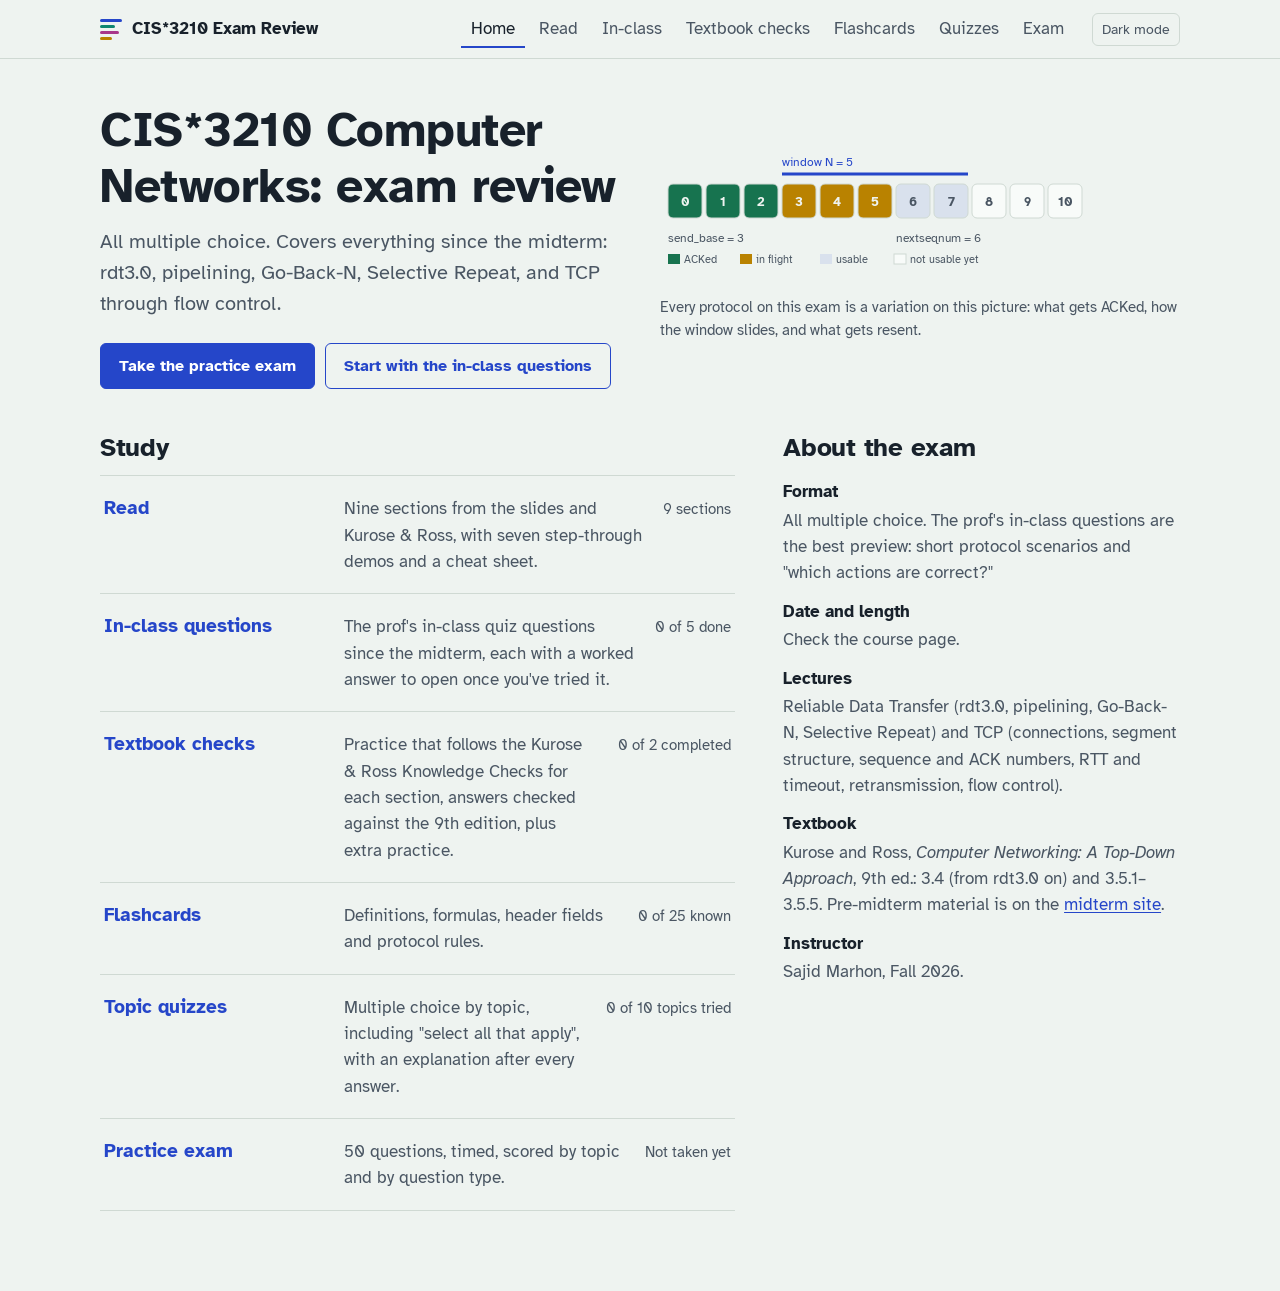
<file: index.html>
<!doctype html>
<html lang="en">
<head>
  <meta charset="utf-8">
  <meta name="viewport" content="width=device-width, initial-scale=1">
  <title>CIS*3210 Exam Review</title>
  <meta name="description" content="Reading notes, the prof's in-class questions, flashcards, topic quizzes and a timed practice exam for CIS*3210 Computer Networks.">
  <link rel="preconnect" href="https://fonts.googleapis.com">
  <link rel="preconnect" href="https://fonts.gstatic.com" crossorigin>
  <link href="https://fonts.googleapis.com/css2?family=Atkinson+Hyperlegible:wght@400;700&family=JetBrains+Mono:wght@400;600&display=swap" rel="stylesheet">
  <link rel="stylesheet" href="assets/style.css?v=20261027b">
  <link rel="icon" href="data:image/svg+xml,%3Csvg xmlns='http://www.w3.org/2000/svg' viewBox='0 0 16 16'%3E%3Crect x='0' y='1' width='16' height='3' rx='1' fill='%23a8378a'/%3E%3Crect x='2' y='5' width='14' height='3' rx='1' fill='%230e8570'/%3E%3Crect x='4' y='9' width='12' height='3' rx='1' fill='%232546c9'/%3E%3Crect x='7' y='13' width='9' height='3' rx='1' fill='%2318212b'/%3E%3C/svg%3E">
</head>
<body data-page="home">
  <header id="site-header"></header>
  <main>
    <section class="hero">
      <div>
        <h1>CIS*3210 Computer Networks: exam review</h1>
        <p class="when" id="when">All multiple choice. Covers everything since the midterm: rdt3.0, pipelining, Go-Back-N, Selective Repeat, and TCP through flow control.</p>
        <p class="countdown" id="countdown"></p>
        <div class="btn-row">
          <a class="btn" href="exam.html">Take the practice exam</a>
          <a class="btn secondary" href="review.html">Start with the in-class questions</a>
        </div>
      </div>
      <figure class="hero-fig" aria-label="A sliding window over sequence numbers: 0 to 2 acknowledged, 3 to 5 sent and not yet acknowledged, 6 and 7 usable, 8 onward not usable yet"><svg viewBox="0 0 430 130" role="img" aria-hidden="true" font-family="var(--font)"><path d="M122 24 h186" stroke="var(--accent)" stroke-width="3"/><text x="122" y="16" font-size="12" fill="var(--accent)">window N = 5</text><rect x="8" y="34" width="34" height="34" rx="5" fill="var(--ok)" stroke="var(--rule)"/><text x="25" y="56" text-anchor="middle" font-size="13" font-weight="700" fill="var(--paper)">0</text><rect x="46" y="34" width="34" height="34" rx="5" fill="var(--ok)" stroke="var(--rule)"/><text x="63" y="56" text-anchor="middle" font-size="13" font-weight="700" fill="var(--paper)">1</text><rect x="84" y="34" width="34" height="34" rx="5" fill="var(--ok)" stroke="var(--rule)"/><text x="101" y="56" text-anchor="middle" font-size="13" font-weight="700" fill="var(--paper)">2</text><rect x="122" y="34" width="34" height="34" rx="5" fill="var(--t3)" stroke="var(--rule)"/><text x="139" y="56" text-anchor="middle" font-size="13" font-weight="700" fill="var(--paper)">3</text><rect x="160" y="34" width="34" height="34" rx="5" fill="var(--t3)" stroke="var(--rule)"/><text x="177" y="56" text-anchor="middle" font-size="13" font-weight="700" fill="var(--paper)">4</text><rect x="198" y="34" width="34" height="34" rx="5" fill="var(--t3)" stroke="var(--rule)"/><text x="215" y="56" text-anchor="middle" font-size="13" font-weight="700" fill="var(--paper)">5</text><rect x="236" y="34" width="34" height="34" rx="5" fill="var(--accent-soft)" stroke="var(--rule)"/><text x="253" y="56" text-anchor="middle" font-size="13" font-weight="700" fill="var(--ink-2)">6</text><rect x="274" y="34" width="34" height="34" rx="5" fill="var(--accent-soft)" stroke="var(--rule)"/><text x="291" y="56" text-anchor="middle" font-size="13" font-weight="700" fill="var(--ink-2)">7</text><rect x="312" y="34" width="34" height="34" rx="5" fill="var(--paper-2)" stroke="var(--rule)"/><text x="329" y="56" text-anchor="middle" font-size="13" font-weight="700" fill="var(--ink-2)">8</text><rect x="350" y="34" width="34" height="34" rx="5" fill="var(--paper-2)" stroke="var(--rule)"/><text x="367" y="56" text-anchor="middle" font-size="13" font-weight="700" fill="var(--ink-2)">9</text><rect x="388" y="34" width="34" height="34" rx="5" fill="var(--paper-2)" stroke="var(--rule)"/><text x="405" y="56" text-anchor="middle" font-size="13" font-weight="700" fill="var(--ink-2)">10</text><text x="8" y="92" font-size="12" fill="var(--ink-2)">send_base = 3</text><text x="236" y="92" font-size="12" fill="var(--ink-2)">nextseqnum = 6</text><rect x="8" y="104" width="12" height="10" fill="var(--ok)"/><text x="24" y="113" font-size="11" fill="var(--ink-2)">ACKed</text><rect x="80" y="104" width="12" height="10" fill="var(--t3)"/><text x="96" y="113" font-size="11" fill="var(--ink-2)">in flight</text><rect x="160" y="104" width="12" height="10" fill="var(--accent-soft)"/><text x="176" y="113" font-size="11" fill="var(--ink-2)">usable</text><rect x="234" y="104" width="12" height="10" fill="var(--paper-2)" stroke="var(--rule)"/><text x="250" y="113" font-size="11" fill="var(--ink-2)">not usable yet</text></svg><figcaption class="lanes-caption">Every protocol on this exam is a variation on this picture: what gets ACKed, how the window slides, and what gets resent.</figcaption></figure>
    </section>

    <div class="home-grid">
      <section aria-labelledby="study-h">
        <h2 id="study-h" style="margin-top:0">Study</h2>
        <ul class="study-list">
          <li><a href="read.html"><span class="name">Read</span><span class="desc">Nine sections from the slides and Kurose &amp; Ross, with seven step-through demos and a cheat sheet.</span><span class="stat">9 sections</span></a></li>
          <li><a href="review.html"><span class="name">In-class questions</span><span class="desc">The prof's in-class quiz questions since the midterm, each with a worked answer to open once you've tried it.</span><span class="stat" id="stat-review"></span></a></li>
          <li><a href="knowledge.html"><span class="name">Textbook checks</span><span class="desc">Practice that follows the Kurose &amp; Ross Knowledge Checks for each section, answers checked against the 9th edition, plus extra practice.</span><span class="stat" id="stat-kc"></span></a></li>
          <li><a href="flashcards.html"><span class="name">Flashcards</span><span class="desc">Definitions, formulas, header fields and protocol rules.</span><span class="stat" id="stat-cards"></span></a></li>
          <li><a href="quiz.html"><span class="name">Topic quizzes</span><span class="desc">Multiple choice by topic, including "select all that apply", with an explanation after every answer.</span><span class="stat" id="stat-quiz"></span></a></li>
          <li><a href="exam.html"><span class="name">Practice exam</span><span class="desc">50 questions, timed, scored by topic and by question type.</span><span class="stat" id="stat-exam"></span></a></li>
        </ul>
      </section>

      <aside aria-labelledby="facts-h">
        <h2 id="facts-h" style="margin-top:0">About the exam</h2>
        <dl class="facts">
          <dt>Format</dt>
          <dd>All multiple choice. The prof's in-class questions are the best preview: short protocol scenarios and "which actions are correct?"</dd>
          <dt>Date and length</dt>
          <dd id="date-fact">Check the course page.</dd>
          <dt>Lectures</dt>
          <dd>Reliable Data Transfer (rdt3.0, pipelining, Go-Back-N, Selective Repeat) and TCP (connections, segment structure, sequence and ACK numbers, RTT and timeout, retransmission, flow control).</dd>
          <dt>Textbook</dt>
          <dd>Kurose and Ross, <em>Computer Networking: A Top-Down Approach</em>, 9th ed.: 3.4 (from rdt3.0 on) and 3.5.1–3.5.5. Pre-midterm material is on the <a href="https://akmcd.github.io/CIS3210/cis3210-study/">midterm site</a>.</dd>
          <dt>Instructor</dt>
          <dd>Sajid Marhon, Fall 2026.</dd>
        </dl>
      </aside>
    </div>
  </main>

  <script src="assets/common.js?v=20261027b"></script>
  <script src="data/flashcards.js?v=20261027b"></script>
  <script src="data/bank.js?v=20261027b"></script>
  <script src="data/review.js?v=20261027b"></script>
  <script src="data/kc-ref.js?v=20261027b"></script>
  <script>
    (function () {
      const S = window.Study;
      const d = S.daysUntilExam();
      const cd = document.getElementById('countdown');
      if (d === null) cd.textContent = '';
      else if (d > 1) cd.innerHTML = '<strong>' + d + '</strong> days to go.';
      else if (d === 1) cd.innerHTML = '<strong>Tomorrow.</strong> Skim the cheat sheet and sleep.';
      else if (d === 0) cd.innerHTML = '<strong>Today.</strong> Good luck.';
      else cd.textContent = 'The exam date has passed.';
      if (S.EXAM_DATE) {
        document.getElementById('date-fact').textContent = S.EXAM_DATE.toLocaleDateString(undefined, { weekday: 'long', month: 'long', day: 'numeric' }) + '.';
      }

      document.getElementById('stat-kc').textContent = Object.keys(S.store.get('kcRefProgress', {})).length + ' of ' + window.KC_REF.SECTIONS.length + ' completed';
      const known = S.store.get('cardsKnown', []);
      document.getElementById('stat-cards').textContent = known.length + ' of ' + window.FLASHCARDS.length + ' known';

      const rdone = S.store.get('reviewDone', []);
      document.getElementById('stat-review').textContent = rdone.length + ' of ' + window.REVIEW_BANK.length + ' done';

      const best = S.store.get('quizBest', {});
      const done = S.TOPIC_ORDER.filter(t => best[t]).length;
      document.getElementById('stat-quiz').textContent = done + ' of ' + S.TOPIC_ORDER.length + ' topics tried';

      const attempts = S.store.get('examAttempts', []);
      document.getElementById('stat-exam').textContent = attempts.length
        ? 'Best ' + Math.max.apply(null, attempts.map(a => Math.round(100 * a.score / a.total))) + '%'
        : 'Not taken yet';
    })();
  </script>
</body>
</html>
</file>
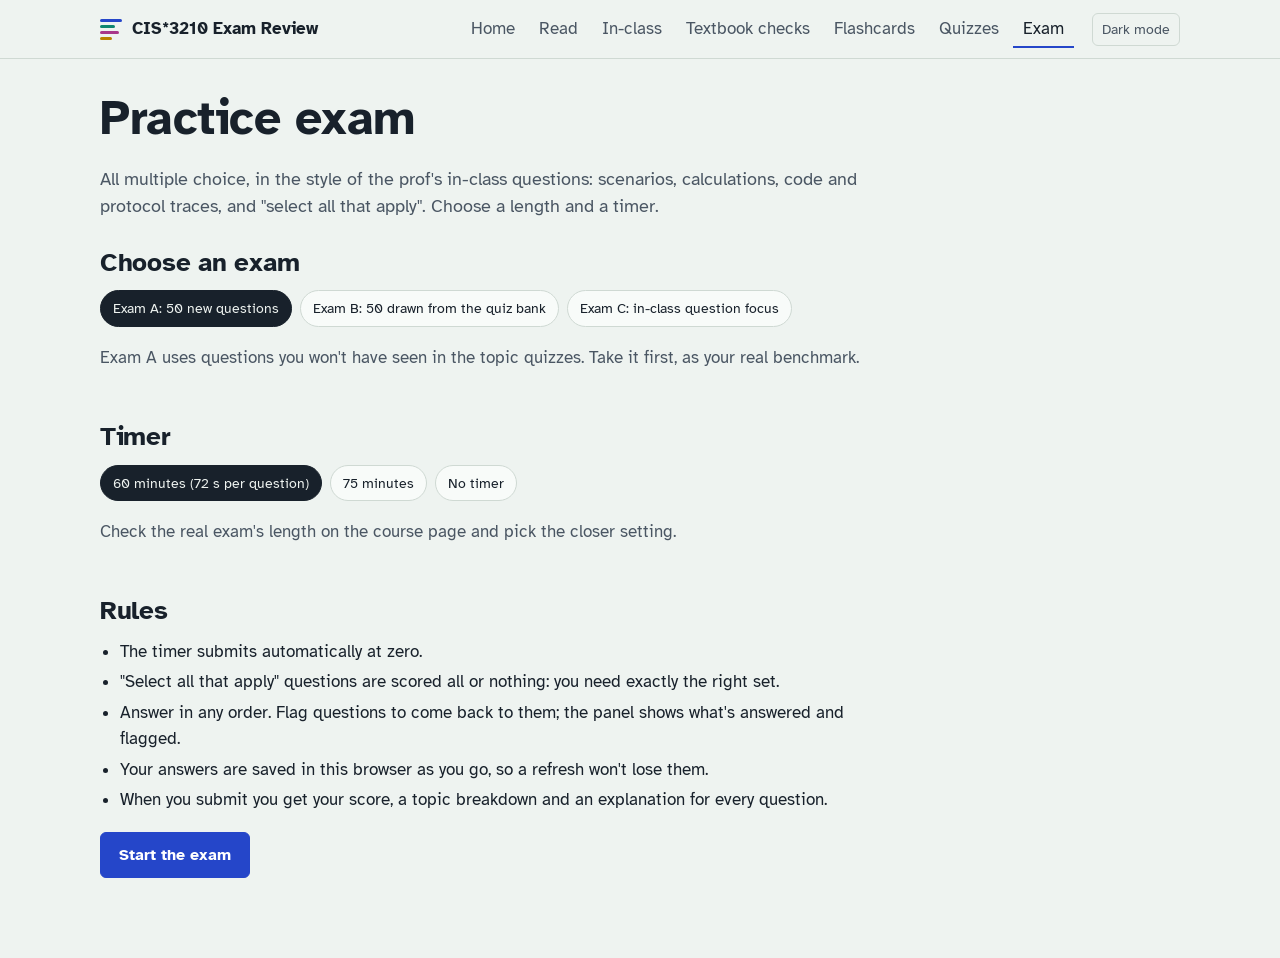
<file: exam.html>
<!doctype html>
<html lang="en">
<head>
  <meta charset="utf-8">
  <meta name="viewport" content="width=device-width, initial-scale=1">
  <title>Practice exam — CIS*3210 Exam Review</title>
  <link rel="preconnect" href="https://fonts.googleapis.com">
  <link rel="preconnect" href="https://fonts.gstatic.com" crossorigin>
  <link href="https://fonts.googleapis.com/css2?family=Atkinson+Hyperlegible:wght@400;700&family=JetBrains+Mono:wght@400;600&display=swap" rel="stylesheet">
  <link rel="stylesheet" href="assets/style.css?v=20261027b">
</head>
<body data-page="exam">
  <header id="site-header"></header>
  <main>
    <!-- Start -->
    <div id="start" class="start-panel">
      <div class="page-head">
        <h1>Practice exam</h1>
        <p>All multiple choice, in the style of the prof's in-class questions: scenarios, calculations, code and protocol traces, and "select all that apply". Choose a length and a timer.</p>
      </div>
      <h2 style="margin-top:0">Choose an exam</h2>
      <div class="chip-row" role="radiogroup" aria-label="Exam version" id="versions">
        <button class="chip" type="button" role="radio" data-v="A" aria-pressed="true" aria-checked="true">Exam A: 50 new questions</button>
        <button class="chip" type="button" role="radio" data-v="B" aria-pressed="false" aria-checked="false">Exam B: 50 drawn from the quiz bank</button>
        <button class="chip" type="button" role="radio" data-v="C" aria-pressed="false" aria-checked="false">Exam C: in-class question focus</button>
      </div>
      <p class="muted" id="version-note">Exam A uses questions you won't have seen in the topic quizzes. Take it first, as your real benchmark.</p>
      <h2>Timer</h2>
      <div class="chip-row" role="radiogroup" aria-label="Time limit" id="timers">
        <button class="chip" type="button" role="radio" data-m="60" aria-pressed="true" aria-checked="true">60 minutes (72 s per question)</button>
        <button class="chip" type="button" role="radio" data-m="75" aria-pressed="false" aria-checked="false">75 minutes</button>
        <button class="chip" type="button" role="radio" data-m="0" aria-pressed="false" aria-checked="false">No timer</button>
      </div>
      <p class="muted">Check the real exam's length on the course page and pick the closer setting.</p>
      <h2>Rules</h2>
      <ul class="rules">
        <li>The timer submits automatically at zero.</li>
        <li>"Select all that apply" questions are scored all or nothing: you need exactly the right set.</li>
        <li>Answer in any order. Flag questions to come back to them; the panel shows what's answered and flagged.</li>
        <li>Your answers are saved in this browser as you go, so a refresh won't lose them.</li>
        <li>When you submit you get your score, a topic breakdown and an explanation for every question.</li>
      </ul>
      <div class="btn-row" style="margin-top:18px">
        <button class="btn" type="button" id="begin">Start the exam</button>
        <button class="btn secondary" type="button" id="resume" hidden>Resume exam in progress</button>
      </div>
      <div id="history"></div>
    </div>

    <!-- In progress -->
    <div id="exam" hidden>
      <div class="exam-layout">
        <div id="questions"></div>
        <aside class="exam-side" id="side" aria-label="Exam progress">
          <div class="timer" id="timer" role="timer" aria-live="off">60:00</div>
          <div class="pace" id="pace"></div>
          <div class="btn-row" style="margin-bottom:8px">
            <button class="btn" type="button" id="submit">Submit exam</button>
            <button class="btn quiet grid-toggle" type="button" id="toggle-grid" aria-expanded="false">Questions</button>
          </div>
          <div class="qgrid" id="grid"></div>
          <div class="legend">
            <span><span class="kbd" style="background:var(--ink);color:var(--paper)">12</span> answered</span>
            <span><span class="kbd">12</span> not answered; a gold dot means flagged</span>
          </div>
        </aside>
      </div>
    </div>

    <!-- Results -->
    <div id="results" hidden>
      <div class="exam-layout">
        <div>
          <h1 id="res-title">Exam results</h1>
          <p class="score-big" id="res-score"></p>
          <p class="muted" id="res-sub"></p>
          <h2>By topic</h2>
          <div class="table-wrap"><table class="breakdown" id="by-topic"></table></div>
          <h2>By question type</h2>
          <div class="table-wrap"><table class="breakdown" id="by-kind"></table></div>
          <h2>Review</h2>
          <div class="chip-row" id="review-filter" role="group" aria-label="Show">
            <button class="chip" type="button" data-f="missed" aria-pressed="true">Missed</button>
            <button class="chip" type="button" data-f="flagged" aria-pressed="false">Flagged</button>
            <button class="chip" type="button" data-f="all" aria-pressed="false">All questions</button>
          </div>
          <div id="review"></div>
          <div class="btn-row" style="margin-top:20px">
            <button class="btn" type="button" id="new-exam">Take another exam</button>
            <a class="btn secondary" href="quiz.html">Practice weak topics</a>
          </div>
        </div>
        <aside class="exam-side">
          <div class="qgrid" id="res-grid" style="display:grid"></div>
          <div class="legend"><span>Green = correct, red = wrong or blank. Click a number to jump to it.</span></div>
        </aside>
      </div>
    </div>
  </main>

  <script src="assets/common.js?v=20261027b"></script>
  <script src="data/bank.js?v=20261027b"></script>
  <script src="data/review.js?v=20261027b"></script>
  <script src="data/exam.js?v=20261027b"></script>
  <script>
  (function () {
    const S = window.Study;
    const el = id => document.getElementById(id);
    const LETTERS = ['A', 'B', 'C', 'D', 'E', 'F', 'G', 'H', 'I'];
    const BY_ID = {};
    window.QUIZ_BANK.concat(window.EXAM_A).forEach(q => { BY_ID[q.id] = q; });

    let version = 'A', minutes = 60, st = null, tick = null;

    /* ---------- start screen ---------- */
    function radio(host, attr, onPick) {
      host.querySelectorAll('button').forEach(b => b.addEventListener('click', () => {
        host.querySelectorAll('button').forEach(x => { x.setAttribute('aria-pressed', String(x === b)); x.setAttribute('aria-checked', String(x === b)); });
        onPick(b.dataset[attr]);
      }));
    }
    radio(el('versions'), 'v', v => {
      version = v;
      el('version-note').textContent = v === 'A'
        ? 'Exam A uses questions you won\'t have seen in the topic quizzes. Take it first, as your real benchmark.'
        : v === 'C'
        ? 'Exam C has all ' + window.REVIEW_BANK.length + ' questions built from the prof\'s in-class questions, plus ' + (50 - window.REVIEW_BANK.length) + ' drawn from the other topics.'
        : 'Exam B draws a fresh random 50 from the quiz bank each time, spread across all topics.';
    });
    radio(el('timers'), 'm', m => { minutes = Number(m); });

    const byTopic = (a, b) => S.TOPIC_ORDER.indexOf(a.topic) - S.TOPIC_ORDER.indexOf(b.topic);

    function buildExamC() {
      const review = window.REVIEW_BANK.slice();
      const others = S.shuffle(window.QUIZ_BANK.filter(q => q.topic !== 'review')).slice(0, 50 - review.length);
      return others.concat(review).sort(byTopic);
    }

    function buildExamB() {
      const bank = window.QUIZ_BANK;
      const picked = [];
      S.TOPIC_ORDER.forEach(t => {
        const pool = S.shuffle(bank.filter(q => q.topic === t));
        picked.push.apply(picked, pool.slice(0, Math.round(50 * pool.length / bank.length)));
      });
      const rest = S.shuffle(bank.filter(q => picked.indexOf(q) < 0));
      while (picked.length < 50) picked.push(rest.shift());
      while (picked.length > 50) picked.pop();
      return picked.sort(byTopic);
    }

    function begin() {
      const qs = version === 'A' ? window.EXAM_A.slice() : version === 'C' ? buildExamC() : buildExamB();
      const orders = {};
      qs.forEach(q => { orders[q.id] = S.optionOrder(q); });
      st = { version: version, ids: qs.map(q => q.id), orders: orders, answers: {}, flags: {}, start: Date.now(), minutes: minutes };
      save();
      openExam();
    }

    function save() { S.store.set('examInProgress', st); }
    const duration = () => st.minutes * 60 * 1000;
    const isAnswered = id => S.answered(st.answers[id]);

    function showHistory() {
      const attempts = S.store.get('examAttempts', []);
      const inProgress = S.store.get('examInProgress', null);
      el('resume').hidden = !inProgress;
      if (!attempts.length) { el('history').innerHTML = ''; return; }
      el('history').innerHTML = '<h2>Past attempts</h2><div class="table-wrap"><table><thead><tr><th>Date</th><th>Exam</th><th>Score</th><th>Time used</th></tr></thead><tbody>' +
        attempts.slice().reverse().map(a => '<tr><td>' + new Date(a.when).toLocaleString() + '</td><td>' + a.version + '</td><td>' + a.score + ' / ' + a.total + ' (' + Math.round(100 * a.score / a.total) + '%)</td><td>' + (a.used === null ? 'Untimed' : fmtTime(a.used)) + '</td></tr>').join('') +
        '</tbody></table></div>';
    }

    /* ---------- exam ---------- */
    function optionButtons(q, i) {
      const ord = st.orders[q.id], multi = S.isMulti(q), mine = st.answers[q.id];
      const isOn = oi => multi ? Array.isArray(mine) && mine.indexOf(oi) >= 0 : mine === oi;
      return '<div class="options" role="' + (multi ? 'group' : 'radiogroup') + '" aria-label="Question ' + (i + 1) + ' choices">' +
        ord.map((oi, k) => '<button class="option' + (multi ? ' multi' : '') + '" type="button" role="' + (multi ? 'checkbox' : 'radio') + '" data-i="' + i + '" data-o="' + oi + '" aria-checked="' + isOn(oi) + '"><span class="letter">' + LETTERS[k] + '</span><span>' + S.md(q.options[oi]) + '</span></button>').join('') +
        '</div>';
    }

    function openExam() {
      el('start').hidden = true; el('results').hidden = true; el('exam').hidden = false;
      const qs = st.ids.map(id => BY_ID[id]);
      el('questions').innerHTML = qs.map((q, i) =>
        '<section class="exam-q" id="q-' + i + '">' +
        '<div class="q-meta"><span>Question ' + (i + 1) + ' of ' + qs.length + '</span><span>' + S.KIND_LABEL[q.kind] + '</span></div>' +
        S.stemHTML(q) + optionButtons(q, i) +
        '<div class="btn-row"><button class="btn quiet flag-btn" type="button" data-i="' + i + '" aria-pressed="' + Boolean(st.flags[q.id]) + '">' + (st.flags[q.id] ? 'Flagged' : 'Flag for review') + '</button>' +
        '<button class="btn quiet clear-btn" type="button" data-i="' + i + '">Clear answer</button></div></section>').join('');

      el('questions').querySelectorAll('.option').forEach(b => b.addEventListener('click', () => {
        const i = Number(b.dataset.i), q = BY_ID[st.ids[i]], oi = Number(b.dataset.o);
        if (S.isMulti(q)) {
          const cur = Array.isArray(st.answers[q.id]) ? st.answers[q.id].slice() : [];
          const at = cur.indexOf(oi);
          if (at >= 0) cur.splice(at, 1); else cur.push(oi);
          if (cur.length) st.answers[q.id] = cur.sort(); else delete st.answers[q.id];
          b.setAttribute('aria-checked', String(at < 0));
        } else {
          st.answers[q.id] = oi;
          b.parentElement.querySelectorAll('.option').forEach(x => x.setAttribute('aria-checked', String(x === b)));
        }
        save(); updateGrid();
      }));
      el('questions').querySelectorAll('.flag-btn').forEach(b => b.addEventListener('click', () => {
        const q = BY_ID[st.ids[Number(b.dataset.i)]];
        st.flags[q.id] = !st.flags[q.id];
        b.setAttribute('aria-pressed', String(st.flags[q.id]));
        b.textContent = st.flags[q.id] ? 'Flagged' : 'Flag for review';
        save(); updateGrid();
      }));
      el('questions').querySelectorAll('.clear-btn').forEach(b => b.addEventListener('click', () => {
        const i = Number(b.dataset.i), q = BY_ID[st.ids[i]];
        delete st.answers[q.id];
        el('q-' + i).querySelectorAll('.option').forEach(x => x.setAttribute('aria-checked', 'false'));
        save(); updateGrid();
      }));

      el('grid').innerHTML = st.ids.map((id, i) => '<button type="button" data-i="' + i + '">' + (i + 1) + '</button>').join('');
      el('grid').querySelectorAll('button').forEach(b => b.addEventListener('click', () => jump(Number(b.dataset.i))));
      updateGrid();

      clearInterval(tick);
      if (st.minutes) { tick = setInterval(updateTimer, 1000); updateTimer(); }
      else { el('timer').textContent = 'Untimed'; }
      window.scrollTo(0, 0);
    }

    function jump(i) {
      const target = el('q-' + i) || el('rq-' + i);
      if (target) target.scrollIntoView({ behavior: 'smooth', block: 'start' });
      el('side').classList.remove('open'); el('toggle-grid').setAttribute('aria-expanded', 'false');
    }

    function updateGrid() {
      const n = st.ids.filter(isAnswered).length;
      el('grid').querySelectorAll('button').forEach((b, i) => {
        const id = st.ids[i];
        b.classList.toggle('answered', isAnswered(id));
        b.classList.toggle('flagged', Boolean(st.flags[id]));
        b.setAttribute('aria-label', 'Question ' + (i + 1) + (isAnswered(id) ? ', answered' : ', not answered') + (st.flags[id] ? ', flagged' : ''));
      });
      el('submit').textContent = 'Submit exam (' + n + '/' + st.ids.length + ')';
      if (!st.minutes) el('pace').textContent = n + ' of ' + st.ids.length + ' answered';
    }

    function fmtTime(ms) {
      const s = Math.max(0, Math.round(ms / 1000));
      return Math.floor(s / 60) + ':' + String(s % 60).padStart(2, '0');
    }

    function updateTimer() {
      const elapsed = Date.now() - st.start;
      const left = duration() - elapsed;
      el('timer').textContent = fmtTime(left);
      el('timer').classList.toggle('low', left < 5 * 60 * 1000);
      const per = duration() / st.ids.length;
      const target = Math.min(st.ids.length, Math.floor(elapsed / per) + 1);
      const n = st.ids.filter(isAnswered).length;
      el('pace').textContent = n + ' of ' + st.ids.length + ' answered. On pace you\'d be at question ' + target + '.';
      if (left <= 0) { clearInterval(tick); submit(true); }
    }

    function submit(auto) {
      const blank = st.ids.filter(id => !isAnswered(id)).length;
      if (!auto && blank > 0 && !window.confirm(blank + ' question' + (blank === 1 ? ' is' : 's are') + ' unanswered. Submit anyway?')) return;
      clearInterval(tick);
      const qs = st.ids.map(id => BY_ID[id]);
      const score = qs.filter(q => S.isCorrect(q, st.answers[q.id])).length;
      const used = st.minutes ? Math.min(Date.now() - st.start, duration()) : null;
      const attempts = S.store.get('examAttempts', []);
      attempts.push({ when: Date.now(), version: st.version, score: score, total: qs.length, used: used });
      S.store.set('examAttempts', attempts);
      S.store.remove('examInProgress');
      showResults(qs, score, used, auto);
    }

    /* ---------- results ---------- */
    let reviewFilter = 'missed', lastQs = [];
    function showResults(qs, score, used, auto) {
      lastQs = qs;
      el('exam').hidden = true; el('results').hidden = false;
      const pct = Math.round(100 * score / qs.length);
      el('res-title').textContent = 'Exam ' + st.version + ' results';
      el('res-score').textContent = score + ' / ' + qs.length + ' (' + pct + '%)';
      el('res-sub').textContent = (auto ? 'Time ran out. ' : '') + (used === null ? 'Untimed attempt.' : 'Time used: ' + fmtTime(used) + ' of ' + st.minutes + ':00.');

      function table(keys, keyOf, label) {
        const rows = keys.map(k => {
          const sub = qs.filter(q => keyOf(q) === k);
          if (!sub.length) return '';
          const right = sub.filter(q => S.isCorrect(q, st.answers[q.id])).length;
          const p = Math.round(100 * right / sub.length);
          return '<tr><td>' + S.esc(label(k)) + '</td><td class="bar-cell"><div class="mini-bar"><span style="width:' + p + '%"></span></div></td><td>' + right + ' / ' + sub.length + '</td></tr>';
        }).join('');
        return '<thead><tr><th>Area</th><th class="bar-cell">Score</th><th>Correct</th></tr></thead><tbody>' + rows + '</tbody>';
      }
      el('by-topic').innerHTML = table(S.TOPIC_ORDER, q => q.topic, k => S.TOPICS[k]);
      el('by-kind').innerHTML = table(['concept', 'scenario', 'calc', 'code', 'multi'], q => S.isMulti(q) ? 'multi' : q.kind,
        k => k === 'multi' ? 'Select all that apply (any type)' : S.KIND_LABEL[k]);

      el('res-grid').innerHTML = qs.map((q, i) => '<button type="button" data-i="' + i + '" class="' + (S.isCorrect(q, st.answers[q.id]) ? 'right' : 'miss') + '">' + (i + 1) + '</button>').join('');
      el('res-grid').querySelectorAll('button').forEach(b => b.addEventListener('click', () => {
        if (reviewFilter !== 'all') setFilter('all');
        jump(Number(b.dataset.i));
      }));
      renderReview();
      window.scrollTo(0, 0);
    }

    function setFilter(f) {
      reviewFilter = f;
      el('review-filter').querySelectorAll('button').forEach(x => x.setAttribute('aria-pressed', String(x.dataset.f === f)));
      renderReview();
    }
    el('review-filter').querySelectorAll('button').forEach(b => b.addEventListener('click', () => setFilter(b.dataset.f)));

    function renderReview() {
      const items = lastQs.map((q, i) => ({ q: q, i: i })).filter(o => {
        const ok = S.isCorrect(o.q, st.answers[o.q.id]);
        return reviewFilter === 'all' || (reviewFilter === 'missed' && !ok) || (reviewFilter === 'flagged' && st.flags[o.q.id]);
      });
      if (!items.length) {
        el('review').innerHTML = '<p>' + (reviewFilter === 'missed' ? 'You missed nothing.' : 'You didn\'t flag any questions.') + '</p>';
        return;
      }
      el('review').innerHTML = items.map(o => {
        const q = o.q, ord = st.orders[q.id], mine = st.answers[q.id], ok = S.isCorrect(q, mine);
        const chose = oi => Array.isArray(mine) ? mine.indexOf(oi) >= 0 : mine === oi;
        return '<section class="exam-q" id="rq-' + o.i + '"><div class="q-meta"><span>Question ' + (o.i + 1) + '</span><span>' + S.TOPICS[q.topic] + '</span><span>' + S.KIND_LABEL[q.kind] + '</span></div>' +
          S.stemHTML(q) + '<div class="options">' +
          ord.map((oi, k) => {
            const right = S.isRightOption(q, oi), c = chose(oi);
            const cls = right && c ? ' correct' : right ? (S.isMulti(q) ? ' missed' : ' correct') : c ? ' wrong' : '';
            return '<div class="option' + (S.isMulti(q) ? ' multi' : '') + cls + '"><span class="letter">' + LETTERS[k] + '</span><span>' + S.md(q.options[oi]) +
              (q.explain ? '<span class="opt-why">' + S.md(q.explain[oi]) + '</span>' : '') + '</span></div>';
          }).join('') +
          '</div><div class="feedback ' + (ok ? 'ok' : 'no') + '"><strong>' + (ok ? 'Correct.' : (!S.answered(mine) ? 'Not answered.' : 'Incorrect.')) + '</strong>' + S.md(q.why) + '</div>' + S.extrasHTML(q) + '</section>';
      }).join('');
    }

    /* ---------- wiring ---------- */
    el('begin').addEventListener('click', () => {
      if (S.store.get('examInProgress', null) && !window.confirm('Start a new exam? Your exam in progress will be discarded.')) return;
      begin();
    });
    el('resume').addEventListener('click', () => {
      st = S.store.get('examInProgress', null);
      if (!st || !st.ids.every(id => BY_ID[id])) { S.store.remove('examInProgress'); showHistory(); return; }
      if (st.minutes === undefined) st.minutes = 60;
      if (st.minutes && Date.now() - st.start >= duration()) { openExam(); submit(true); return; }
      openExam();
    });
    el('submit').addEventListener('click', () => submit(false));
    el('toggle-grid').addEventListener('click', () => {
      const open = el('side').classList.toggle('open');
      el('toggle-grid').setAttribute('aria-expanded', String(open));
    });
    el('new-exam').addEventListener('click', () => {
      el('results').hidden = true; el('start').hidden = false; showHistory(); window.scrollTo(0, 0);
    });

    showHistory();
  })();
  </script>
</body>
</html>
</file>
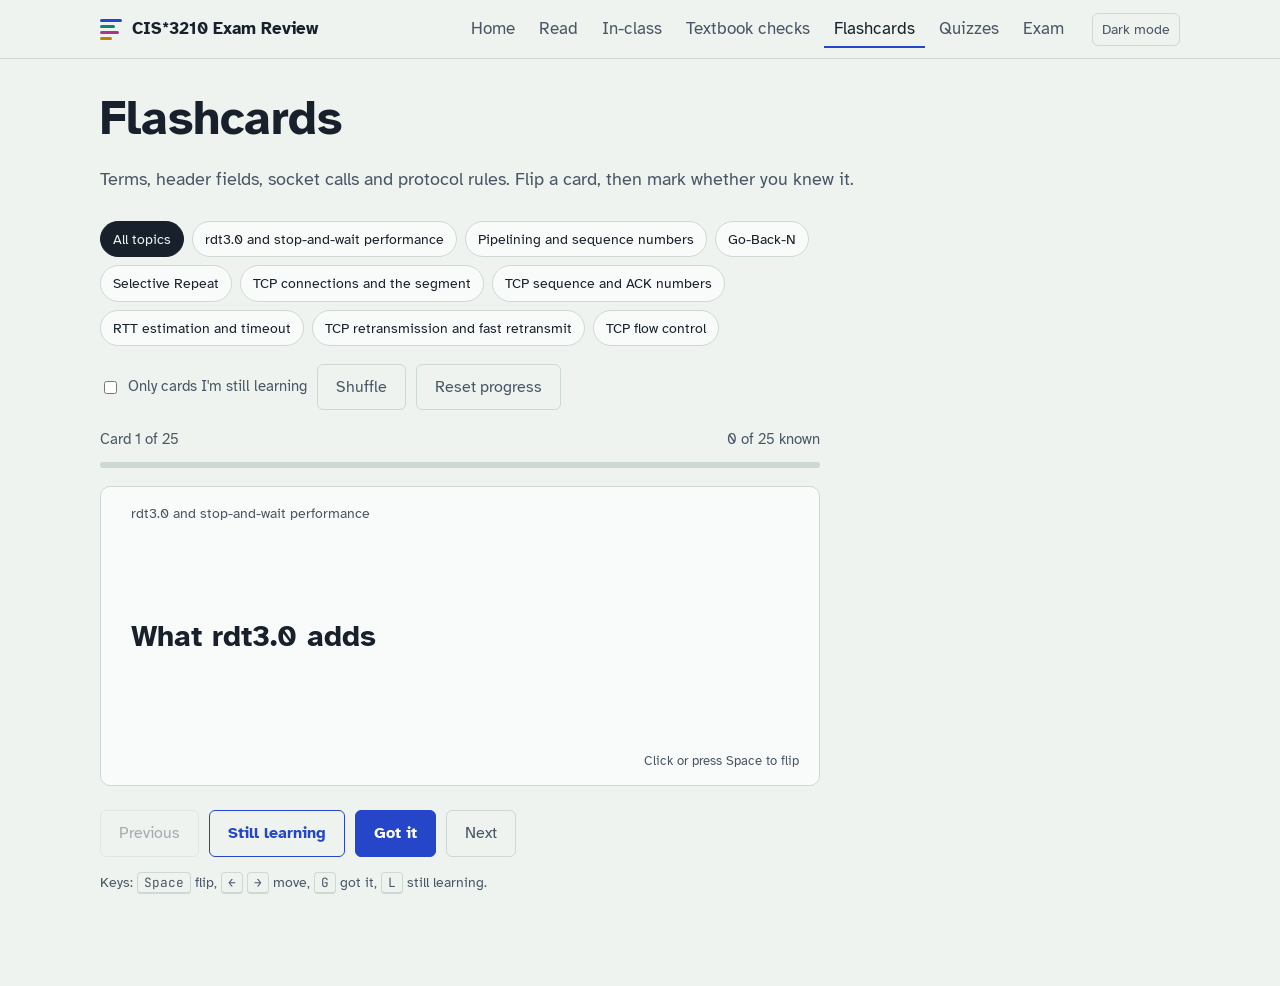
<file: flashcards.html>
<!doctype html>
<html lang="en">
<head>
  <meta charset="utf-8">
  <meta name="viewport" content="width=device-width, initial-scale=1">
  <title>Flashcards — CIS*3210 Exam Review</title>
  <link rel="preconnect" href="https://fonts.googleapis.com">
  <link rel="preconnect" href="https://fonts.gstatic.com" crossorigin>
  <link href="https://fonts.googleapis.com/css2?family=Atkinson+Hyperlegible:wght@400;700&family=JetBrains+Mono:wght@400;600&display=swap" rel="stylesheet">
  <link rel="stylesheet" href="assets/style.css?v=20261027b">
</head>
<body data-page="flashcards">
  <header id="site-header"></header>
  <main>
    <div class="page-head">
      <h1>Flashcards</h1>
      <p>Terms, header fields, socket calls and protocol rules. Flip a card, then mark whether you knew it.</p>
    </div>

    <div class="fc-wrap">
      <div class="chip-row" id="topics" role="group" aria-label="Topic"></div>
      <div class="btn-row" style="margin-bottom:18px">
        <label class="inline"><input type="checkbox" id="learning-only"> Only cards I'm still learning</label>
        <button class="btn quiet" type="button" id="shuffle">Shuffle</button>
        <button class="btn quiet" type="button" id="reset">Reset progress</button>
      </div>

      <div class="fc-meta"><span id="position"></span><span id="known-count"></span></div>
      <div class="fc-progress" aria-hidden="true"><span id="known-bar"></span></div>

      <div id="stage">
        <div class="card-stage">
          <button class="flashcard" id="card" type="button" aria-live="polite">
            <div class="face front"><span class="topic-tag" id="front-topic"></span><div class="text" id="front-text"></div><span class="hint">Click or press Space to flip</span></div>
            <div class="face back"><span class="topic-tag" id="back-topic"></span><div class="text" id="back-text"></div></div>
          </button>
        </div>
        <div class="btn-row">
          <button class="btn quiet" type="button" id="prev">Previous</button>
          <button class="btn secondary" type="button" id="again">Still learning</button>
          <button class="btn" type="button" id="got">Got it</button>
          <button class="btn quiet" type="button" id="next">Next</button>
        </div>
        <p class="muted" style="margin-top:14px;font-size:0.9rem">Keys: <span class="kbd">Space</span> flip, <span class="kbd">←</span> <span class="kbd">→</span> move, <span class="kbd">G</span> got it, <span class="kbd">L</span> still learning.</p>
      </div>
      <div id="empty" hidden>
        <p class="lead"><strong>You know every card in this set.</strong></p>
        <p>Turn off "Only cards I'm still learning" to review them all, or pick another topic.</p>
      </div>
    </div>
  </main>

  <script src="assets/common.js?v=20261027b"></script>
  <script src="data/flashcards.js?v=20261027b"></script>
  <script>
  (function () {
    const S = window.Study;
    const ALL = window.FLASHCARDS.map((c, i) => Object.assign({ key: c.topic + ':' + c.front }, c));
    let known = new Set(S.store.get('cardsKnown', []));
    let topic = 'all', learningOnly = false, deck = [], pos = 0;

    const el = id => document.getElementById(id);
    const card = el('card');

    function saveKnown() { S.store.set('cardsKnown', Array.from(known)); }

    function buildTopics() {
      const host = el('topics');
      const opts = [['all', 'All topics']].concat(S.TOPIC_ORDER.filter(t => ALL.some(c => c.topic === t)).map(t => [t, S.TOPICS[t]]));
      host.innerHTML = opts.map(o => '<button class="chip" type="button" data-topic="' + o[0] + '" aria-pressed="' + (o[0] === topic) + '">' + S.esc(o[1]) + '</button>').join('');
      host.querySelectorAll('button').forEach(b => b.addEventListener('click', () => {
        topic = b.dataset.topic;
        host.querySelectorAll('button').forEach(x => x.setAttribute('aria-pressed', String(x === b)));
        buildDeck(false);
      }));
    }

    function buildDeck(shuffled) {
      let cards = ALL.filter(c => topic === 'all' || c.topic === topic);
      if (learningOnly) cards = cards.filter(c => !known.has(c.key));
      deck = shuffled ? S.shuffle(cards) : cards;
      pos = 0;
      render();
    }

    function render() {
      const inTopic = ALL.filter(c => topic === 'all' || c.topic === topic);
      const k = inTopic.filter(c => known.has(c.key)).length;
      el('known-count').textContent = k + ' of ' + inTopic.length + ' known';
      el('known-bar').style.width = (inTopic.length ? (100 * k / inTopic.length) : 0) + '%';
      if (!deck.length) {
        el('stage').hidden = true; el('empty').hidden = false; el('position').textContent = '';
        return;
      }
      el('stage').hidden = false; el('empty').hidden = true;
      const c = deck[pos];
      card.classList.remove('flipped');
      el('front-text').innerHTML = S.md(c.front);
      el('back-text').innerHTML = S.md(c.back);
      const t = S.TOPICS[c.topic] + (known.has(c.key) ? ', marked known' : '');
      el('front-topic').textContent = t; el('back-topic').textContent = t;
      el('position').textContent = 'Card ' + (pos + 1) + ' of ' + deck.length;
      el('prev').disabled = pos === 0;
    }

    function flip() { card.classList.toggle('flipped'); }
    function move(d) {
      if (!deck.length) return;
      pos = Math.min(Math.max(pos + d, 0), deck.length - 1);
      render();
    }
    function mark(isKnown) {
      if (!deck.length) return;
      const c = deck[pos];
      if (isKnown) known.add(c.key); else known.delete(c.key);
      saveKnown();
      if (learningOnly && isKnown) {
        deck.splice(pos, 1);
        if (pos >= deck.length) pos = Math.max(0, deck.length - 1);
        render();
      } else if (pos < deck.length - 1) { move(1); } else { render(); }
    }

    card.addEventListener('click', flip);
    el('prev').addEventListener('click', () => move(-1));
    el('next').addEventListener('click', () => move(1));
    el('got').addEventListener('click', () => mark(true));
    el('again').addEventListener('click', () => mark(false));
    el('shuffle').addEventListener('click', () => buildDeck(true));
    el('learning-only').addEventListener('change', e => { learningOnly = e.target.checked; buildDeck(false); });
    el('reset').addEventListener('click', () => {
      if (!window.confirm('Mark every card as still learning?')) return;
      known = new Set(); saveKnown(); buildDeck(false);
    });
    document.addEventListener('keydown', e => {
      if (e.target.closest && e.target.closest('input, select, textarea')) return;
      if (e.key === ' ' || e.key === 'Enter') { if (e.target === card || e.target === document.body) { e.preventDefault(); flip(); } }
      else if (e.key === 'ArrowRight') move(1);
      else if (e.key === 'ArrowLeft') move(-1);
      else if (e.key === 'g' || e.key === 'G') mark(true);
      else if (e.key === 'l' || e.key === 'L') mark(false);
    });

    buildTopics();
    buildDeck(false);
  })();
  </script>
</body>
</html>
</file>
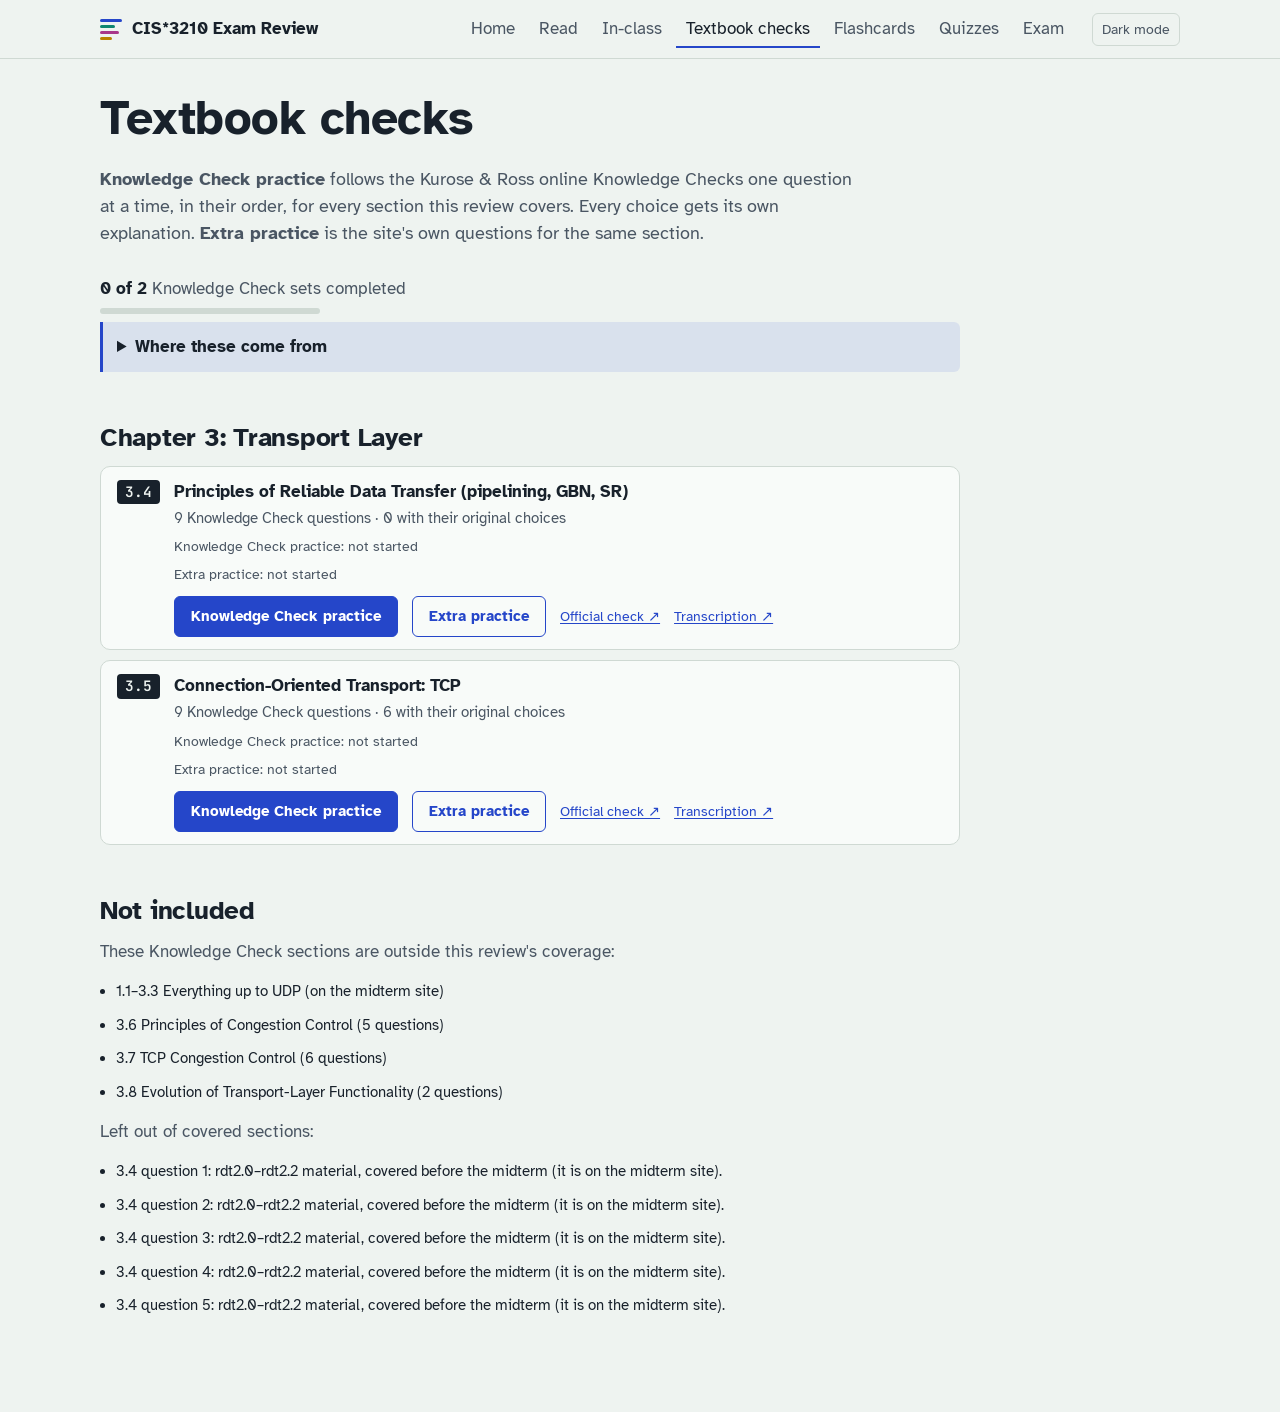
<file: knowledge.html>
<!doctype html>
<html lang="en">
<head>
  <meta charset="utf-8">
  <meta name="viewport" content="width=device-width, initial-scale=1">
  <title>Textbook checks — CIS*3210 Exam Review</title>
  <link rel="preconnect" href="https://fonts.googleapis.com">
  <link rel="preconnect" href="https://fonts.gstatic.com" crossorigin>
  <link href="https://fonts.googleapis.com/css2?family=Atkinson+Hyperlegible:wght@400;700&family=JetBrains+Mono:wght@400;600&display=swap" rel="stylesheet">
  <link rel="stylesheet" href="assets/style.css?v=20261027b">
</head>
<body data-page="knowledge">
  <header id="site-header"></header>
  <main>
    <!-- Section list -->
    <div id="list">
      <div class="page-head">
        <h1>Textbook checks</h1>
        <p><strong>Knowledge Check practice</strong> follows the Kurose &amp; Ross online Knowledge Checks one question at a time, in their order, for every section this review covers. Every choice gets its own explanation. <strong>Extra practice</strong> is the site's own questions for the same section.</p>
      </div>

      <div class="review-bar">
        <div><strong id="done-count">0</strong> <span class="muted">Knowledge Check sets completed</span>
          <div class="fc-progress" aria-hidden="true"><span id="done-bar"></span></div></div>
      </div>

      <details class="callout kc-note" id="about">
        <summary><strong>Where these come from</strong></summary>
        <p><strong>Source.</strong> Each item matches one question from the Kurose &amp; Ross online Knowledge Checks, as transcribed in <a href="https://github.com/daf2a/Computer_Networking_Problemset" target="_blank" rel="noopener">daf2a/Computer_Networking_Problemset</a> (December 2023). That repo's README says 7th edition, but the question set follows the online site's 8th-edition layout (for example, Socket Programming is 2.7 there). Section numbers on this page follow your 9th edition.</p>
        <p><strong>Wording.</strong> The setups, numbers and correct answers follow the originals; the question text is reworded, because the original wording belongs to the authors. Every answer was checked against the 9th edition, and an <em>answer-key note</em> appears wherever the transcription's key disagrees with it.</p>
        <p><strong>What each tag means.</strong></p>
        <ul class="fid-key">
          <li><span class="fid-tag full">Original choices</span> The original's choices (true/false, matching pairs, or a list in the question) and its answer are both available.</li>
          <li><span class="fid-tag pool">Shared choice list</span> Sibling questions in the original shared one list; the choices here are their combined answers.</li>
          <li><span class="fid-tag setup">Choices added</span> The original was a calculation or fill-in; its setup and answer are kept, and the choices were written for this site.</li>
          <li><span class="fid-tag answer">Choices added</span> Only the original's correct answer is known; the other choices were written for this site.</li>
        </ul>
        <p><strong>Your instructor's questions</strong> stay on the <a href="review.html">In-class</a> page and are never mixed in here.</p>
      </details>

      <div id="sections"></div>
      <div id="not-included"></div>
    </div>

    <!-- Practice runner -->
    <div id="runner" hidden>
      <div class="qcard">
        <div class="progress-line" aria-hidden="true"><span id="bar"></span></div>
        <div class="q-meta"><span id="q-pos"></span><span id="q-sec"></span><span id="q-origin"></span></div>
        <p class="q-concept" id="q-concept"></p>
        <div id="stem"></div>
        <div id="answer-area"></div>
        <div id="feedback"></div>
        <div class="btn-row">
          <button class="btn" type="button" id="check" hidden>Check answer</button>
          <button class="btn" type="button" id="next" hidden>Next question</button>
          <button class="btn quiet" type="button" id="quit">Back to sections</button>
        </div>
      </div>
    </div>

    <!-- Results -->
    <div id="results" hidden>
      <div class="qcard">
        <h1 id="r-title">Section complete</h1>
        <p class="score-big" id="r-score"></p>
        <p class="muted" id="r-sub"></p>
        <div class="btn-row" style="margin:18px 0 30px">
          <button class="btn" type="button" id="retry-missed">Retry the ones I missed</button>
          <button class="btn secondary" type="button" id="again">Practice this set again</button>
          <button class="btn quiet" type="button" id="back">All sections</button>
        </div>
        <div id="review"></div>
      </div>
    </div>
  </main>

  <script src="assets/common.js?v=20261027b"></script>
  <script src="data/bank.js?v=20261027b"></script>
  <script src="data/kc.js?v=20261027b"></script>
  <script src="data/kc-ref.js?v=20261027b"></script>
  <script>
  (function () {
    const S = window.Study;
    const KC = window.KC;            /* the site's own extra-practice questions */
    const REF = window.KC_REF;       /* Knowledge Check practice */
    const el = id => document.getElementById(id);
    const LETTERS = ['A', 'B', 'C', 'D', 'E', 'F', 'G', 'H', 'I'];
    const OFFICIAL = (c, s) => 'https://www-net.cs.umass.edu/kurose_ross/knowledgechecks/problem.php?c=' + c + '&s=' + s;
    const CHAPTERS = { 1: 'Chapter 1: Introduction', 2: 'Chapter 2: Application Layer', 3: 'Chapter 3: Transport Layer' };
    const FID = {
      full: ['full', 'Original choices'],
      pool: ['pool', 'Shared choice list'],
      setup: ['setup', 'Choices added'],
      answer: ['answer', 'Choices added']
    };
    const FID_TITLE = {
      full: 'The original choices and answer are available; the wording is adapted.',
      pool: 'Choices combined from the answers of sibling original questions that shared one list.',
      setup: 'Original setup and answer; the original was a calculation or fill-in, so the choices were written for this site.',
      answer: 'Only the original correct answer is available; the other choices were written for this site.'
    };

    /* ---------- progress ---------- */
    const refProg = () => S.store.get('kcRefProgress', {});
    const ownProg = () => S.store.get('kcProgress', {});
    function statusText(p, label) {
      if (!p) return '<span class="kc-status">' + label + ': not started</span>';
      return '<span class="kc-status done">' + label + ': best ' + p.best + '/' + p.total + ' · last ' + p.last + '/' + p.total + '</span>';
    }
    const refItems = key => REF.QUESTIONS.filter(q => q.sec === key).sort((a, b) => a.num - b.num);

    /* ---------- section list ---------- */
    function renderList() {
      let h = '';
      [3].forEach(ch => {
        h += '<h2>' + CHAPTERS[ch] + '</h2><ul class="kc-list">';
        REF.SECTIONS.filter(s => s.chapter === ch).forEach(s => {
          const items = refItems(s.key);
          const nFull = items.filter(q => q.fid === 'full' || q.fid === 'pool').length;
          const own = KC.SECTIONS.find(x => x.key === s.key);
          const done = Boolean(refProg()[s.key]);
          h += '<li class="kc-row' + (done ? ' is-done' : '') + '">' +
            '<span class="ex-num">' + S.esc(s.key) + '</span>' +
            '<div class="kc-main"><div class="kc-title">' + S.esc(s.title) +
              (s.online !== s.key ? ' <span class="kc-online">(' + S.esc(s.online) + ' online)</span>' : '') +
              (s.reading ? '' : ' <span class="kc-outside">Outside your listed reading</span>') + '</div>' +
            '<div class="kc-what">' + items.length + ' Knowledge Check questions · ' + nFull + ' with their original choices</div>' +
            statusText(refProg()[s.key], 'Knowledge Check practice') +
            (own ? statusText(ownProg()[s.key], 'Extra practice') : '') +
            '<div class="kc-actions"><button class="btn" type="button" data-ref="' + s.key + '">Knowledge Check practice</button>' +
              (own ? '<button class="btn secondary" type="button" data-sec="' + s.key + '">Extra practice</button>'
                   : '<a class="btn secondary" href="quiz.html?topic=internet">Extra practice</a>') +
              '<a class="kc-official" href="' + OFFICIAL(s.official[0], s.official[1]) + '" target="_blank" rel="noopener">Official check ↗<span class="visually-hidden"> (UMass site, new tab, often unavailable)</span></a>' +
              '<a class="kc-official" href="' + REF.REPO + '#' + s.anchor + '" target="_blank" rel="noopener">Transcription ↗<span class="visually-hidden"> (GitHub, new tab)</span></a>' +
            '</div></div></li>';
        });
        h += '</ul>';
      });
      el('sections').innerHTML = h;
      el('sections').querySelectorAll('button[data-ref]').forEach(b => b.addEventListener('click', () => start('ref', b.dataset.ref)));
      el('sections').querySelectorAll('button[data-sec]').forEach(b => b.addEventListener('click', () => start('own', b.dataset.sec)));
      const n = REF.SECTIONS.filter(s => refProg()[s.key]).length;
      el('done-count').textContent = n + ' of ' + REF.SECTIONS.length;
      el('done-bar').style.width = (100 * n / REF.SECTIONS.length) + '%';

      el('not-included').innerHTML = '<h2>Not included</h2>' +
        '<p class="muted">These Knowledge Check sections are outside this review\'s coverage:</p><ul class="notes">' +
        REF.EXCLUDED.map(x => '<li>' + S.esc(x[0]) + ' ' + S.esc(x[1]) + (x[2] ? ' (' + x[2] + ' questions)' : '') + '</li>').join('') + '</ul>' +
        '<p class="muted">Left out of covered sections:</p><ul class="notes">' +
        REF.SKIPPED.map(x => '<li>' + S.esc(x.sec) + ' question ' + x.num + ': ' + S.esc(x.why) + '</li>').join('') + '</ul>';
    }

    /* ---------- runner ---------- */
    let mode = 'ref', sec = null, full = false, list = [], idx = 0, answered = false, order = [], picked = new Set(), results = [];

    function buildOwn(key) {
      const s = KC.SECTIONS.find(x => x.key === key);
      const own = KC.QUESTIONS.filter(q => q.sec === key).map(q => Object.assign({ origin: 'own' }, q));
      const extra = S.shuffle(window.QUIZ_BANK.filter(q => q.topic === s.topic)).slice(0, 4)
        .map(q => Object.assign({ origin: 'bank', type: Array.isArray(q.answer) ? 'multi' : 'single' }, q));
      return S.shuffle(own.concat(extra));
    }

    function start(m, key, questions) {
      mode = m;
      sec = (m === 'ref' ? REF.SECTIONS : KC.SECTIONS).find(x => x.key === key);
      full = !questions;
      list = questions || (m === 'ref' ? refItems(key).map(q => Object.assign({ origin: 'ref' }, q)) : buildOwn(key));
      idx = 0; results = [];
      el('list').hidden = true; el('results').hidden = true; el('runner').hidden = false;
      show(); window.scrollTo(0, 0);
    }

    function originTag(q) {
      if (q.origin === 'ref') {
        const s = REF.SECTIONS.find(x => x.key === q.sec);
        return '<span class="origin-tag">Knowledge Check ' + S.esc(s.online) + ' · Q' + q.num + '</span> ' +
          '<span class="fid-tag ' + FID[q.fid][0] + '" title="' + S.esc(FID_TITLE[q.fid]) + '">' + FID[q.fid][1] + '</span>';
      }
      return q.origin === 'own' ? '<span class="origin-tag bank">Extra practice: written for this site</span>' : '<span class="origin-tag bank">From your topic quiz</span>';
    }

    function show() {
      const q = list[idx];
      answered = false; picked = new Set();
      el('bar').style.width = (100 * idx / list.length) + '%';
      el('q-pos').textContent = 'Question ' + (idx + 1) + ' of ' + list.length;
      el('q-sec').textContent = sec.key + ' ' + sec.title;
      el('q-origin').innerHTML = originTag(q);
      el('q-concept').innerHTML = q.concept ? '<span class="muted">Concept:</span> ' + S.esc(q.concept) : '';
      el('q-concept').hidden = !q.concept;
      el('stem').innerHTML = S.stemHTML(q) + (q.type === 'match' ? '<p class="multi-note">Choose a match for each item.</p>' : '');
      el('feedback').innerHTML = '';
      el('next').hidden = true;
      if (q.type === 'match') {
        const rights = S.shuffle(q.pairs.map(p => p[1]).concat(q.extra || []));
        el('answer-area').innerHTML = '<div class="match">' + q.pairs.map((p, i) =>
          '<div class="match-row" data-i="' + i + '"><label class="match-left" for="m' + i + '">' + S.md(p[0]) + '</label>' +
          '<select id="m' + i + '"><option value="">Choose…</option>' + rights.map(r => '<option>' + S.esc(r) + '</option>').join('') + '</select>' +
          '<div class="match-why"></div></div>').join('') + '</div>';
        el('answer-area').querySelectorAll('select').forEach(s => s.addEventListener('change', () => {
          el('check').disabled = Array.from(el('answer-area').querySelectorAll('select')).some(x => !x.value);
        }));
        el('check').hidden = false; el('check').disabled = true;
      } else {
        order = S.optionOrder(q);
        const multi = q.type === 'multi';
        el('answer-area').innerHTML = '<div class="options" role="' + (multi ? 'group' : 'radiogroup') + '" aria-label="Answer choices">' +
          order.map((oi, k) => '<button class="option' + (multi ? ' multi' : '') + '" type="button" role="' + (multi ? 'checkbox' : 'radio') + '" aria-checked="false" data-k="' + k + '"><span class="letter">' + LETTERS[k] + '</span><span>' + S.md(q.options[oi]) + '</span></button>').join('') + '</div>';
        el('answer-area').querySelectorAll('.option').forEach(b => b.addEventListener('click', () => choose(Number(b.dataset.k))));
        el('check').hidden = !multi; el('check').disabled = true;
      }
    }

    function choose(k) {
      const q = list[idx];
      if (answered || q.type === 'match' || k >= order.length) return;
      if (q.type === 'single') { picked = new Set([k]); check(); return; }
      if (picked.has(k)) picked.delete(k); else picked.add(k);
      el('answer-area').querySelectorAll('.option').forEach((b, j) => b.setAttribute('aria-checked', String(picked.has(j))));
      el('check').disabled = picked.size === 0;
    }

    const noteHTML = q => q.note ? '<div class="key-note"><strong>Answer-key note.</strong> ' + S.md(q.note) + '</div>' : '';

    function check() {
      if (answered) return;
      const q = list[idx];
      let ok, chosen;
      if (q.type === 'match') {
        const sels = Array.from(el('answer-area').querySelectorAll('select'));
        if (sels.some(s => !s.value)) return;
        chosen = sels.map(s => s.value);
        ok = chosen.every((v, i) => v === q.pairs[i][1]);
        el('answer-area').querySelectorAll('.match-row').forEach((row, i) => {
          const right = chosen[i] === q.pairs[i][1];
          row.classList.add(right ? 'ok' : 'no');
          row.querySelector('select').disabled = true;
          row.querySelector('.match-why').innerHTML = (right ? '<strong>Correct.</strong> ' : '<strong>Not quite:</strong> it matches "' + S.esc(q.pairs[i][1]) + '". ') + S.md(q.explain[i]);
        });
      } else {
        if (!picked.size) return;
        chosen = q.type === 'multi' ? Array.from(picked).map(k => order[k]) : order[Array.from(picked)[0]];
        ok = S.isCorrect(q, chosen);
        el('answer-area').querySelectorAll('.option').forEach((b, j) => {
          b.disabled = true;
          const right = S.isRightOption(q, order[j]);
          if (right && picked.has(j)) b.classList.add('correct');
          else if (right) b.classList.add(q.type === 'multi' ? 'missed' : 'correct');
          else if (picked.has(j)) b.classList.add('wrong');
          if (q.explain) b.lastElementChild.insertAdjacentHTML('beforeend', '<span class="opt-why">' + S.md(q.explain[order[j]]) + '</span>');
        });
      }
      answered = true;
      results.push({ q: q, chosen: chosen, ok: ok });
      const head = ok ? 'Correct.' : (q.type === 'match' ? 'Not quite. Check the rows marked in red.' : 'Not quite.');
      const body = q.why ? S.md(q.why) : (q.type === 'match' ? 'Each row above explains its match.' : 'Each choice above explains why it is right or wrong.');
      el('feedback').innerHTML = '<div class="feedback ' + (ok ? 'ok' : 'no') + '" role="status"><strong>' + head + '</strong>' + body + '</div>' + noteHTML(q);
      el('check').hidden = true;
      el('next').hidden = false;
      el('next').textContent = idx === list.length - 1 ? 'See results' : 'Next question';
      el('next').focus();
    }

    function next() {
      if (!answered) return;
      if (idx < list.length - 1) { idx++; show(); window.scrollTo(0, 0); }
      else finish();
    }

    function finish() {
      el('runner').hidden = true; el('results').hidden = false;
      const score = results.filter(r => r.ok).length, total = results.length;
      el('r-title').textContent = sec.key + ' ' + sec.title + (mode === 'ref' ? ': Knowledge Check practice' : ': extra practice');
      el('r-score').textContent = score + ' / ' + total;
      el('r-sub').textContent = Math.round(100 * score / total) + '%. ' + (score === total ? 'Perfect.' : 'Review the misses below, then retry them.');
      /* Completion means finishing the full set, not a retry of missed questions. */
      if (full) {
        const keyName = mode === 'ref' ? 'kcRefProgress' : 'kcProgress';
        const all = S.store.get(keyName, {}), p = all[sec.key] || { best: 0 };
        all[sec.key] = { best: Math.max(p.best || 0, score), last: score, total: total, when: Date.now() };
        S.store.set(keyName, all);
      }
      const missed = results.filter(r => !r.ok);
      el('retry-missed').hidden = missed.length === 0;
      el('review').innerHTML = missed.length ? '<h2>Review what you missed</h2>' + missed.map(r => {
        const q = r.q;
        let detail;
        if (q.type === 'match') detail = '<ul class="why-list">' + q.pairs.map((p, i) => '<li>' + S.md(p[0]) + ' → ' + S.esc(p[1]) + (r.chosen[i] !== p[1] ? ' <span class="miss-note">(you chose "' + S.esc(r.chosen[i]) + '")</span>' : '') + '. ' + S.md(q.explain[i]) + '</li>').join('') + '</ul>';
        else detail = '<p><strong>Your answer:</strong><br>' + S.answerText(q, r.chosen) + '</p><p><strong>Correct:</strong><br>' + S.answerText(q, q.answer) + '</p>' +
          (q.explain ? '<ul class="why-list">' + q.options.map((o, i) => '<li>' + S.md(o) + ': ' + S.md(q.explain[i]) + '</li>').join('') + '</ul>' : '<div class="feedback ok">' + S.md(q.why) + '</div>');
        return '<div class="exam-q">' + (q.origin === 'ref' ? '<p class="q-src">Knowledge Check ' + S.esc(REF.SECTIONS.find(x => x.key === q.sec).online) + ' · Q' + q.num + '</p>' : '') +
          S.stemHTML(q) + detail + noteHTML(q) + '</div>';
      }).join('') : '<p>No misses. Nice work.</p>';
      window.scrollTo(0, 0);
    }

    function back() { el('runner').hidden = true; el('results').hidden = true; el('list').hidden = false; renderList(); window.scrollTo(0, 0); }
    el('check').addEventListener('click', check);
    el('next').addEventListener('click', next);
    el('quit').addEventListener('click', back);
    el('back').addEventListener('click', back);
    el('again').addEventListener('click', () => start(mode, sec.key));
    el('retry-missed').addEventListener('click', () => start(mode, sec.key, S.shuffle(results.filter(r => !r.ok).map(r => r.q))));
    document.addEventListener('keydown', e => {
      if (el('runner').hidden) return;
      if (e.target.closest && e.target.closest('select')) return;
      const up = e.key.toUpperCase();
      const k = LETTERS.indexOf(up) >= 0 ? LETTERS.indexOf(up) : ['1', '2', '3', '4', '5', '6', '7', '8', '9'].indexOf(e.key);
      if (k >= 0 && !answered && e.key.length === 1) { e.preventDefault(); choose(k); }
      else if (e.key === 'Enter') {
        if (!answered && !el('check').hidden && !el('check').disabled) { e.preventDefault(); check(); }
        else if (answered && document.activeElement !== el('next')) { e.preventDefault(); next(); }
      }
    });

    renderList();
    const params = new URLSearchParams(window.location.search);
    const want = params.get('section');
    if (want && REF.SECTIONS.some(s => s.key === want)) start(params.get('mode') === 'extra' && KC.SECTIONS.some(s => s.key === want) ? 'own' : 'ref', want);
  })();
  </script>
</body>
</html>
</file>
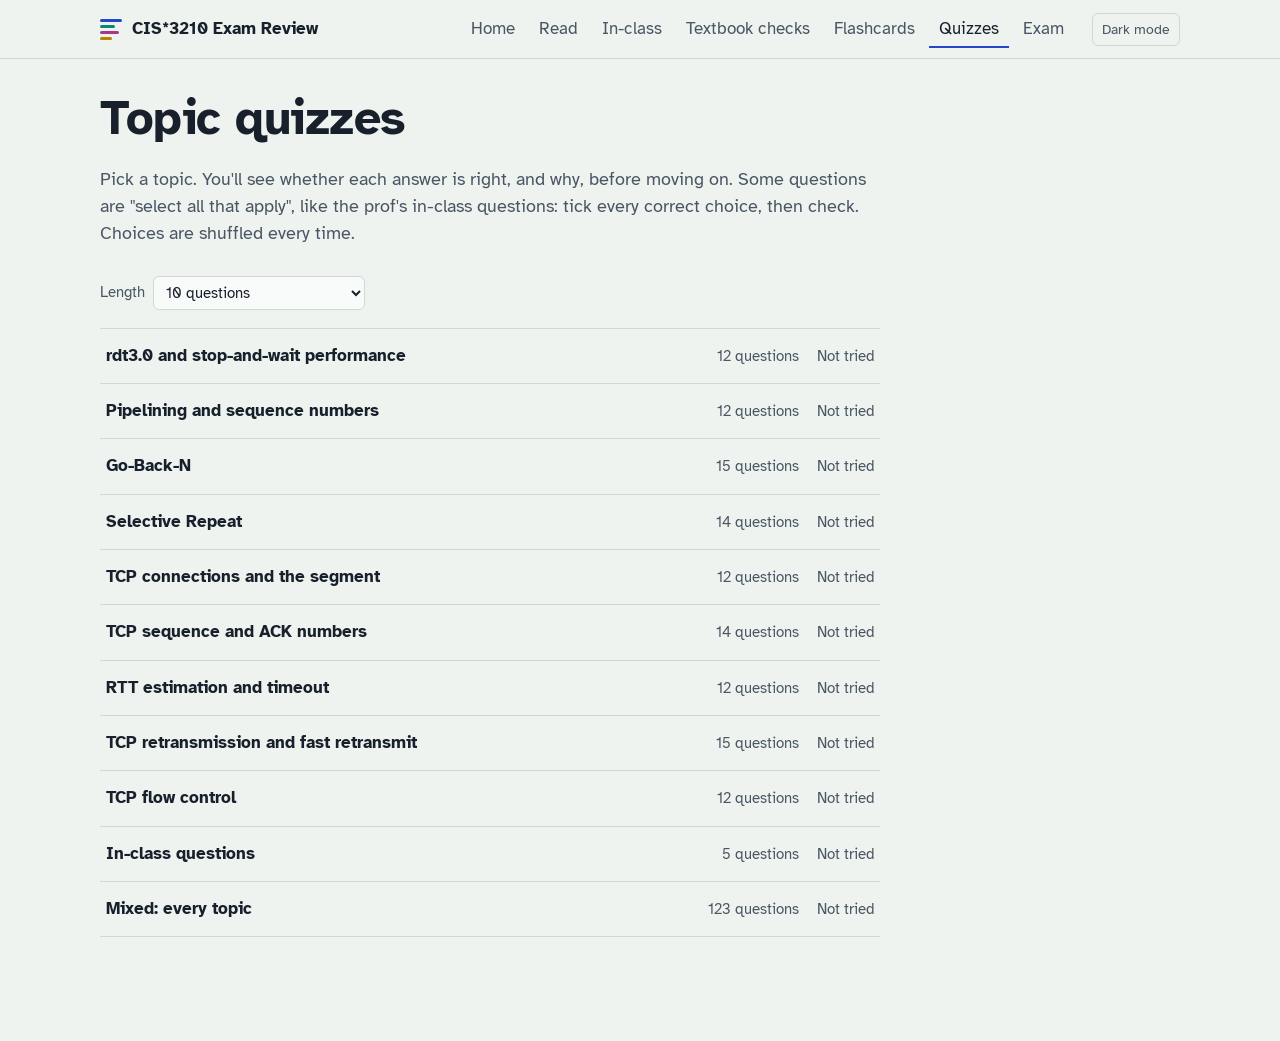
<file: quiz.html>
<!doctype html>
<html lang="en">
<head>
  <meta charset="utf-8">
  <meta name="viewport" content="width=device-width, initial-scale=1">
  <title>Quizzes — CIS*3210 Exam Review</title>
  <link rel="preconnect" href="https://fonts.googleapis.com">
  <link rel="preconnect" href="https://fonts.gstatic.com" crossorigin>
  <link href="https://fonts.googleapis.com/css2?family=Atkinson+Hyperlegible:wght@400;700&family=JetBrains+Mono:wght@400;600&display=swap" rel="stylesheet">
  <link rel="stylesheet" href="assets/style.css?v=20261027b">
</head>
<body data-page="quiz">
  <header id="site-header"></header>
  <main>
    <div id="picker">
      <div class="page-head">
        <h1>Topic quizzes</h1>
        <p>Pick a topic. You'll see whether each answer is right, and why, before moving on. Some questions are "select all that apply", like the prof's in-class questions: tick every correct choice, then check. Choices are shuffled every time.</p>
      </div>
      <div class="btn-row" style="margin-bottom:18px">
        <label class="inline">Length
          <select id="length">
            <option value="10">10 questions</option>
            <option value="all">Every question in the topic</option>
          </select>
        </label>
      </div>
      <ul class="topic-picker" id="topic-list"></ul>
    </div>

    <div id="runner" hidden>
      <div class="qcard">
        <div class="progress-line" aria-hidden="true"><span id="bar"></span></div>
        <div class="q-meta"><span id="q-pos"></span><span id="q-topic"></span><span id="q-kind"></span></div>
        <div id="stem"></div>
        <div class="options" id="options" role="group" aria-label="Answer choices"></div>
        <div id="feedback"></div>
        <div class="btn-row">
          <button class="btn" type="button" id="check" hidden>Check answer</button>
          <button class="btn" type="button" id="next" hidden>Next question</button>
          <button class="btn quiet" type="button" id="quit">End quiz</button>
        </div>
        <p class="muted" style="margin-top:14px;font-size:0.9rem">Keys: a choice's letter or number to choose, <span class="kbd">Enter</span> to check or go on.</p>
      </div>
    </div>

    <div id="results" hidden>
      <div class="qcard">
        <h1 id="r-title">Quiz complete</h1>
        <p class="score-big" id="r-score"></p>
        <p class="muted" id="r-sub"></p>
        <div class="btn-row" style="margin:18px 0 30px">
          <button class="btn" type="button" id="retry-missed">Retry the ones I missed</button>
          <button class="btn secondary" type="button" id="again">New quiz on this topic</button>
          <button class="btn quiet" type="button" id="back">All topics</button>
        </div>
        <div id="review"></div>
      </div>
    </div>
  </main>

  <script src="assets/common.js?v=20261027b"></script>
  <script src="data/bank.js?v=20261027b"></script>
  <script src="data/review.js?v=20261027b"></script>
  <script>
  (function () {
    const S = window.Study;
    const BANK = window.QUIZ_BANK;
    const el = id => document.getElementById(id);
    const LETTERS = ['A', 'B', 'C', 'D', 'E', 'F', 'G', 'H', 'I'];

    let topic = null, list = [], idx = 0, order = [], answered = false, picked = new Set(), results = [];

    function bestMap() { return S.store.get('quizBest', {}); }

    function buildPicker() {
      const best = bestMap();
      const rows = S.TOPIC_ORDER.map(t => {
        const n = BANK.filter(q => q.topic === t).length;
        const b = best[t];
        return '<li><button type="button" data-topic="' + t + '"><span class="t-name">' + S.esc(S.TOPICS[t]) + '</span>' +
          '<span class="t-count">' + n + ' questions</span>' +
          '<span class="t-best">' + (b ? 'Best ' + b.pct + '%' : 'Not tried') + '</span></button></li>';
      });
      const bm = best.mixed;
      rows.push('<li><button type="button" data-topic="mixed"><span class="t-name">Mixed: every topic</span>' +
        '<span class="t-count">' + BANK.length + ' questions</span>' +
        '<span class="t-best">' + (bm ? 'Best ' + bm.pct + '%' : 'Not tried') + '</span></button></li>');
      el('topic-list').innerHTML = rows.join('');
      el('topic-list').querySelectorAll('button').forEach(b => b.addEventListener('click', () => start(b.dataset.topic)));
    }

    function start(t, questions) {
      topic = t;
      if (questions) list = questions;
      else {
        const pool = t === 'mixed' ? BANK : BANK.filter(q => q.topic === t);
        const len = el('length').value === 'all' ? pool.length : Math.min(t === 'mixed' ? 20 : 10, pool.length);
        list = S.shuffle(pool).slice(0, len);
      }
      idx = 0; results = [];
      el('picker').hidden = true; el('results').hidden = true; el('runner').hidden = false;
      show();
      window.scrollTo(0, 0);
    }

    function show() {
      const q = list[idx];
      order = S.optionOrder(q);
      answered = false; picked = new Set();
      el('bar').style.width = (100 * idx / list.length) + '%';
      el('q-pos').textContent = 'Question ' + (idx + 1) + ' of ' + list.length;
      el('q-topic').textContent = S.TOPICS[q.topic];
      el('q-kind').textContent = S.KIND_LABEL[q.kind];
      el('stem').innerHTML = S.stemHTML(q);
      const multi = S.isMulti(q);
      el('options').setAttribute('role', multi ? 'group' : 'radiogroup');
      el('options').innerHTML = order.map((oi, k) =>
        '<button class="option' + (multi ? ' multi' : '') + '" type="button" role="' + (multi ? 'checkbox' : 'radio') + '" aria-checked="false" data-k="' + k + '"><span class="letter">' + LETTERS[k] + '</span><span>' + S.md(q.options[oi]) + '</span></button>').join('');
      el('options').querySelectorAll('.option').forEach(b => b.addEventListener('click', () => choose(Number(b.dataset.k))));
      el('feedback').innerHTML = '';
      el('next').hidden = true;
      el('check').hidden = !multi;
      el('check').disabled = true;
    }

    function choose(k) {
      if (answered || k >= order.length) return;
      const q = list[idx];
      if (!S.isMulti(q)) { picked = new Set([k]); answer(); return; }
      if (picked.has(k)) picked.delete(k); else picked.add(k);
      el('options').querySelectorAll('.option').forEach((b, j) => b.setAttribute('aria-checked', String(picked.has(j))));
      el('check').disabled = picked.size === 0;
    }

    function answer() {
      if (answered || !picked.size) return;
      answered = true;
      const q = list[idx], multi = S.isMulti(q);
      const chosen = multi ? Array.from(picked).map(k => order[k]) : order[Array.from(picked)[0]];
      const ok = S.isCorrect(q, chosen);
      results.push({ q: q, chosen: chosen, ok: ok });
      const btns = el('options').querySelectorAll('.option');
      btns.forEach((b, j) => {
        b.disabled = true;
        const right = S.isRightOption(q, order[j]);
        if (right && picked.has(j)) b.classList.add('correct');
        else if (right) b.classList.add(multi ? 'missed' : 'correct');
        else if (picked.has(j)) b.classList.add('wrong');
        if (q.explain) b.lastElementChild.insertAdjacentHTML('beforeend', '<span class="opt-why">' + S.md(q.explain[order[j]]) + '</span>');
      });
      const letters = order.map((oi, j) => S.isRightOption(q, oi) ? LETTERS[j] : null).filter(Boolean);
      const head = ok ? 'Correct.' : multi
        ? 'Not quite. The correct set is ' + letters.join(', ') + '.'
        : 'Not quite. The answer is ' + letters[0] + '.';
      el('feedback').innerHTML = '<div class="feedback ' + (ok ? 'ok' : 'no') + '" role="status"><strong>' + head + '</strong>' + S.md(q.why) + '</div>' + S.extrasHTML(q);
      el('check').hidden = true;
      el('next').hidden = false;
      el('next').textContent = idx === list.length - 1 ? 'See results' : 'Next question';
      el('next').focus();
    }

    function next() {
      if (!answered) return;
      if (idx < list.length - 1) { idx++; show(); window.scrollTo(0, 0); }
      else finish();
    }

    function finish() {
      el('runner').hidden = true; el('results').hidden = false;
      const score = results.filter(r => r.ok).length;
      const pct = Math.round(100 * score / results.length);
      el('r-score').textContent = score + ' / ' + results.length;
      el('r-title').textContent = (topic === 'mixed' ? 'Mixed quiz' : S.TOPICS[topic]) + ' complete';
      el('r-sub').textContent = pct + '%' + (pct >= 80 ? '. Solid. Try the practice exam next.' : '. Reread this topic, then retry the ones you missed.');
      const best = bestMap();
      if (!best[topic] || pct > best[topic].pct) { best[topic] = { score: score, total: results.length, pct: pct }; S.store.set('quizBest', best); }
      const missed = results.filter(r => !r.ok);
      el('retry-missed').hidden = missed.length === 0;
      el('review').innerHTML = missed.length
        ? '<h2>Review what you missed</h2>' + missed.map(r =>
            '<div class="exam-q">' + S.stemHTML(r.q) +
            '<p><strong>Your answer:</strong><br>' + S.answerText(r.q, r.chosen) + '</p><p><strong>Correct:</strong><br>' + S.answerText(r.q, r.q.answer) + '</p>' +
            (r.q.explain ? '<ul class="why-list">' + r.q.options.map((o, i) => '<li>' + S.md(o) + ': ' + S.md(r.q.explain[i]) + '</li>').join('') + '</ul>' : '') +
            '<div class="feedback ok">' + S.md(r.q.why) + '</div>' + S.extrasHTML(r.q) + '</div>').join('')
        : '<p>No misses. Nice work.</p>';
      window.scrollTo(0, 0);
    }

    el('check').addEventListener('click', answer);
    el('next').addEventListener('click', next);
    el('quit').addEventListener('click', () => { if (results.length) finish(); else back(); });
    function back() { el('runner').hidden = true; el('results').hidden = true; el('picker').hidden = false; buildPicker(); window.scrollTo(0, 0); }
    el('back').addEventListener('click', back);
    el('again').addEventListener('click', () => start(topic));
    el('retry-missed').addEventListener('click', () => start(topic, S.shuffle(results.filter(r => !r.ok).map(r => r.q))));

    document.addEventListener('keydown', e => {
      if (el('runner').hidden) return;
      if (e.target.closest && e.target.closest('select, input')) return;
      const key = e.key.toUpperCase();
      const k = LETTERS.indexOf(key) >= 0 ? LETTERS.indexOf(key) : ['1', '2', '3', '4', '5', '6', '7', '8', '9'].indexOf(e.key);
      if (k >= 0 && !answered) { e.preventDefault(); choose(k); }
      else if (e.key === 'Enter') {
        if (!answered && picked.size) { e.preventDefault(); answer(); }
        else if (answered && document.activeElement !== el('next')) { e.preventDefault(); next(); }
      }
    });

    buildPicker();
    const params = new URLSearchParams(window.location.search);
    const want = params.get('topic');
    if (want && (want === 'mixed' || S.TOPICS[want])) {
      if (params.get('all')) el('length').value = 'all';
      start(want);
    }
  })();
  </script>
</body>
</html>
</file>
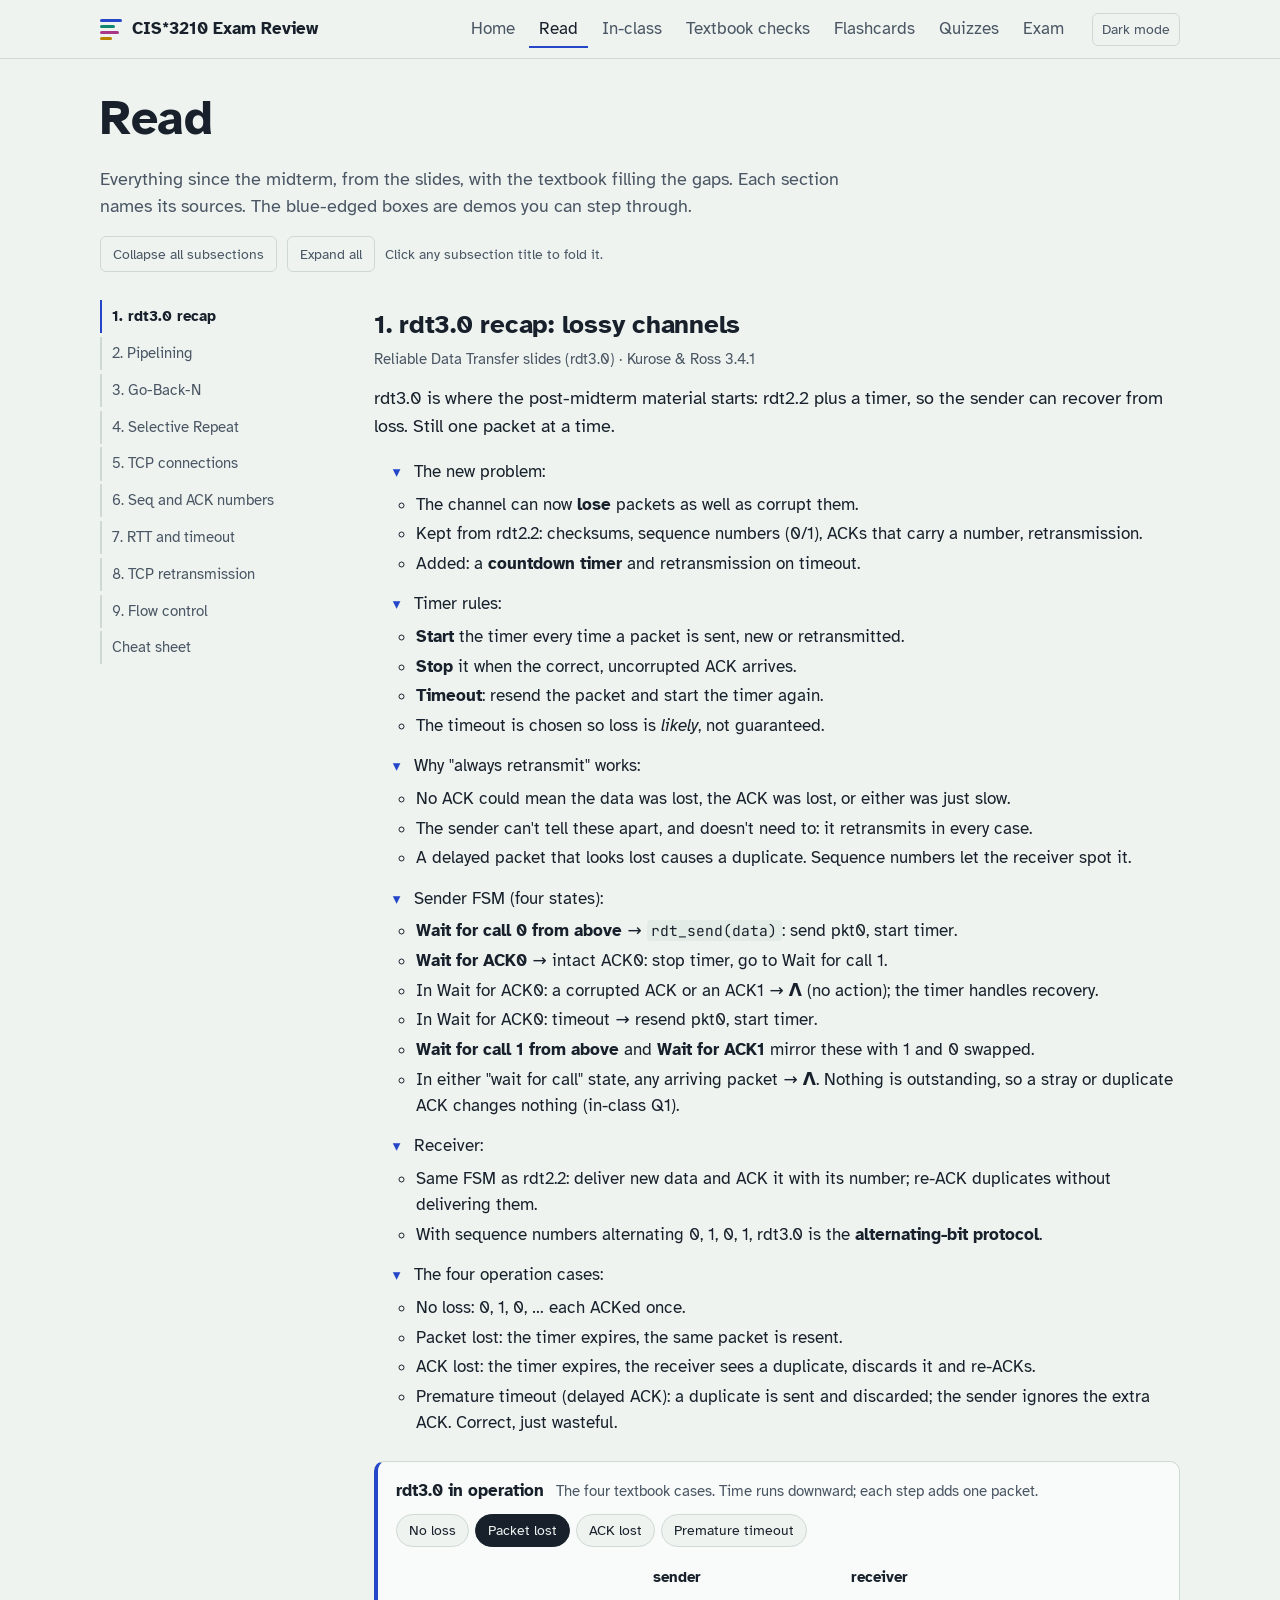
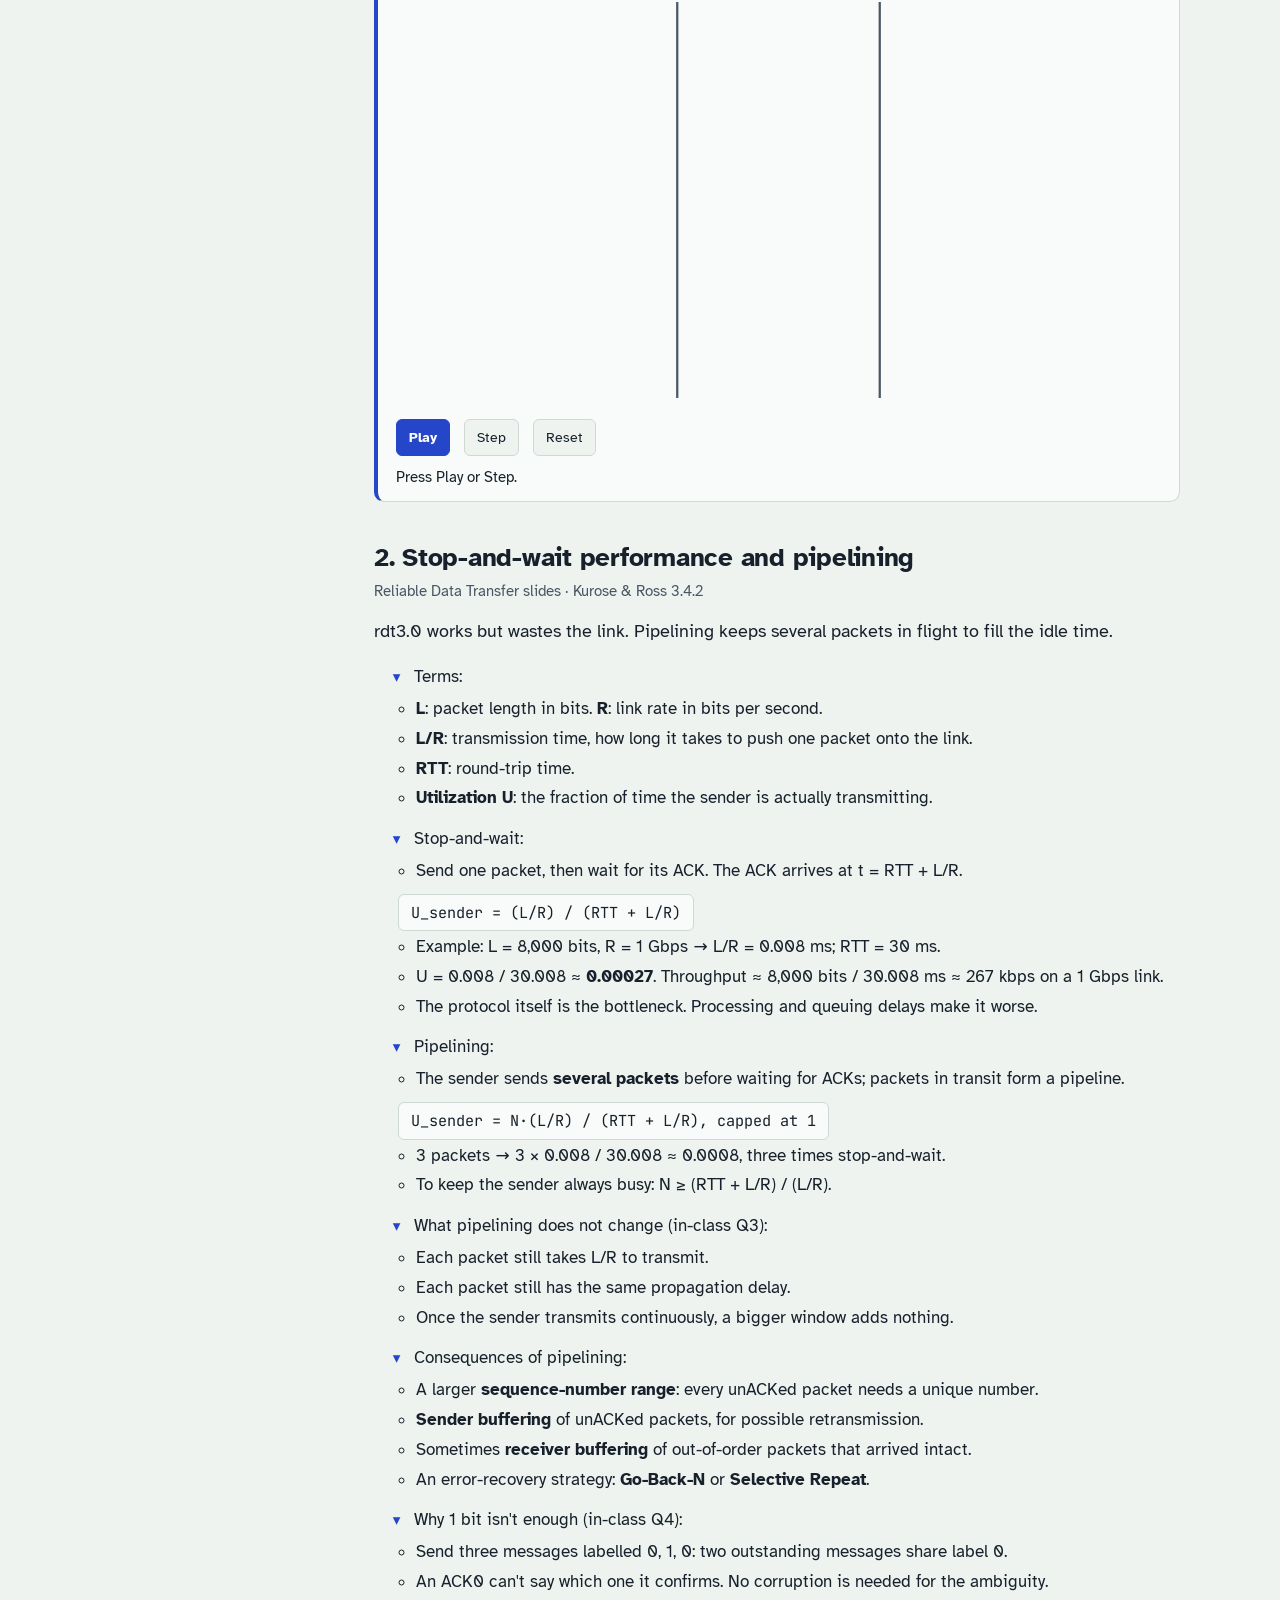
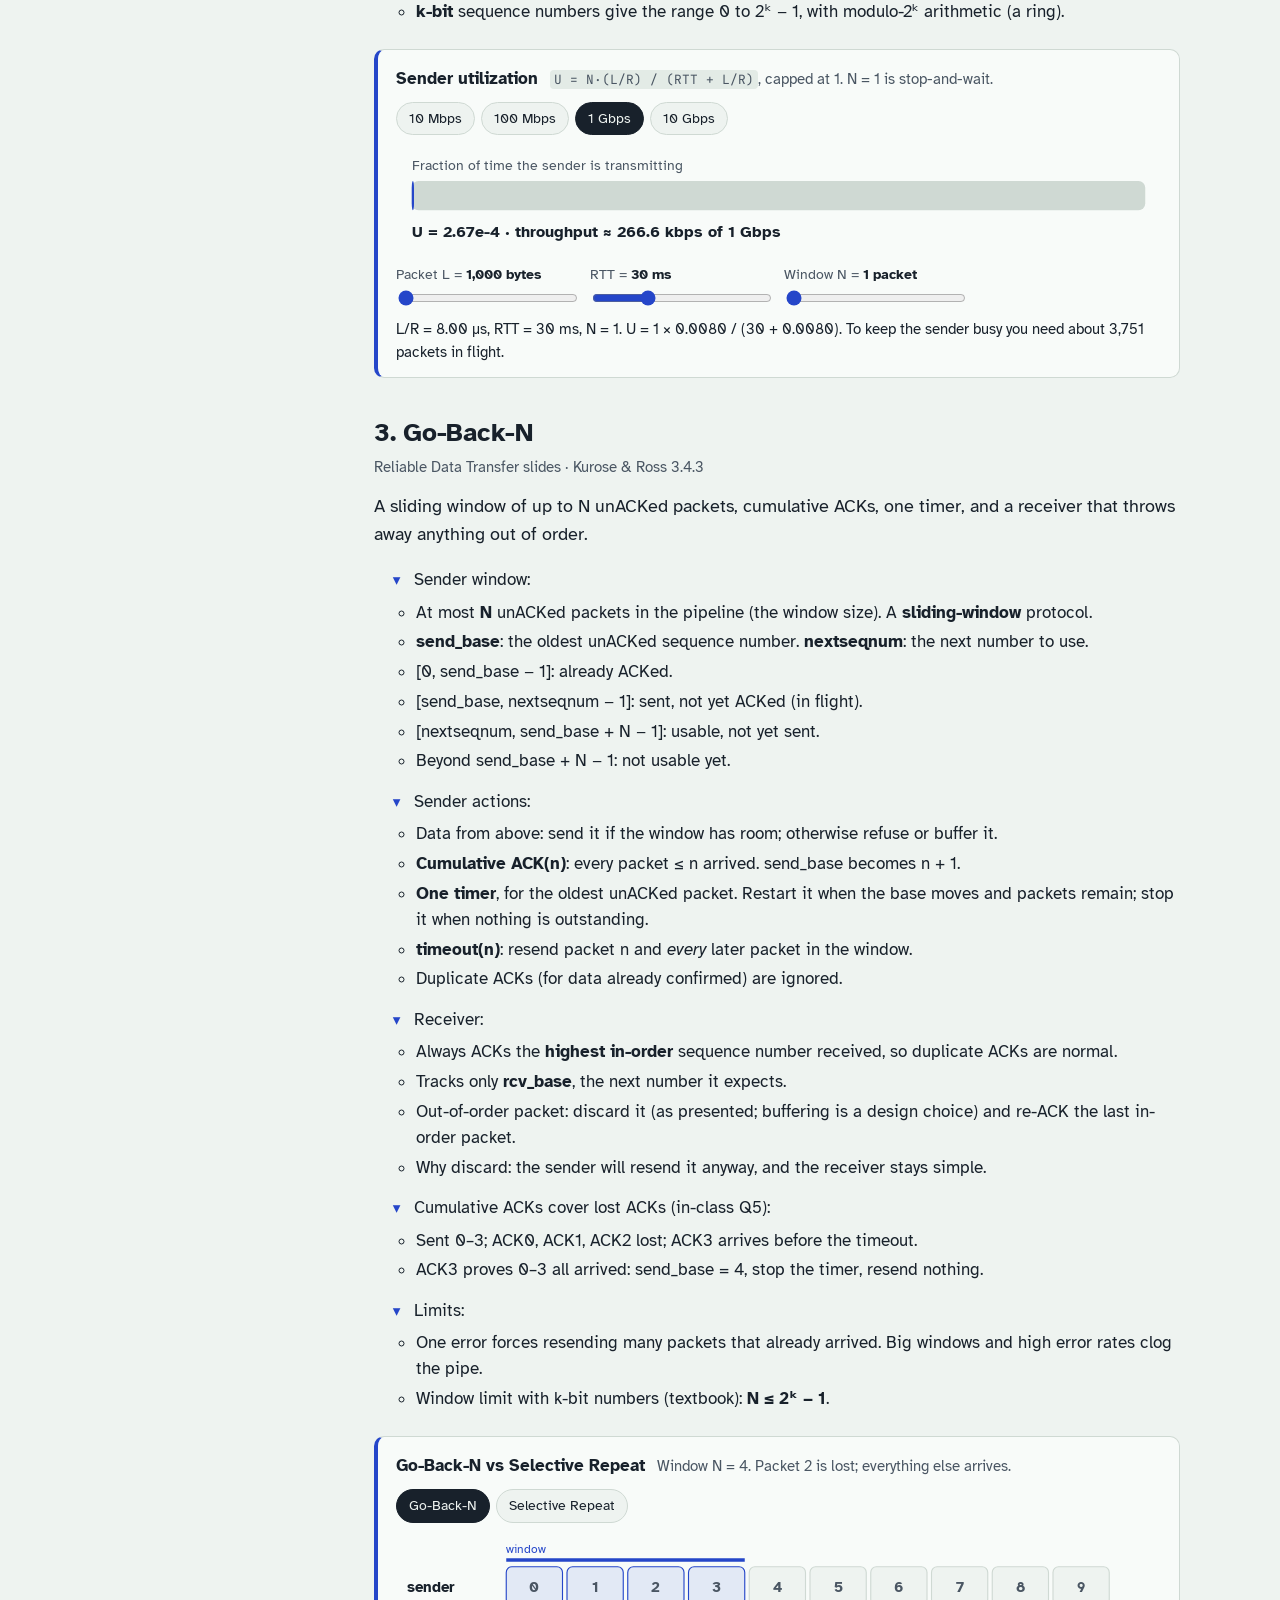
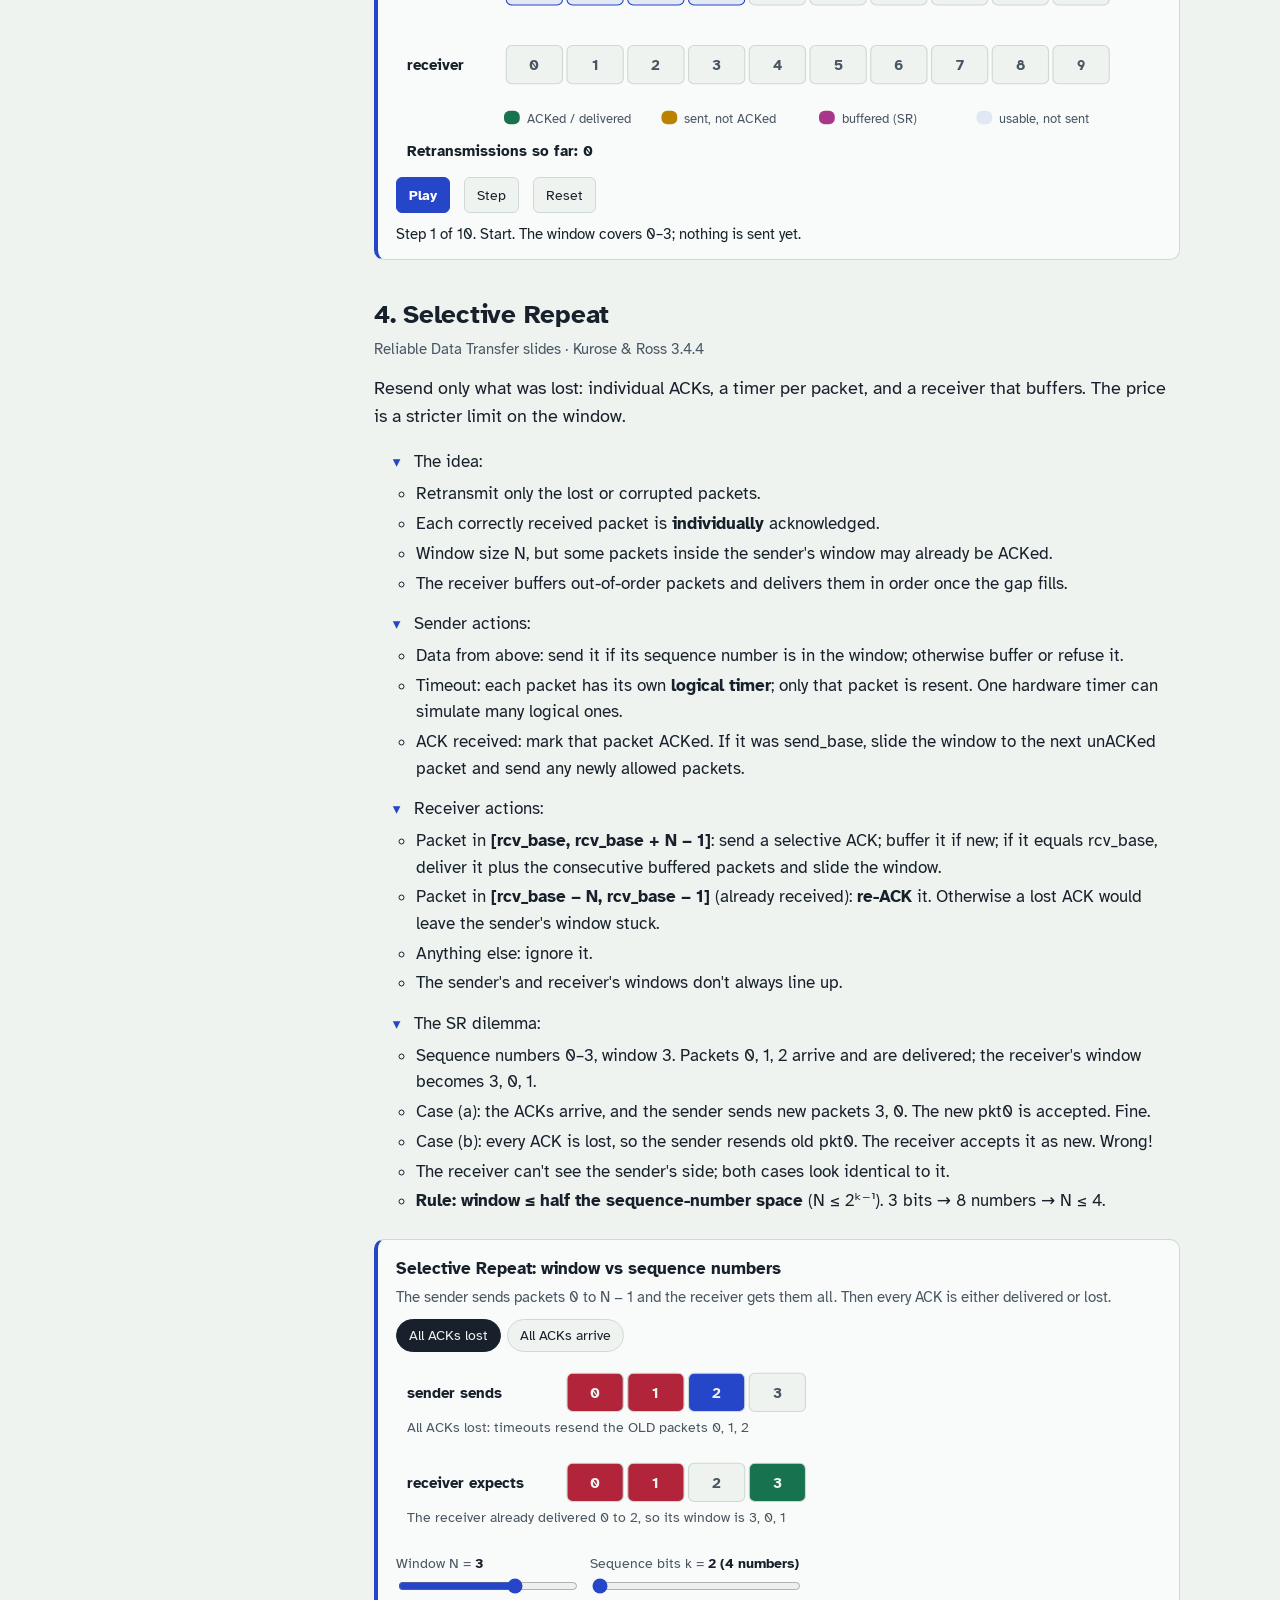
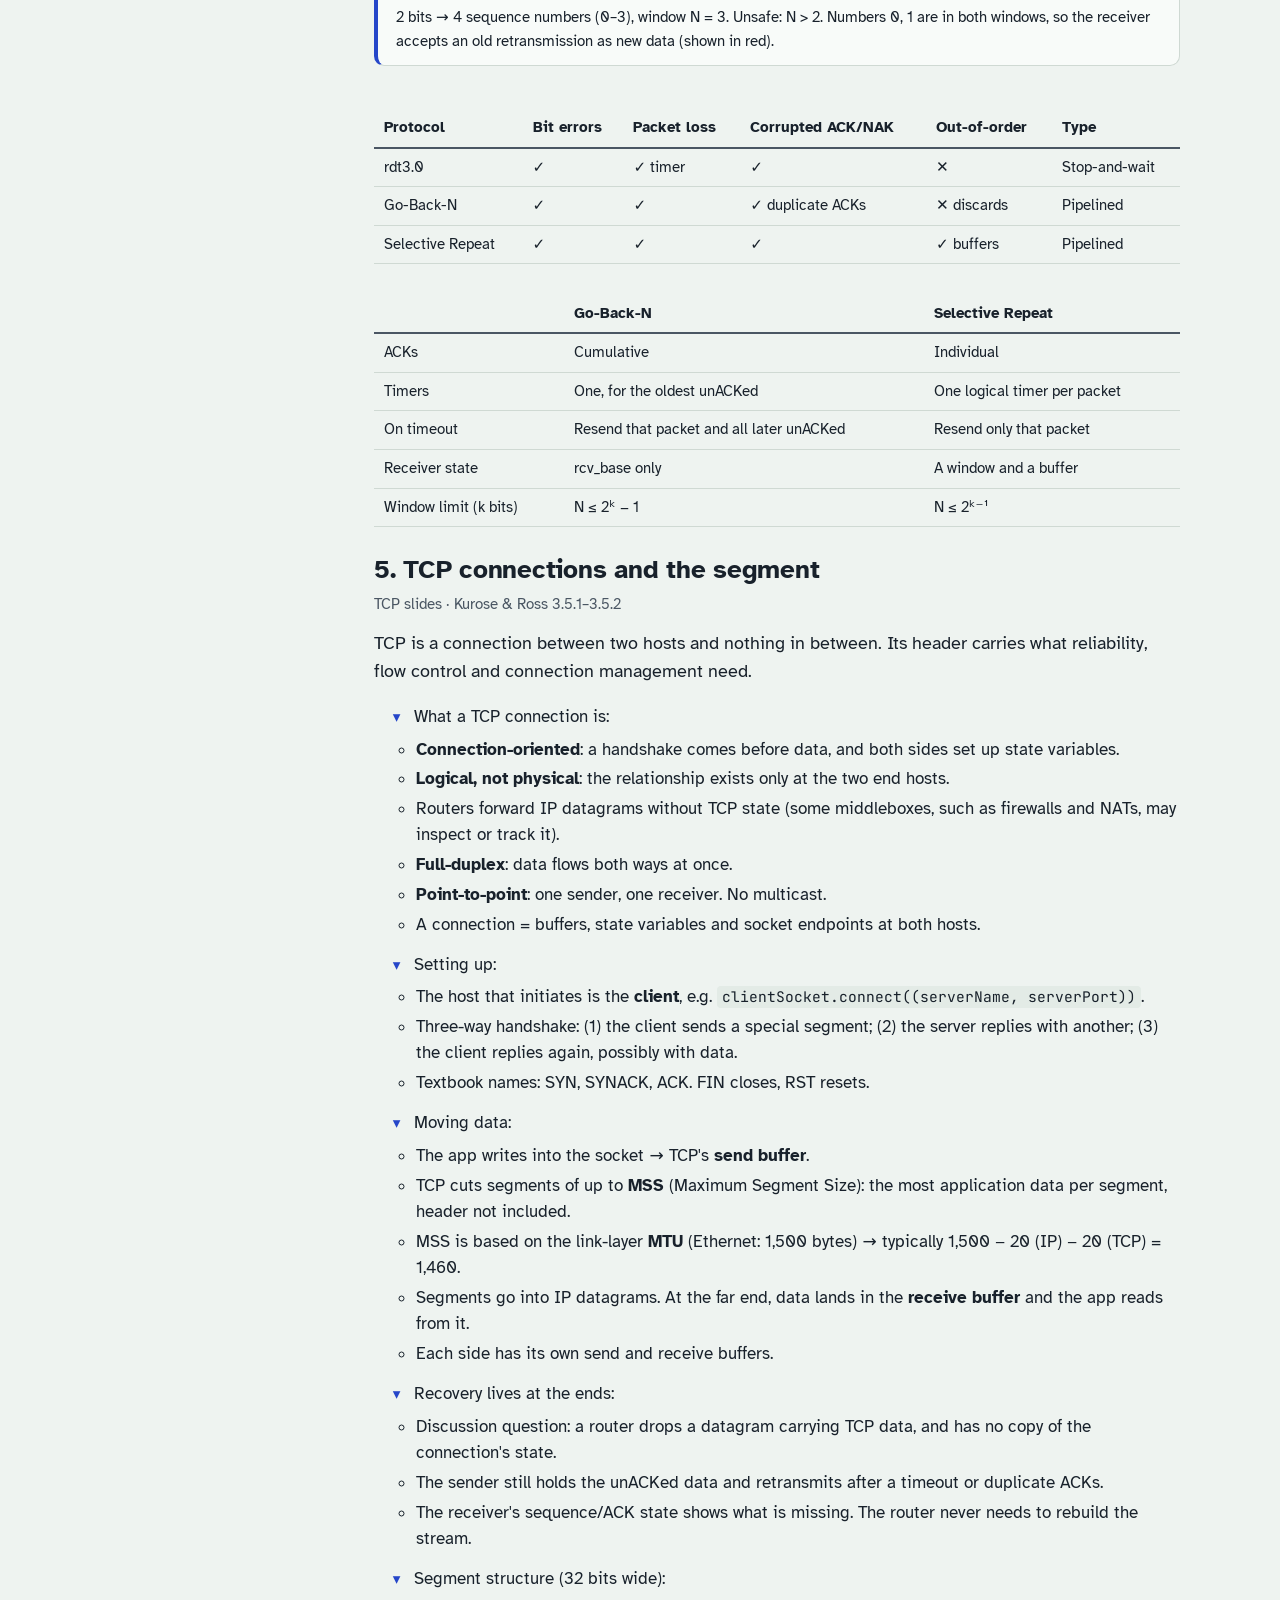
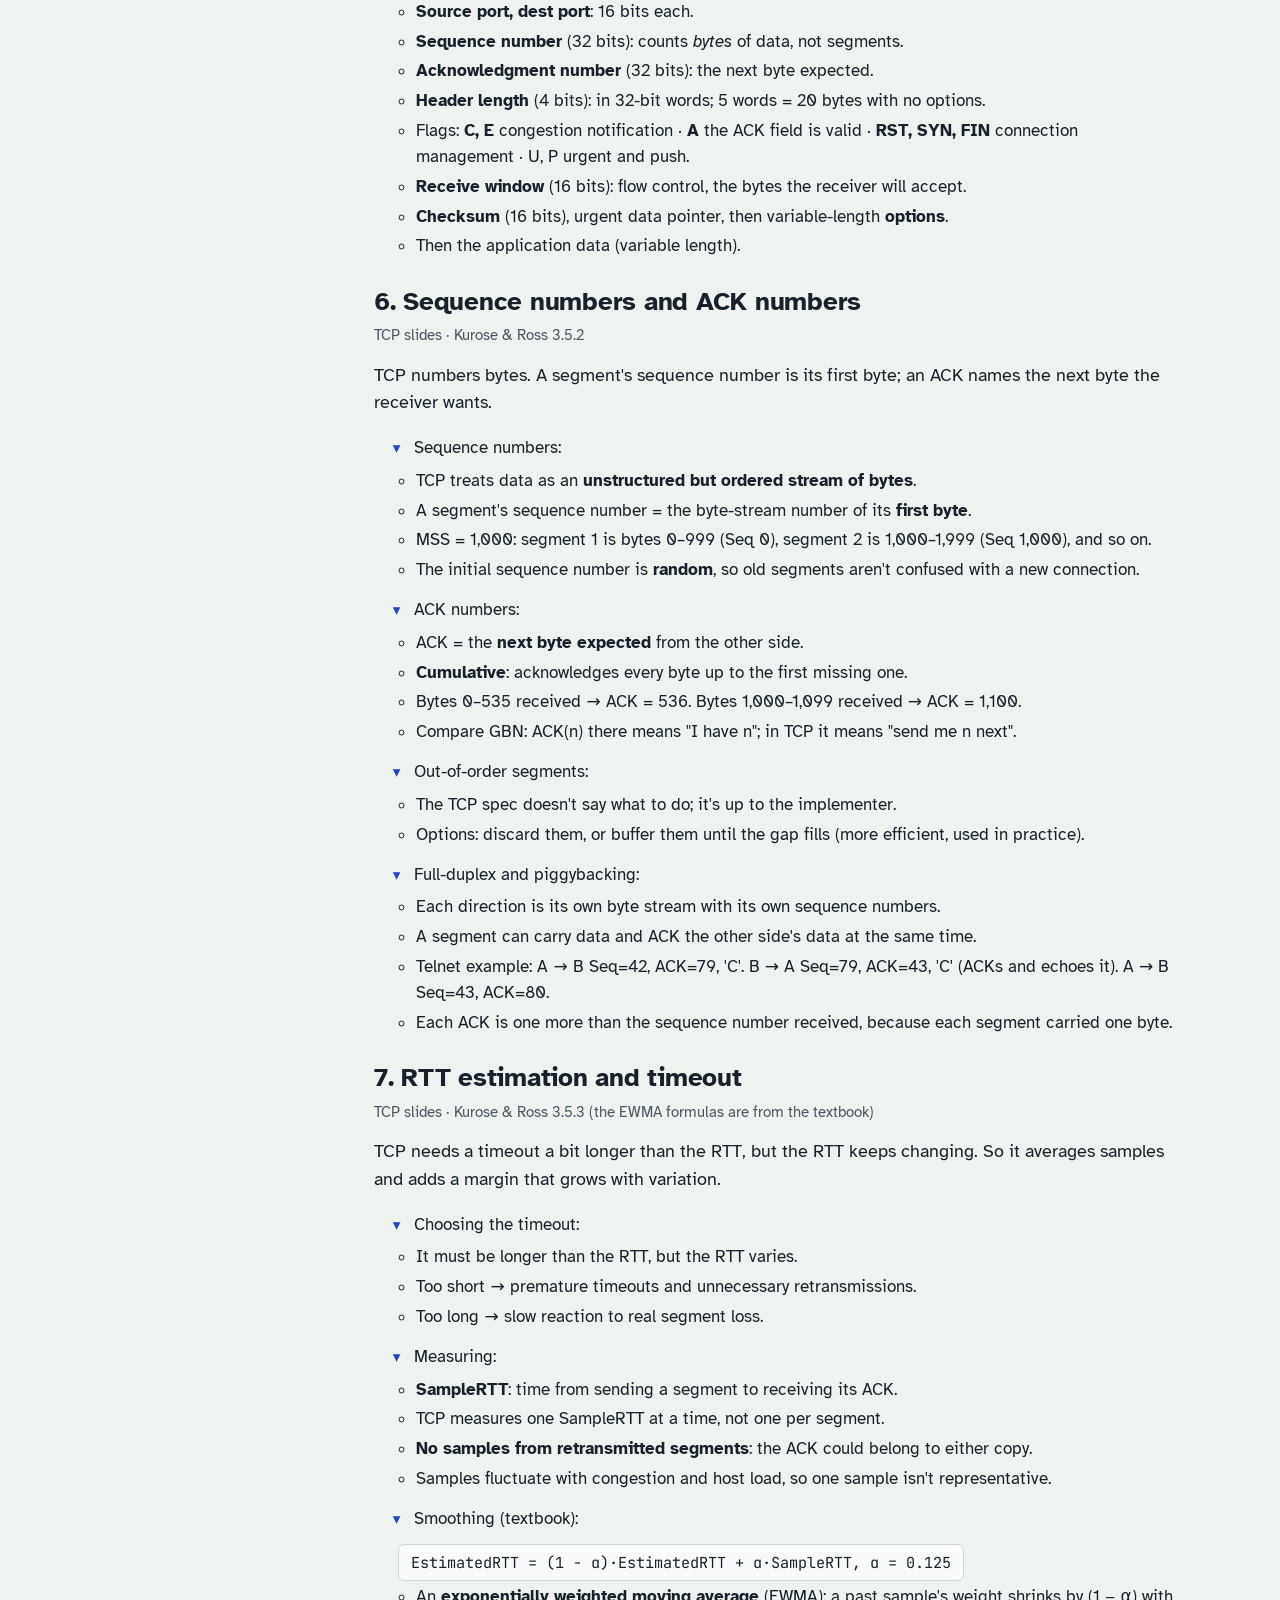
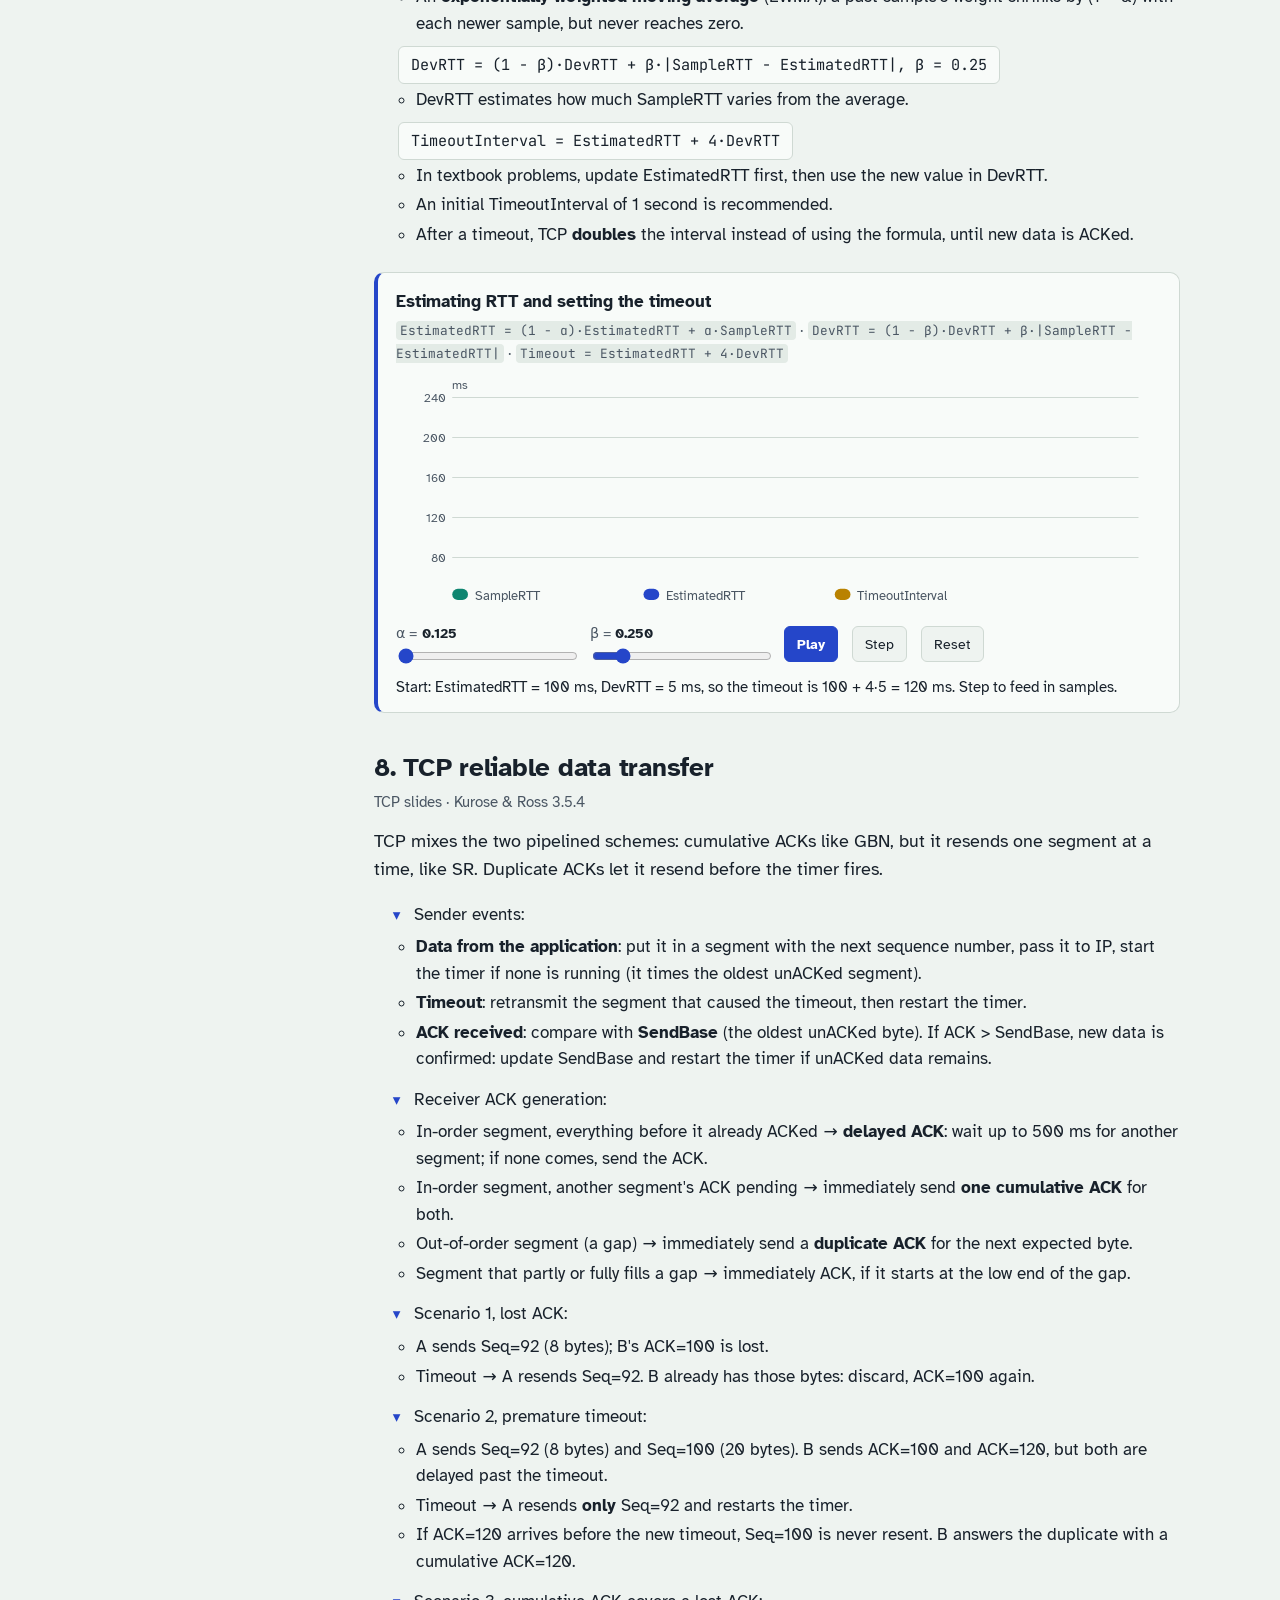
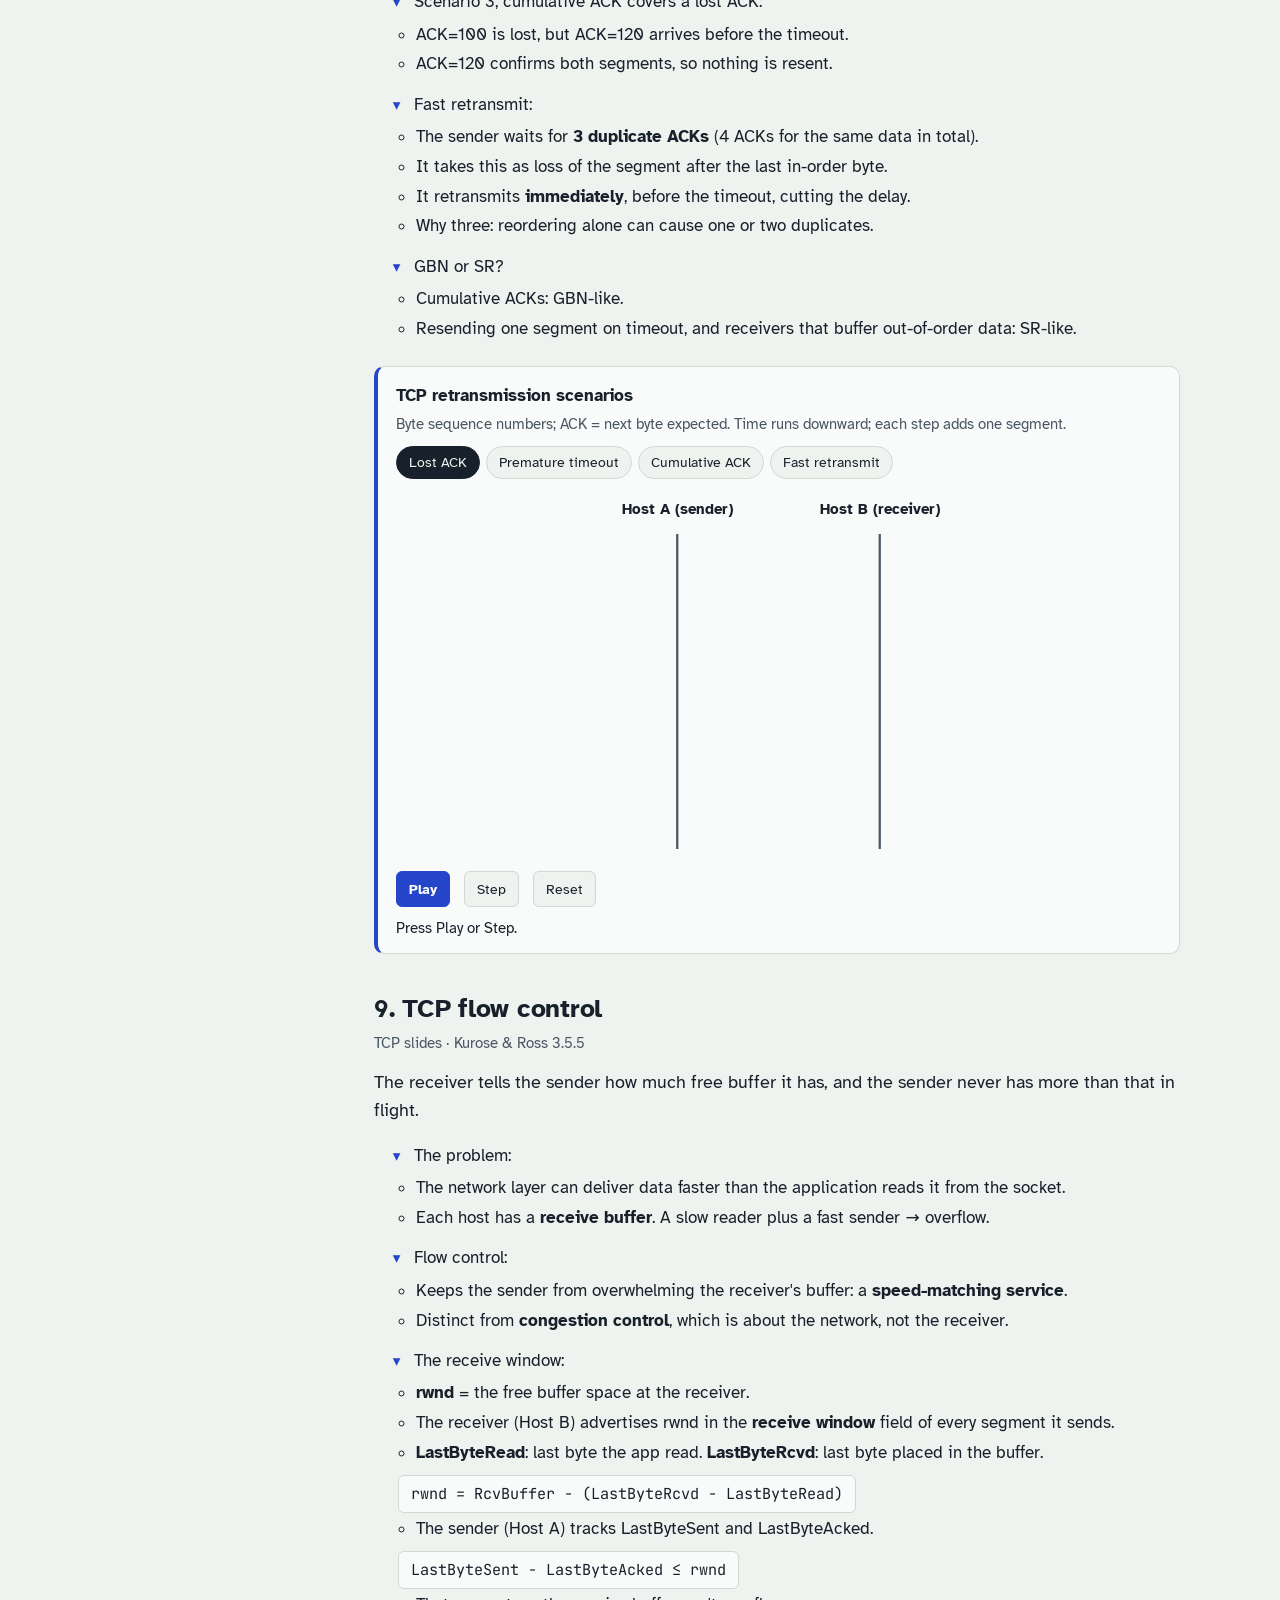
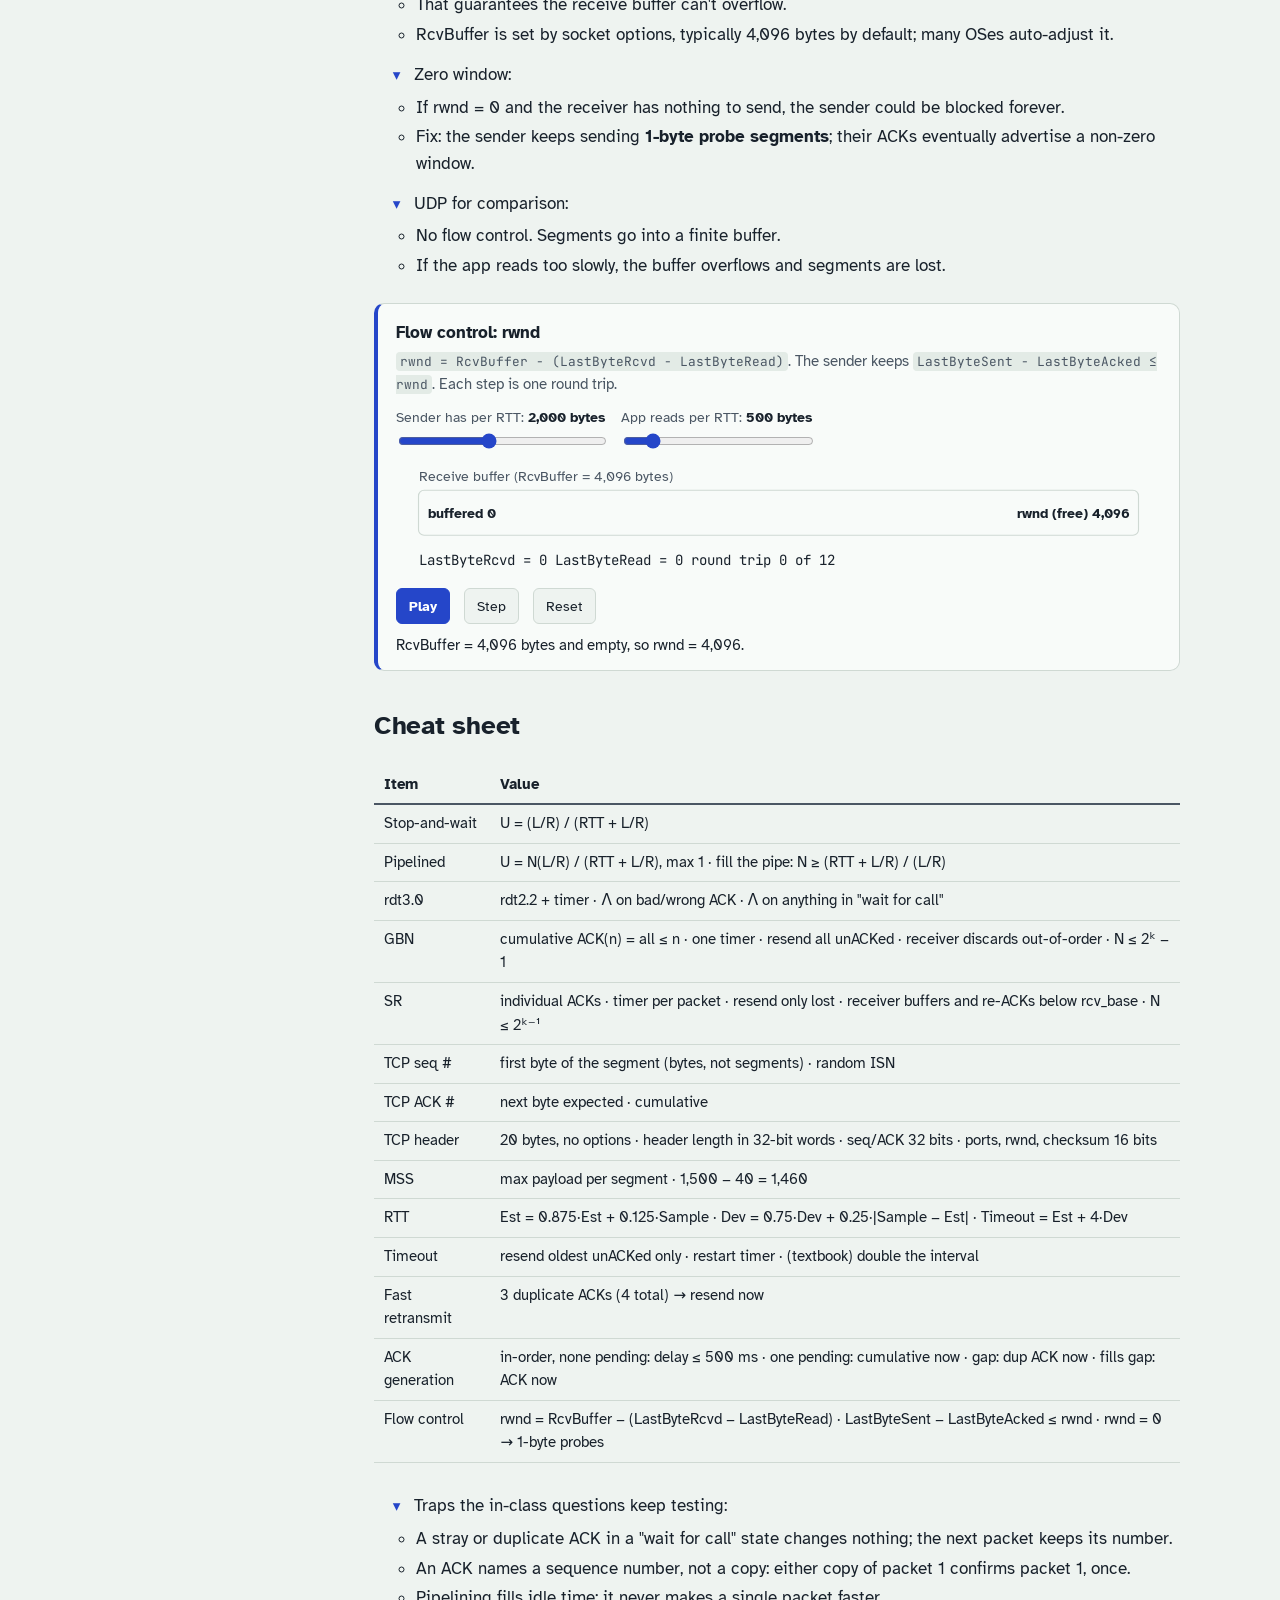
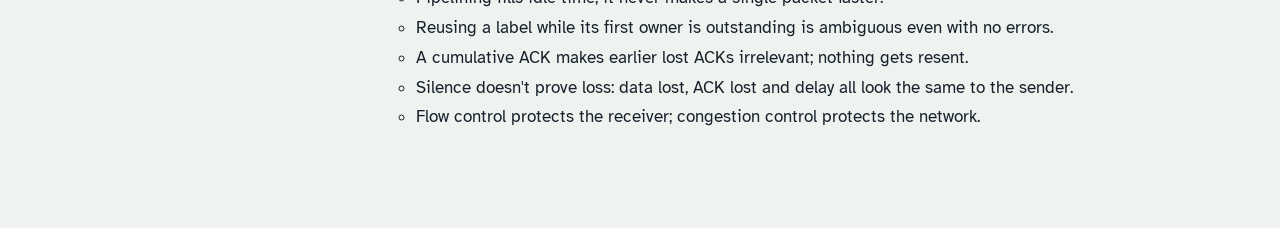
<file: read.html>
<!doctype html>
<html lang="en">
<head>
  <meta charset="utf-8">
  <meta name="viewport" content="width=device-width, initial-scale=1">
  <title>Read — CIS*3210 Exam Review</title>
  <link rel="preconnect" href="https://fonts.googleapis.com">
  <link rel="preconnect" href="https://fonts.gstatic.com" crossorigin>
  <link href="https://fonts.googleapis.com/css2?family=Atkinson+Hyperlegible:wght@400;700&family=JetBrains+Mono:wght@400;600&display=swap" rel="stylesheet">
  <link rel="stylesheet" href="assets/style.css?v=20261027b">
</head>
<body data-page="read">
  <header id="site-header"></header>
  <main>
    <div class="page-head">
      <h1>Read</h1>
      <p>Everything since the midterm, from the slides, with the textbook filling the gaps. Each section names its sources. The blue-edged boxes are demos you can step through.</p>
      <div class="btn-row notes-bar">
        <button class="btn quiet" type="button" id="collapse-all">Collapse all subsections</button>
        <button class="btn quiet" type="button" id="expand-all">Expand all</button>
        <span class="muted">Click any subsection title to fold it.</span>
      </div>
    </div>

    <div class="reading">
      <nav class="toc" aria-label="Sections">
        <ol>
          <li><a href="#rdt3">1. rdt3.0 recap</a></li>
          <li><a href="#pipeline">2. Pipelining</a></li>
          <li><a href="#gbn">3. Go-Back-N</a></li>
          <li><a href="#sr">4. Selective Repeat</a></li>
          <li><a href="#tcpconn">5. TCP connections</a></li>
          <li><a href="#tcpseq">6. Seq and ACK numbers</a></li>
          <li><a href="#tcprtt">7. RTT and timeout</a></li>
          <li><a href="#tcprdt">8. TCP retransmission</a></li>
          <li><a href="#flow">9. Flow control</a></li>
          <li><a href="#cheat">Cheat sheet</a></li>
        </ol>
      </nav>

      <article class="article">

<!-- ================= 1 ================= -->
<section id="rdt3">
<h2>1. rdt3.0 recap: lossy channels</h2>
<p class="source">Reliable Data Transfer slides (rdt3.0) · Kurose &amp; Ross 3.4.1</p>
<p class="lead">rdt3.0 is where the post-midterm material starts: rdt2.2 plus a timer, so the sender can recover from loss. Still one packet at a time.</p>
<ul class="notes">
<li>The new problem:
  <ul>
  <li>The channel can now <strong>lose</strong> packets as well as corrupt them.</li>
  <li>Kept from rdt2.2: checksums, sequence numbers (0/1), ACKs that carry a number, retransmission.</li>
  <li>Added: a <strong>countdown timer</strong> and retransmission on timeout.</li>
  </ul></li>
<li>Timer rules:
  <ul>
  <li><strong>Start</strong> the timer every time a packet is sent, new or retransmitted.</li>
  <li><strong>Stop</strong> it when the correct, uncorrupted ACK arrives.</li>
  <li><strong>Timeout</strong>: resend the packet and start the timer again.</li>
  <li>The timeout is chosen so loss is <em>likely</em>, not guaranteed.</li>
  </ul></li>
<li>Why "always retransmit" works:
  <ul>
  <li>No ACK could mean the data was lost, the ACK was lost, or either was just slow.</li>
  <li>The sender can't tell these apart, and doesn't need to: it retransmits in every case.</li>
  <li>A delayed packet that looks lost causes a duplicate. Sequence numbers let the receiver spot it.</li>
  </ul></li>
<li>Sender FSM (four states):
  <ul>
  <li><strong>Wait for call 0 from above</strong> → <code>rdt_send(data)</code>: send pkt0, start timer.</li>
  <li><strong>Wait for ACK0</strong> → intact ACK0: stop timer, go to Wait for call 1.</li>
  <li>In Wait for ACK0: a corrupted ACK or an ACK1 → <strong>Λ</strong> (no action); the timer handles recovery.</li>
  <li>In Wait for ACK0: timeout → resend pkt0, start timer.</li>
  <li><strong>Wait for call 1 from above</strong> and <strong>Wait for ACK1</strong> mirror these with 1 and 0 swapped.</li>
  <li>In either "wait for call" state, any arriving packet → <strong>Λ</strong>. Nothing is outstanding, so a stray or duplicate ACK changes nothing (in-class Q1).</li>
  </ul></li>
<li>Receiver:
  <ul>
  <li>Same FSM as rdt2.2: deliver new data and ACK it with its number; re-ACK duplicates without delivering them.</li>
  <li>With sequence numbers alternating 0, 1, 0, 1, rdt3.0 is the <strong>alternating-bit protocol</strong>.</li>
  </ul></li>
<li>The four operation cases:
  <ul>
  <li>No loss: 0, 1, 0, … each ACKed once.</li>
  <li>Packet lost: the timer expires, the same packet is resent.</li>
  <li>ACK lost: the timer expires, the receiver sees a duplicate, discards it and re-ACKs.</li>
  <li>Premature timeout (delayed ACK): a duplicate is sent and discarded; the sender ignores the extra ACK. Correct, just wasteful.</li>
  </ul></li>
</ul>
<div class="demo" data-demo="rdt3"></div>
</section>

<!-- ================= 2 ================= -->
<section id="pipeline">
<h2>2. Stop-and-wait performance and pipelining</h2>
<p class="source">Reliable Data Transfer slides · Kurose &amp; Ross 3.4.2</p>
<p class="lead">rdt3.0 works but wastes the link. Pipelining keeps several packets in flight to fill the idle time.</p>
<ul class="notes">
<li>Terms:
  <ul>
  <li><strong>L</strong>: packet length in bits. <strong>R</strong>: link rate in bits per second.</li>
  <li><strong>L/R</strong>: transmission time, how long it takes to push one packet onto the link.</li>
  <li><strong>RTT</strong>: round-trip time.</li>
  <li><strong>Utilization U</strong>: the fraction of time the sender is actually transmitting.</li>
  </ul></li>
<li>Stop-and-wait:
  <ul>
  <li>Send one packet, then wait for its ACK. The ACK arrives at t = RTT + L/R.</li>
  <li class="formula">U_sender = (L/R) / (RTT + L/R)</li>
  <li>Example: L = 8,000 bits, R = 1 Gbps → L/R = 0.008 ms; RTT = 30 ms.</li>
  <li>U = 0.008 / 30.008 ≈ <strong>0.00027</strong>. Throughput ≈ 8,000 bits / 30.008 ms ≈ 267 kbps on a 1 Gbps link.</li>
  <li>The protocol itself is the bottleneck. Processing and queuing delays make it worse.</li>
  </ul></li>
<li>Pipelining:
  <ul>
  <li>The sender sends <strong>several packets</strong> before waiting for ACKs; packets in transit form a pipeline.</li>
  <li class="formula">U_sender = N·(L/R) / (RTT + L/R), capped at 1</li>
  <li>3 packets → 3 × 0.008 / 30.008 ≈ 0.0008, three times stop-and-wait.</li>
  <li>To keep the sender always busy: N ≥ (RTT + L/R) / (L/R).</li>
  </ul></li>
<li>What pipelining does not change (in-class Q3):
  <ul>
  <li>Each packet still takes L/R to transmit.</li>
  <li>Each packet still has the same propagation delay.</li>
  <li>Once the sender transmits continuously, a bigger window adds nothing.</li>
  </ul></li>
<li>Consequences of pipelining:
  <ul>
  <li>A larger <strong>sequence-number range</strong>: every unACKed packet needs a unique number.</li>
  <li><strong>Sender buffering</strong> of unACKed packets, for possible retransmission.</li>
  <li>Sometimes <strong>receiver buffering</strong> of out-of-order packets that arrived intact.</li>
  <li>An error-recovery strategy: <strong>Go-Back-N</strong> or <strong>Selective Repeat</strong>.</li>
  </ul></li>
<li>Why 1 bit isn't enough (in-class Q4):
  <ul>
  <li>Send three messages labelled 0, 1, 0: two outstanding messages share label 0.</li>
  <li>An ACK0 can't say which one it confirms. No corruption is needed for the ambiguity.</li>
  <li><strong>k-bit</strong> sequence numbers give the range 0 to 2ᵏ − 1, with modulo-2ᵏ arithmetic (a ring).</li>
  </ul></li>
</ul>
<div class="demo" data-demo="util"></div>
</section>

<!-- ================= 3 ================= -->
<section id="gbn">
<h2>3. Go-Back-N</h2>
<p class="source">Reliable Data Transfer slides · Kurose &amp; Ross 3.4.3</p>
<p class="lead">A sliding window of up to N unACKed packets, cumulative ACKs, one timer, and a receiver that throws away anything out of order.</p>
<ul class="notes">
<li>Sender window:
  <ul>
  <li>At most <strong>N</strong> unACKed packets in the pipeline (the window size). A <strong>sliding-window</strong> protocol.</li>
  <li><strong>send_base</strong>: the oldest unACKed sequence number. <strong>nextseqnum</strong>: the next number to use.</li>
  <li>[0, send_base − 1]: already ACKed.</li>
  <li>[send_base, nextseqnum − 1]: sent, not yet ACKed (in flight).</li>
  <li>[nextseqnum, send_base + N − 1]: usable, not yet sent.</li>
  <li>Beyond send_base + N − 1: not usable yet.</li>
  </ul></li>
<li>Sender actions:
  <ul>
  <li>Data from above: send it if the window has room; otherwise refuse or buffer it.</li>
  <li><strong>Cumulative ACK(n)</strong>: every packet ≤ n arrived. send_base becomes n + 1.</li>
  <li><strong>One timer</strong>, for the oldest unACKed packet. Restart it when the base moves and packets remain; stop it when nothing is outstanding.</li>
  <li><strong>timeout(n)</strong>: resend packet n and <em>every</em> later packet in the window.</li>
  <li>Duplicate ACKs (for data already confirmed) are ignored.</li>
  </ul></li>
<li>Receiver:
  <ul>
  <li>Always ACKs the <strong>highest in-order</strong> sequence number received, so duplicate ACKs are normal.</li>
  <li>Tracks only <strong>rcv_base</strong>, the next number it expects.</li>
  <li>Out-of-order packet: discard it (as presented; buffering is a design choice) and re-ACK the last in-order packet.</li>
  <li>Why discard: the sender will resend it anyway, and the receiver stays simple.</li>
  </ul></li>
<li>Cumulative ACKs cover lost ACKs (in-class Q5):
  <ul>
  <li>Sent 0–3; ACK0, ACK1, ACK2 lost; ACK3 arrives before the timeout.</li>
  <li>ACK3 proves 0–3 all arrived: send_base = 4, stop the timer, resend nothing.</li>
  </ul></li>
<li>Limits:
  <ul>
  <li>One error forces resending many packets that already arrived. Big windows and high error rates clog the pipe.</li>
  <li>Window limit with k-bit numbers (textbook): <strong>N ≤ 2ᵏ − 1</strong>.</li>
  </ul></li>
</ul>
<div class="demo" data-demo="gbnsr"></div>
</section>

<!-- ================= 4 ================= -->
<section id="sr">
<h2>4. Selective Repeat</h2>
<p class="source">Reliable Data Transfer slides · Kurose &amp; Ross 3.4.4</p>
<p class="lead">Resend only what was lost: individual ACKs, a timer per packet, and a receiver that buffers. The price is a stricter limit on the window.</p>
<ul class="notes">
<li>The idea:
  <ul>
  <li>Retransmit only the lost or corrupted packets.</li>
  <li>Each correctly received packet is <strong>individually</strong> acknowledged.</li>
  <li>Window size N, but some packets inside the sender's window may already be ACKed.</li>
  <li>The receiver buffers out-of-order packets and delivers them in order once the gap fills.</li>
  </ul></li>
<li>Sender actions:
  <ul>
  <li>Data from above: send it if its sequence number is in the window; otherwise buffer or refuse it.</li>
  <li>Timeout: each packet has its own <strong>logical timer</strong>; only that packet is resent. One hardware timer can simulate many logical ones.</li>
  <li>ACK received: mark that packet ACKed. If it was send_base, slide the window to the next unACKed packet and send any newly allowed packets.</li>
  </ul></li>
<li>Receiver actions:
  <ul>
  <li>Packet in <strong>[rcv_base, rcv_base + N − 1]</strong>: send a selective ACK; buffer it if new; if it equals rcv_base, deliver it plus the consecutive buffered packets and slide the window.</li>
  <li>Packet in <strong>[rcv_base − N, rcv_base − 1]</strong> (already received): <strong>re-ACK</strong> it. Otherwise a lost ACK would leave the sender's window stuck.</li>
  <li>Anything else: ignore it.</li>
  <li>The sender's and receiver's windows don't always line up.</li>
  </ul></li>
<li>The SR dilemma:
  <ul>
  <li>Sequence numbers 0–3, window 3. Packets 0, 1, 2 arrive and are delivered; the receiver's window becomes 3, 0, 1.</li>
  <li>Case (a): the ACKs arrive, and the sender sends new packets 3, 0. The new pkt0 is accepted. Fine.</li>
  <li>Case (b): every ACK is lost, so the sender resends old pkt0. The receiver accepts it as new. Wrong!</li>
  <li>The receiver can't see the sender's side; both cases look identical to it.</li>
  <li><strong>Rule: window ≤ half the sequence-number space</strong> (N ≤ 2ᵏ⁻¹). 3 bits → 8 numbers → N ≤ 4.</li>
  </ul></li>
</ul>
<div class="demo" data-demo="srwin"></div>
<div class="table-wrap"><table>
<thead><tr><th>Protocol</th><th>Bit errors</th><th>Packet loss</th><th>Corrupted ACK/NAK</th><th>Out-of-order</th><th>Type</th></tr></thead>
<tbody>
<tr><td>rdt3.0</td><td>✓</td><td>✓ timer</td><td>✓</td><td>✕</td><td>Stop-and-wait</td></tr>
<tr><td>Go-Back-N</td><td>✓</td><td>✓</td><td>✓ duplicate ACKs</td><td>✕ discards</td><td>Pipelined</td></tr>
<tr><td>Selective Repeat</td><td>✓</td><td>✓</td><td>✓</td><td>✓ buffers</td><td>Pipelined</td></tr>
</tbody></table></div>
<div class="table-wrap"><table>
<thead><tr><th></th><th>Go-Back-N</th><th>Selective Repeat</th></tr></thead>
<tbody>
<tr><td>ACKs</td><td>Cumulative</td><td>Individual</td></tr>
<tr><td>Timers</td><td>One, for the oldest unACKed</td><td>One logical timer per packet</td></tr>
<tr><td>On timeout</td><td>Resend that packet and all later unACKed</td><td>Resend only that packet</td></tr>
<tr><td>Receiver state</td><td>rcv_base only</td><td>A window and a buffer</td></tr>
<tr><td>Window limit (k bits)</td><td>N ≤ 2ᵏ − 1</td><td>N ≤ 2ᵏ⁻¹</td></tr>
</tbody></table></div>
</section>

<!-- ================= 5 ================= -->
<section id="tcpconn">
<h2>5. TCP connections and the segment</h2>
<p class="source">TCP slides · Kurose &amp; Ross 3.5.1–3.5.2</p>
<p class="lead">TCP is a connection between two hosts and nothing in between. Its header carries what reliability, flow control and connection management need.</p>
<ul class="notes">
<li>What a TCP connection is:
  <ul>
  <li><strong>Connection-oriented</strong>: a handshake comes before data, and both sides set up state variables.</li>
  <li><strong>Logical, not physical</strong>: the relationship exists only at the two end hosts.</li>
  <li>Routers forward IP datagrams without TCP state (some middleboxes, such as firewalls and NATs, may inspect or track it).</li>
  <li><strong>Full-duplex</strong>: data flows both ways at once.</li>
  <li><strong>Point-to-point</strong>: one sender, one receiver. No multicast.</li>
  <li>A connection = buffers, state variables and socket endpoints at both hosts.</li>
  </ul></li>
<li>Setting up:
  <ul>
  <li>The host that initiates is the <strong>client</strong>, e.g. <code>clientSocket.connect((serverName, serverPort))</code>.</li>
  <li>Three-way handshake: (1) the client sends a special segment; (2) the server replies with another; (3) the client replies again, possibly with data.</li>
  <li>Textbook names: SYN, SYNACK, ACK. FIN closes, RST resets.</li>
  </ul></li>
<li>Moving data:
  <ul>
  <li>The app writes into the socket → TCP's <strong>send buffer</strong>.</li>
  <li>TCP cuts segments of up to <strong>MSS</strong> (Maximum Segment Size): the most application data per segment, header not included.</li>
  <li>MSS is based on the link-layer <strong>MTU</strong> (Ethernet: 1,500 bytes) → typically 1,500 − 20 (IP) − 20 (TCP) = 1,460.</li>
  <li>Segments go into IP datagrams. At the far end, data lands in the <strong>receive buffer</strong> and the app reads from it.</li>
  <li>Each side has its own send and receive buffers.</li>
  </ul></li>
<li>Recovery lives at the ends:
  <ul>
  <li>Discussion question: a router drops a datagram carrying TCP data, and has no copy of the connection's state.</li>
  <li>The sender still holds the unACKed data and retransmits after a timeout or duplicate ACKs.</li>
  <li>The receiver's sequence/ACK state shows what is missing. The router never needs to rebuild the stream.</li>
  </ul></li>
<li>Segment structure (32 bits wide):
  <ul>
  <li><strong>Source port, dest port</strong>: 16 bits each.</li>
  <li><strong>Sequence number</strong> (32 bits): counts <em>bytes</em> of data, not segments.</li>
  <li><strong>Acknowledgment number</strong> (32 bits): the next byte expected.</li>
  <li><strong>Header length</strong> (4 bits): in 32-bit words; 5 words = 20 bytes with no options.</li>
  <li>Flags: <strong>C, E</strong> congestion notification · <strong>A</strong> the ACK field is valid · <strong>RST, SYN, FIN</strong> connection management · U, P urgent and push.</li>
  <li><strong>Receive window</strong> (16 bits): flow control, the bytes the receiver will accept.</li>
  <li><strong>Checksum</strong> (16 bits), urgent data pointer, then variable-length <strong>options</strong>.</li>
  <li>Then the application data (variable length).</li>
  </ul></li>
</ul>
</section>

<!-- ================= 6 ================= -->
<section id="tcpseq">
<h2>6. Sequence numbers and ACK numbers</h2>
<p class="source">TCP slides · Kurose &amp; Ross 3.5.2</p>
<p class="lead">TCP numbers bytes. A segment's sequence number is its first byte; an ACK names the next byte the receiver wants.</p>
<ul class="notes">
<li>Sequence numbers:
  <ul>
  <li>TCP treats data as an <strong>unstructured but ordered stream of bytes</strong>.</li>
  <li>A segment's sequence number = the byte-stream number of its <strong>first byte</strong>.</li>
  <li>MSS = 1,000: segment 1 is bytes 0–999 (Seq 0), segment 2 is 1,000–1,999 (Seq 1,000), and so on.</li>
  <li>The initial sequence number is <strong>random</strong>, so old segments aren't confused with a new connection.</li>
  </ul></li>
<li>ACK numbers:
  <ul>
  <li>ACK = the <strong>next byte expected</strong> from the other side.</li>
  <li><strong>Cumulative</strong>: acknowledges every byte up to the first missing one.</li>
  <li>Bytes 0–535 received → ACK = 536. Bytes 1,000–1,099 received → ACK = 1,100.</li>
  <li>Compare GBN: ACK(n) there means "I have n"; in TCP it means "send me n next".</li>
  </ul></li>
<li>Out-of-order segments:
  <ul>
  <li>The TCP spec doesn't say what to do; it's up to the implementer.</li>
  <li>Options: discard them, or buffer them until the gap fills (more efficient, used in practice).</li>
  </ul></li>
<li>Full-duplex and piggybacking:
  <ul>
  <li>Each direction is its own byte stream with its own sequence numbers.</li>
  <li>A segment can carry data and ACK the other side's data at the same time.</li>
  <li>Telnet example: A → B Seq=42, ACK=79, 'C'. B → A Seq=79, ACK=43, 'C' (ACKs and echoes it). A → B Seq=43, ACK=80.</li>
  <li>Each ACK is one more than the sequence number received, because each segment carried one byte.</li>
  </ul></li>
</ul>
</section>

<!-- ================= 7 ================= -->
<section id="tcprtt">
<h2>7. RTT estimation and timeout</h2>
<p class="source">TCP slides · Kurose &amp; Ross 3.5.3 (the EWMA formulas are from the textbook)</p>
<p class="lead">TCP needs a timeout a bit longer than the RTT, but the RTT keeps changing. So it averages samples and adds a margin that grows with variation.</p>
<ul class="notes">
<li>Choosing the timeout:
  <ul>
  <li>It must be longer than the RTT, but the RTT varies.</li>
  <li>Too short → premature timeouts and unnecessary retransmissions.</li>
  <li>Too long → slow reaction to real segment loss.</li>
  </ul></li>
<li>Measuring:
  <ul>
  <li><strong>SampleRTT</strong>: time from sending a segment to receiving its ACK.</li>
  <li>TCP measures one SampleRTT at a time, not one per segment.</li>
  <li><strong>No samples from retransmitted segments</strong>: the ACK could belong to either copy.</li>
  <li>Samples fluctuate with congestion and host load, so one sample isn't representative.</li>
  </ul></li>
<li>Smoothing (textbook):
  <ul>
  <li class="formula">EstimatedRTT = (1 − α)·EstimatedRTT + α·SampleRTT, α = 0.125</li>
  <li>An <strong>exponentially weighted moving average</strong> (EWMA): a past sample's weight shrinks by (1 − α) with each newer sample, but never reaches zero.</li>
  <li class="formula">DevRTT = (1 − β)·DevRTT + β·|SampleRTT − EstimatedRTT|, β = 0.25</li>
  <li>DevRTT estimates how much SampleRTT varies from the average.</li>
  <li class="formula">TimeoutInterval = EstimatedRTT + 4·DevRTT</li>
  <li>In textbook problems, update EstimatedRTT first, then use the new value in DevRTT.</li>
  <li>An initial TimeoutInterval of 1 second is recommended.</li>
  <li>After a timeout, TCP <strong>doubles</strong> the interval instead of using the formula, until new data is ACKed.</li>
  </ul></li>
</ul>
<div class="demo" data-demo="ewma"></div>
</section>

<!-- ================= 8 ================= -->
<section id="tcprdt">
<h2>8. TCP reliable data transfer</h2>
<p class="source">TCP slides · Kurose &amp; Ross 3.5.4</p>
<p class="lead">TCP mixes the two pipelined schemes: cumulative ACKs like GBN, but it resends one segment at a time, like SR. Duplicate ACKs let it resend before the timer fires.</p>
<ul class="notes">
<li>Sender events:
  <ul>
  <li><strong>Data from the application</strong>: put it in a segment with the next sequence number, pass it to IP, start the timer if none is running (it times the oldest unACKed segment).</li>
  <li><strong>Timeout</strong>: retransmit the segment that caused the timeout, then restart the timer.</li>
  <li><strong>ACK received</strong>: compare with <strong>SendBase</strong> (the oldest unACKed byte). If ACK &gt; SendBase, new data is confirmed: update SendBase and restart the timer if unACKed data remains.</li>
  </ul></li>
<li>Receiver ACK generation:
  <ul>
  <li>In-order segment, everything before it already ACKed → <strong>delayed ACK</strong>: wait up to 500 ms for another segment; if none comes, send the ACK.</li>
  <li>In-order segment, another segment's ACK pending → immediately send <strong>one cumulative ACK</strong> for both.</li>
  <li>Out-of-order segment (a gap) → immediately send a <strong>duplicate ACK</strong> for the next expected byte.</li>
  <li>Segment that partly or fully fills a gap → immediately ACK, if it starts at the low end of the gap.</li>
  </ul></li>
<li>Scenario 1, lost ACK:
  <ul>
  <li>A sends Seq=92 (8 bytes); B's ACK=100 is lost.</li>
  <li>Timeout → A resends Seq=92. B already has those bytes: discard, ACK=100 again.</li>
  </ul></li>
<li>Scenario 2, premature timeout:
  <ul>
  <li>A sends Seq=92 (8 bytes) and Seq=100 (20 bytes). B sends ACK=100 and ACK=120, but both are delayed past the timeout.</li>
  <li>Timeout → A resends <strong>only</strong> Seq=92 and restarts the timer.</li>
  <li>If ACK=120 arrives before the new timeout, Seq=100 is never resent. B answers the duplicate with a cumulative ACK=120.</li>
  </ul></li>
<li>Scenario 3, cumulative ACK covers a lost ACK:
  <ul>
  <li>ACK=100 is lost, but ACK=120 arrives before the timeout.</li>
  <li>ACK=120 confirms both segments, so nothing is resent.</li>
  </ul></li>
<li>Fast retransmit:
  <ul>
  <li>The sender waits for <strong>3 duplicate ACKs</strong> (4 ACKs for the same data in total).</li>
  <li>It takes this as loss of the segment after the last in-order byte.</li>
  <li>It retransmits <strong>immediately</strong>, before the timeout, cutting the delay.</li>
  <li>Why three: reordering alone can cause one or two duplicates.</li>
  </ul></li>
<li>GBN or SR?
  <ul>
  <li>Cumulative ACKs: GBN-like.</li>
  <li>Resending one segment on timeout, and receivers that buffer out-of-order data: SR-like.</li>
  </ul></li>
</ul>
<div class="demo" data-demo="tcpRetx"></div>
</section>

<!-- ================= 9 ================= -->
<section id="flow">
<h2>9. TCP flow control</h2>
<p class="source">TCP slides · Kurose &amp; Ross 3.5.5</p>
<p class="lead">The receiver tells the sender how much free buffer it has, and the sender never has more than that in flight.</p>
<ul class="notes">
<li>The problem:
  <ul>
  <li>The network layer can deliver data faster than the application reads it from the socket.</li>
  <li>Each host has a <strong>receive buffer</strong>. A slow reader plus a fast sender → overflow.</li>
  </ul></li>
<li>Flow control:
  <ul>
  <li>Keeps the sender from overwhelming the receiver's buffer: a <strong>speed-matching service</strong>.</li>
  <li>Distinct from <strong>congestion control</strong>, which is about the network, not the receiver.</li>
  </ul></li>
<li>The receive window:
  <ul>
  <li><strong>rwnd</strong> = the free buffer space at the receiver.</li>
  <li>The receiver (Host B) advertises rwnd in the <strong>receive window</strong> field of every segment it sends.</li>
  <li><strong>LastByteRead</strong>: last byte the app read. <strong>LastByteRcvd</strong>: last byte placed in the buffer.</li>
  <li class="formula">rwnd = RcvBuffer − (LastByteRcvd − LastByteRead)</li>
  <li>The sender (Host A) tracks LastByteSent and LastByteAcked.</li>
  <li class="formula">LastByteSent − LastByteAcked ≤ rwnd</li>
  <li>That guarantees the receive buffer can't overflow.</li>
  <li>RcvBuffer is set by socket options, typically 4,096 bytes by default; many OSes auto-adjust it.</li>
  </ul></li>
<li>Zero window:
  <ul>
  <li>If rwnd = 0 and the receiver has nothing to send, the sender could be blocked forever.</li>
  <li>Fix: the sender keeps sending <strong>1-byte probe segments</strong>; their ACKs eventually advertise a non-zero window.</li>
  </ul></li>
<li>UDP for comparison:
  <ul>
  <li>No flow control. Segments go into a finite buffer.</li>
  <li>If the app reads too slowly, the buffer overflows and segments are lost.</li>
  </ul></li>
</ul>
<div class="demo" data-demo="rwnd"></div>
</section>

<!-- ================= Cheat sheet ================= -->
<section id="cheat">
<h2>Cheat sheet</h2>
<div class="table-wrap"><table>
<thead><tr><th>Item</th><th>Value</th></tr></thead>
<tbody>
<tr><td>Stop-and-wait</td><td>U = (L/R) / (RTT + L/R)</td></tr>
<tr><td>Pipelined</td><td>U = N(L/R) / (RTT + L/R), max 1 · fill the pipe: N ≥ (RTT + L/R) / (L/R)</td></tr>
<tr><td>rdt3.0</td><td>rdt2.2 + timer · Λ on bad/wrong ACK · Λ on anything in "wait for call"</td></tr>
<tr><td>GBN</td><td>cumulative ACK(n) = all ≤ n · one timer · resend all unACKed · receiver discards out-of-order · N ≤ 2ᵏ − 1</td></tr>
<tr><td>SR</td><td>individual ACKs · timer per packet · resend only lost · receiver buffers and re-ACKs below rcv_base · N ≤ 2ᵏ⁻¹</td></tr>
<tr><td>TCP seq #</td><td>first byte of the segment (bytes, not segments) · random ISN</td></tr>
<tr><td>TCP ACK #</td><td>next byte expected · cumulative</td></tr>
<tr><td>TCP header</td><td>20 bytes, no options · header length in 32-bit words · seq/ACK 32 bits · ports, rwnd, checksum 16 bits</td></tr>
<tr><td>MSS</td><td>max payload per segment · 1,500 − 40 = 1,460</td></tr>
<tr><td>RTT</td><td>Est = 0.875·Est + 0.125·Sample · Dev = 0.75·Dev + 0.25·|Sample − Est| · Timeout = Est + 4·Dev</td></tr>
<tr><td>Timeout</td><td>resend oldest unACKed only · restart timer · (textbook) double the interval</td></tr>
<tr><td>Fast retransmit</td><td>3 duplicate ACKs (4 total) → resend now</td></tr>
<tr><td>ACK generation</td><td>in-order, none pending: delay ≤ 500 ms · one pending: cumulative now · gap: dup ACK now · fills gap: ACK now</td></tr>
<tr><td>Flow control</td><td>rwnd = RcvBuffer − (LastByteRcvd − LastByteRead) · LastByteSent − LastByteAcked ≤ rwnd · rwnd = 0 → 1-byte probes</td></tr>
</tbody></table></div>
<ul class="notes">
<li>Traps the in-class questions keep testing:
  <ul>
  <li>A stray or duplicate ACK in a "wait for call" state changes nothing; the next packet keeps its number.</li>
  <li>An ACK names a sequence number, not a copy: either copy of packet 1 confirms packet 1, once.</li>
  <li>Pipelining fills idle time; it never makes a single packet faster.</li>
  <li>Reusing a label while its first owner is outstanding is ambiguous even with no errors.</li>
  <li>A cumulative ACK makes earlier lost ACKs irrelevant; nothing gets resent.</li>
  <li>Silence doesn't prove loss: data lost, ACK lost and delay all look the same to the sender.</li>
  <li>Flow control protects the receiver; congestion control protects the network.</li>
  </ul></li>
</ul>
</section>

      </article>
    </div>
  </main>

  <script src="assets/common.js?v=20261027b"></script>
  <script src="assets/demos.js?v=20261027b"></script>
  <script>
  (function () {
    const links = Array.from(document.querySelectorAll('.toc a'));
    const secs = links.map(a => document.querySelector(a.getAttribute('href')));
    function mark() {
      let cur = 0;
      secs.forEach((s, i) => { if (s && s.getBoundingClientRect().top < 120) cur = i; });
      links.forEach((a, i) => a.classList.toggle('active', i === cur));
    }
    document.addEventListener('scroll', mark, { passive: true });
    mark();

    /* Collapsible subsections: each top-level bullet with a nested list becomes a toggle. */
    const toggles = [];
    document.querySelectorAll('ul.notes > li').forEach((li, n) => {
      const sub = li.querySelector(':scope > ul');
      if (!sub) return;
      const btn = document.createElement('button');
      btn.type = 'button'; btn.className = 'notes-toggle';
      btn.setAttribute('aria-expanded', 'true');
      sub.id = sub.id || 'sub-' + n;
      btn.setAttribute('aria-controls', sub.id);
      while (li.firstChild && li.firstChild !== sub) btn.appendChild(li.firstChild);
      li.insertBefore(btn, sub);
      li.classList.add('collapsible');
      const set = open => { btn.setAttribute('aria-expanded', String(open)); sub.hidden = !open; };
      btn.addEventListener('click', () => set(btn.getAttribute('aria-expanded') !== 'true'));
      toggles.push(set);
    });
    document.getElementById('collapse-all').addEventListener('click', () => toggles.forEach(f => f(false)));
    document.getElementById('expand-all').addEventListener('click', () => toggles.forEach(f => f(true)));
  })();
  </script>
</body>
</html>
</file>
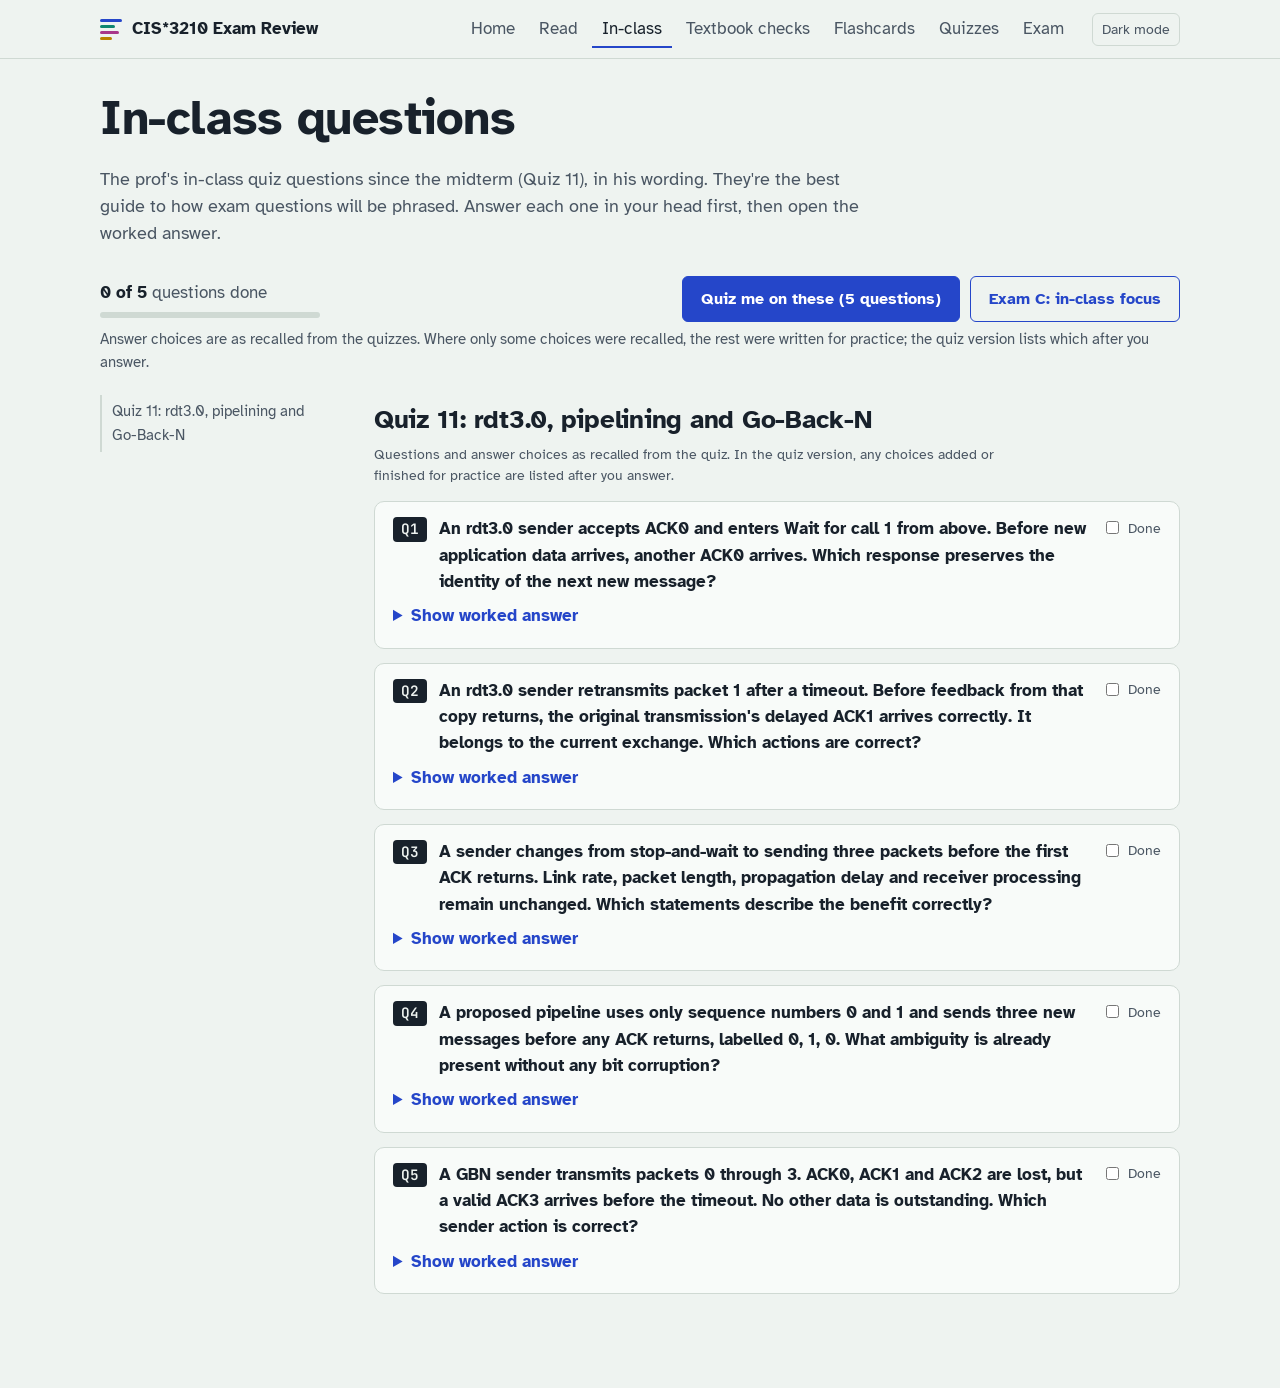
<file: review.html>
<!doctype html>
<html lang="en">
<head>
  <meta charset="utf-8">
  <meta name="viewport" content="width=device-width, initial-scale=1">
  <title>In-class questions — CIS*3210 Exam Review</title>
  <link rel="preconnect" href="https://fonts.googleapis.com">
  <link rel="preconnect" href="https://fonts.gstatic.com" crossorigin>
  <link href="https://fonts.googleapis.com/css2?family=Atkinson+Hyperlegible:wght@400;700&family=JetBrains+Mono:wght@400;600&display=swap" rel="stylesheet">
  <link rel="stylesheet" href="assets/style.css?v=20261027b">
</head>
<body data-page="review">
  <header id="site-header"></header>
  <main>
    <div class="page-head">
      <h1>In-class questions</h1>
      <p>The prof's in-class quiz questions since the midterm (Quiz 11), in his wording. They're the best guide to how exam questions will be phrased. Answer each one in your head first, then open the worked answer.</p>
    </div>

    <div class="review-bar">
      <div><strong id="done-count">0</strong> <span class="muted">questions done</span>
        <div class="fc-progress" aria-hidden="true"><span id="done-bar"></span></div></div>
      <div class="btn-row">
        <a class="btn" href="quiz.html?topic=review&amp;all=1" id="quiz-link">Quiz me on these</a>
        <a class="btn secondary" href="exam.html">Exam C: in-class focus</a>
      </div>
    </div>
    <p class="muted review-note">Answer choices are as recalled from the quizzes. Where only some choices were recalled, the rest were written for practice; the quiz version lists which after you answer.</p>

    <div class="reading">
      <nav class="toc" aria-label="Lectures"><ol id="toc"></ol></nav>
      <article class="article" id="list"></article>
    </div>
  </main>
  <script src="assets/common.js?v=20261027b"></script>
  <script src="data/review.js?v=20261027b"></script>
  <script>
  (function () {
    const S = window.Study;
    const R = window.REVIEW_BANK;

    /* Group by date, keeping the file's order (Oct 1 first). */
    const groups = [];
    R.forEach(r => {
      let g = groups.find(x => x.date === r.date);
      if (!g) { g = { date: r.date, lecture: r.lecture, items: [], note: false }; groups.push(g); }
      if (r.choiceSource) g.note = true;
      g.items.push(r);
    });
    const slug = d => d.toLowerCase().replace(/\s+/g, '-');

    document.getElementById('toc').innerHTML = groups.map(g =>
      '<li><a href="#' + slug(g.date) + '">' + S.esc(g.date) + ': ' + S.esc(g.lecture) + '</a></li>').join('');

    document.getElementById('list').innerHTML = groups.map(g =>
      '<section id="' + slug(g.date) + '"><h2>' + S.esc(g.date) + ': ' + S.esc(g.lecture) + '</h2>' +
      (g.note ? '<p class="choices-note">Questions and answer choices as recalled from the quiz. In the quiz version, any choices added or finished for practice are listed after you answer.</p>' : '') +
      g.items.map(r => {
        const right = S.correctSet(r).map(i => S.md(r.options[i]));
        return '<div class="ex" data-ex="' + r.id + '">' +
          '<div class="ex-head"><span class="ex-num">' + S.esc(r.num) + '</span><span class="ex-topic">' + S.md((r.ctx ? r.ctx + ' ' : '') + r.q) + '</span>' +
          '<label class="ex-done"><input type="checkbox"> Done</label></div>' +
          '<details><summary>Show worked answer</summary>' +
          r.worked.map(p => '<p>' + S.md(p) + '</p>').join('') +
          S.extrasHTML(Object.assign({}, r, { choicesNote: false, choiceSource: null })) +
          '<div class="ex-key"><strong>' + (S.isMulti(r) ? 'Correct choices in the quiz version:' : 'Correct choice in the quiz version:') + '</strong><ul>' +
          right.map(t => '<li>' + t + '</li>').join('') + '</ul></div>' +
          '</details></div>';
      }).join('') + '</section>').join('');

    document.getElementById('quiz-link').textContent = 'Quiz me on these (' + R.length + ' questions)';

    const exs = Array.from(document.querySelectorAll('.ex'));
    let done = new Set(S.store.get('reviewDone', []));
    function update() {
      exs.forEach(ex => { const on = done.has(ex.dataset.ex); ex.classList.toggle('is-done', on); ex.querySelector('.ex-done input').checked = on; });
      const n = exs.filter(ex => done.has(ex.dataset.ex)).length;
      document.getElementById('done-count').textContent = n + ' of ' + exs.length;
      document.getElementById('done-bar').style.width = (100 * n / exs.length) + '%';
    }
    exs.forEach(ex => ex.querySelector('.ex-done input').addEventListener('change', e => {
      if (e.target.checked) done.add(ex.dataset.ex); else done.delete(ex.dataset.ex);
      S.store.set('reviewDone', Array.from(done)); update();
    }));
    update();
  })();
  </script>
</body>
</html>
</file>
<file: assets/style.css>
/* CIS*3210 midterm study site
   Palette: celadon paper, slate ink, cobalt actions, four accent colours used for headers and series in demos. */

:root {
  --paper: #eef3f0;
  --paper-2: #f8fbf9;
  --ink: #18212b;
  --ink-2: #4a5663;
  --rule: #cfd9d3;
  --accent: #2546c9;
  --accent-ink: #ffffff;
  --accent-soft: rgba(37, 70, 201, 0.10);
  --ok: #17734f;
  --ok-soft: rgba(23, 115, 79, 0.12);
  --bad: #b1243a;
  --bad-soft: rgba(177, 36, 58, 0.10);
  --t0: #2546c9;
  --t1: #0e8570;
  --t2: #a8378a;
  --t3: #b98200;
  --code-bg: #e3ebe6;
  --chart-grid: #d6dfda;
  --chart-muted: #a3aeb8;
  --radius-s: 6px;
  --radius-m: 10px;
  --font: 'Atkinson Hyperlegible', system-ui, -apple-system, 'Segoe UI', sans-serif;
  --mono: 'JetBrains Mono', ui-monospace, 'SFMono-Regular', Menlo, Consolas, monospace;
  --measure: 70ch;
  color-scheme: light;
}

@media (prefers-color-scheme: dark) {
  :root:not([data-theme='light']) {
    --paper: #10161d; --paper-2: #161e27; --ink: #e5eaef; --ink-2: #9ba7b3; --rule: #29333e;
    --accent: #8099ff; --accent-ink: #0d1430; --accent-soft: rgba(128, 153, 255, 0.14);
    --ok: #52c493; --ok-soft: rgba(82, 196, 147, 0.14); --bad: #f27a8c; --bad-soft: rgba(242, 122, 140, 0.13);
    --t0: #8099ff; --t1: #3fc4a9; --t2: #e077c4; --t3: #e7b445;
    --code-bg: #1b252f; --chart-grid: #2a3540; --chart-muted: #6b7885;
    color-scheme: dark;
  }
}
:root[data-theme='dark'] {
  --paper: #10161d; --paper-2: #161e27; --ink: #e5eaef; --ink-2: #9ba7b3; --rule: #29333e;
  --accent: #8099ff; --accent-ink: #0d1430; --accent-soft: rgba(128, 153, 255, 0.14);
  --ok: #52c493; --ok-soft: rgba(82, 196, 147, 0.14); --bad: #f27a8c; --bad-soft: rgba(242, 122, 140, 0.13);
  --t0: #8099ff; --t1: #3fc4a9; --t2: #e077c4; --t3: #e7b445;
  --code-bg: #1b252f; --chart-grid: #2a3540; --chart-muted: #6b7885;
  color-scheme: dark;
}

* { box-sizing: border-box; }
[hidden] { display: none !important; }
html { -webkit-text-size-adjust: 100%; }
body {
  margin: 0;
  background: var(--paper);
  color: var(--ink);
  font-family: var(--font);
  font-size: 1.0625rem;
  line-height: 1.55;
}
a { color: var(--accent); text-underline-offset: 2px; }
:focus-visible { outline: 3px solid var(--accent); outline-offset: 2px; border-radius: 3px; }
code, pre { font-family: var(--mono); font-size: 0.86em; }
code { background: var(--code-bg); padding: 0.08em 0.32em; border-radius: 4px; }
pre {
  background: var(--code-bg); padding: 14px 16px; border-radius: var(--radius-s);
  overflow-x: auto; line-height: 1.5; margin: 0.8em 0;
}
pre code { background: none; padding: 0; font-size: 1em; }
h1, h2, h3 { line-height: 1.15; letter-spacing: -0.01em; }
h1 { font-size: clamp(2rem, 4.5vw, 3rem); margin: 0 0 0.4em; }
h2 { font-size: 1.6rem; margin: 2em 0 0.5em; }
h3 { font-size: 1.2rem; margin: 1.6em 0 0.4em; }
p, ul, ol { margin: 0 0 0.9em; }
li { margin-bottom: 0.25em; }
table { border-collapse: collapse; width: 100%; margin: 0.8em 0 1.2em; font-size: 0.95rem; }
th, td { text-align: left; padding: 7px 10px; border-bottom: 1px solid var(--rule); vertical-align: top; }
th { font-weight: 700; border-bottom: 2px solid var(--ink-2); }
.table-wrap { overflow-x: auto; }
.muted { color: var(--ink-2); }
.visually-hidden { position: absolute; width: 1px; height: 1px; overflow: hidden; clip: rect(0 0 0 0); white-space: nowrap; }

/* ---------- Header ---------- */
.site-header {
  border-bottom: 1px solid var(--rule);
  background: var(--paper);
  position: sticky; top: 0; z-index: 20;
}
.site-header .inner {
  max-width: 1120px; margin: 0 auto; padding: 10px 20px;
  display: flex; align-items: center; gap: 18px; flex-wrap: wrap;
}
.brand { font-weight: 700; color: var(--ink); text-decoration: none; margin-right: auto; display: flex; align-items: center; gap: 10px; }
.brand-mark { display: inline-grid; gap: 3px; width: 22px; }
.brand-mark span { display: block; height: 3px; border-radius: 2px; }
.brand-mark span:nth-child(1) { background: var(--t0); width: 100%; }
.brand-mark span:nth-child(2) { background: var(--t1); width: 70%; }
.brand-mark span:nth-child(3) { background: var(--t2); width: 85%; }
.brand-mark span:nth-child(4) { background: var(--t3); width: 55%; }
.site-nav { display: flex; gap: 4px; flex-wrap: wrap; }
.site-nav a {
  color: var(--ink-2); text-decoration: none; padding: 6px 10px; border-radius: var(--radius-s);
}
.site-nav a:hover { color: var(--ink); background: var(--accent-soft); }
.site-nav a[aria-current='page'] { color: var(--ink); box-shadow: inset 0 -2px 0 var(--accent); border-radius: 0; }
.theme-toggle {
  background: none; border: 1px solid var(--rule); color: var(--ink-2); border-radius: var(--radius-s);
  padding: 5px 9px; cursor: pointer; font: inherit; font-size: 0.85rem;
}

/* ---------- Page frame ---------- */
main { max-width: 1120px; margin: 0 auto; padding: 32px 20px 80px; }
.page-head { max-width: var(--measure); margin-bottom: 28px; }
.page-head p { color: var(--ink-2); font-size: 1.1rem; }

/* ---------- Buttons & controls ---------- */
.btn {
  display: inline-flex; align-items: center; justify-content: center; gap: 8px;
  font: inherit; font-weight: 700; font-size: 0.98rem;
  padding: 10px 18px; border-radius: var(--radius-s); cursor: pointer;
  border: 1px solid var(--accent); background: var(--accent); color: var(--accent-ink);
  text-decoration: none;
}
.btn:hover { filter: brightness(1.08); }
.btn.secondary { background: transparent; color: var(--accent); }
.btn.quiet { background: transparent; color: var(--ink-2); border-color: var(--rule); font-weight: 400; }
.btn:disabled { opacity: 0.45; cursor: not-allowed; filter: none; }
.btn-row { display: flex; gap: 10px; flex-wrap: wrap; align-items: center; }
.chip-row { display: flex; gap: 8px; flex-wrap: wrap; margin: 0 0 18px; }
.chip {
  font: inherit; font-size: 0.9rem; padding: 6px 12px; border-radius: 999px; cursor: pointer;
  border: 1px solid var(--rule); background: var(--paper-2); color: var(--ink);
}
.chip[aria-pressed='true'] { background: var(--ink); color: var(--paper); border-color: var(--ink); }
label.inline { display: inline-flex; align-items: center; gap: 8px; color: var(--ink-2); font-size: 0.95rem; }
select { font: inherit; padding: 6px 8px; border-radius: var(--radius-s); border: 1px solid var(--rule); background: var(--paper-2); color: var(--ink); }

/* ---------- Home ---------- */
.hero { display: grid; grid-template-columns: minmax(0, 1fr) minmax(0, 1fr); gap: 40px; align-items: center; margin: 12px 0 44px; }
.hero h1 { margin-bottom: 0.25em; }
.hero .when { font-size: 1.25rem; color: var(--ink-2); margin-bottom: 1.2em; }
.countdown { font-size: 1.05rem; }
.countdown strong { font-size: 1.6rem; color: var(--ink); }
.lanes-caption { color: var(--ink-2); font-size: 0.95rem; margin-top: 16px; }

.study-list { list-style: none; padding: 0; margin: 0; border-top: 1px solid var(--rule); }
.study-list li { margin: 0; border-bottom: 1px solid var(--rule); }
.study-list a {
  display: grid; grid-template-columns: minmax(160px, 220px) 1fr auto; gap: 20px; align-items: baseline;
  padding: 18px 4px; color: var(--ink); text-decoration: none;
}
.study-list a:hover { background: var(--accent-soft); }
.study-list .name { font-weight: 700; font-size: 1.2rem; color: var(--accent); }
.study-list .desc { color: var(--ink-2); }
.study-list .stat { font-size: 0.92rem; color: var(--ink-2); white-space: nowrap; }
.home-grid { display: grid; grid-template-columns: minmax(0, 1.6fr) minmax(0, 1fr); gap: 48px; }
.facts dt { font-weight: 700; margin-top: 12px; }
.facts dd { margin: 2px 0 0; color: var(--ink-2); }

/* ---------- Reading ---------- */
.reading { display: grid; grid-template-columns: 230px minmax(0, 1fr); gap: 44px; }
.toc { position: sticky; top: 76px; align-self: start; max-height: calc(100vh - 96px); overflow-y: auto; font-size: 0.93rem; }
.toc ol { list-style: none; padding: 0; margin: 0; }
.toc a { display: block; padding: 5px 10px; color: var(--ink-2); text-decoration: none; border-left: 2px solid var(--rule); }
.toc a:hover { color: var(--ink); }
.toc a.active { color: var(--ink); border-left-color: var(--accent); font-weight: 700; }
.article { max-width: 76ch; }
.article section { scroll-margin-top: 80px; }
.article h2 { padding-top: 10px; border-top: 1px solid var(--rule); }
.article h2:first-of-type { border-top: 0; margin-top: 0; }
.source { color: var(--ink-2); font-size: 0.95rem; margin-top: -0.3em; }
.lead { font-size: 1.12rem; }
.callout { border-left: 3px solid var(--accent); background: var(--accent-soft); padding: 10px 14px; border-radius: 0 var(--radius-s) var(--radius-s) 0; margin: 1em 0; }
.formula { font-family: var(--mono); font-size: 0.95rem; background: var(--paper-2); border: 1px solid var(--rule); padding: 10px 14px; border-radius: var(--radius-s); margin: 0.6em 0 1em; }

/* ---------- Flashcards ---------- */
.fc-wrap { max-width: 720px; }
.fc-meta { display: flex; justify-content: space-between; color: var(--ink-2); font-size: 0.95rem; margin-bottom: 10px; }
.card-stage { perspective: 1400px; margin-bottom: 16px; }
.flashcard {
  position: relative; width: 100%; min-height: 300px; cursor: pointer; border: 0; padding: 0; background: none;
  transform-style: preserve-3d; transition: transform 0.45s cubic-bezier(.3,.7,.3,1); font: inherit; color: inherit; text-align: left;
}
.flashcard.flipped { transform: rotateY(180deg); }
.face {
  position: absolute; inset: 0; backface-visibility: hidden; -webkit-backface-visibility: hidden;
  background: var(--paper-2); border: 1px solid var(--rule); border-radius: var(--radius-m);
  padding: 28px 30px; display: flex; flex-direction: column; justify-content: center;
}
.face .topic-tag { position: absolute; top: 16px; left: 30px; font-size: 0.85rem; color: var(--ink-2); }
.face .hint { position: absolute; bottom: 14px; right: 20px; font-size: 0.82rem; color: var(--ink-2); }
.face.front .text { font-size: clamp(1.4rem, 3.2vw, 1.9rem); font-weight: 700; line-height: 1.25; }
.face.back { transform: rotateY(180deg); border-color: var(--accent); }
.face.back .text { font-size: 1.15rem; line-height: 1.5; }
.fc-progress { height: 6px; background: var(--rule); border-radius: 4px; overflow: hidden; margin: 6px 0 18px; }
.fc-progress span { display: block; height: 100%; background: var(--ok); width: 0; transition: width 0.3s; }
.kbd { font-family: var(--mono); font-size: 0.8rem; border: 1px solid var(--rule); border-bottom-width: 2px; border-radius: 4px; padding: 1px 6px; }

/* ---------- Questions (quiz + exam) ---------- */
.qcard { max-width: 780px; }
.q-meta { color: var(--ink-2); font-size: 0.92rem; margin-bottom: 8px; display: flex; gap: 14px; flex-wrap: wrap; }
.q-context {
  white-space: pre-line; font-size: 0.97rem; color: var(--ink); background: var(--accent-soft);
  border-left: 3px solid var(--accent); border-radius: 0 var(--radius-s) var(--radius-s) 0;
  padding: 10px 14px; margin: 0 0 12px; line-height: 1.5;
}
.q-text { font-size: 1.15rem; font-weight: 700; margin-bottom: 12px; line-height: 1.4; }
.q-text code { font-weight: 400; }
.options { list-style: none; padding: 0; margin: 12px 0; display: grid; gap: 8px; }
.option {
  display: grid; grid-template-columns: 28px 1fr; gap: 10px; align-items: start; width: 100%;
  text-align: left; font: inherit; color: var(--ink); cursor: pointer;
  background: var(--paper-2); border: 1px solid var(--rule); border-radius: var(--radius-s); padding: 11px 14px;
}
.option:hover:not(:disabled) { border-color: var(--accent); }
.option .letter {
  width: 26px; height: 26px; border-radius: 50%; border: 1px solid var(--ink-2); display: grid; place-items: center;
  font-size: 0.85rem; font-weight: 700; color: var(--ink-2);
}
.option[aria-checked='true'] { border-color: var(--accent); background: var(--accent-soft); }
.option[aria-checked='true'] .letter { background: var(--accent); border-color: var(--accent); color: var(--accent-ink); }
.option.correct { border-color: var(--ok); background: var(--ok-soft); }
.option.correct .letter { background: var(--ok); border-color: var(--ok); color: var(--paper); }
.option.wrong { border-color: var(--bad); background: var(--bad-soft); }
.option.wrong .letter { background: var(--bad); border-color: var(--bad); color: var(--paper); }
.option:disabled { cursor: default; }
.feedback { border-radius: var(--radius-s); padding: 12px 14px; margin: 10px 0 16px; }
.feedback.ok { background: var(--ok-soft); border-left: 3px solid var(--ok); }
.feedback.no { background: var(--bad-soft); border-left: 3px solid var(--bad); }
.feedback strong { display: block; margin-bottom: 2px; }
.chart { margin: 8px 0 14px; background: var(--paper-2); border: 1px solid var(--rule); border-radius: var(--radius-s); padding: 8px; }
.chart svg { display: block; width: 100%; height: auto; }
.progress-line { height: 4px; background: var(--rule); border-radius: 3px; margin: 0 0 22px; overflow: hidden; }
.progress-line span { display: block; height: 100%; background: var(--accent); transition: width 0.25s; }

.topic-picker { list-style: none; padding: 0; margin: 0 0 24px; border-top: 1px solid var(--rule); max-width: 780px; }
.topic-picker li { border-bottom: 1px solid var(--rule); margin: 0; }
.topic-picker button {
  width: 100%; display: grid; grid-template-columns: 1fr auto auto; gap: 18px; align-items: baseline;
  background: none; border: 0; padding: 14px 6px; font: inherit; color: var(--ink); cursor: pointer; text-align: left;
}
.topic-picker button:hover { background: var(--accent-soft); }
.topic-picker .t-name { font-weight: 700; }
.topic-picker .t-count, .topic-picker .t-best { color: var(--ink-2); font-size: 0.92rem; white-space: nowrap; }

.score-big { font-size: clamp(2.6rem, 7vw, 4rem); font-weight: 700; line-height: 1; margin: 0.1em 0 0.15em; }
.breakdown td:last-child, .breakdown th:last-child { text-align: right; }
.bar-cell { width: 40%; }
.mini-bar { height: 8px; background: var(--rule); border-radius: 4px; overflow: hidden; }
.mini-bar span { display: block; height: 100%; background: var(--accent); }

/* ---------- Exam ---------- */
.exam-layout { display: grid; grid-template-columns: minmax(0, 1fr) 250px; gap: 36px; align-items: start; }
.exam-side { position: sticky; top: 76px; }
.timer { font-family: var(--mono); font-size: 2rem; font-weight: 700; letter-spacing: 0.02em; }
.timer.low { color: var(--bad); }
.pace { color: var(--ink-2); font-size: 0.9rem; margin-bottom: 14px; }
.qgrid { display: grid; grid-template-columns: repeat(5, 1fr); gap: 5px; margin: 12px 0 16px; }
.qgrid button {
  font: inherit; font-size: 0.82rem; padding: 6px 0; border-radius: 4px; cursor: pointer;
  border: 1px solid var(--rule); background: var(--paper-2); color: var(--ink-2); position: relative;
}
.qgrid button.answered { background: var(--ink); color: var(--paper); border-color: var(--ink); }
.qgrid button.flagged::after { content: ''; position: absolute; top: 2px; right: 2px; width: 6px; height: 6px; border-radius: 50%; background: var(--t3); }
.qgrid button.current { outline: 2px solid var(--accent); outline-offset: 1px; }
.qgrid button.right { background: var(--ok); border-color: var(--ok); color: var(--paper); }
.qgrid button.miss { background: var(--bad); border-color: var(--bad); color: var(--paper); }
.legend { font-size: 0.82rem; color: var(--ink-2); display: grid; gap: 4px; margin-bottom: 14px; }
.grid-toggle { display: none; }
.flag-btn[aria-pressed='true'] { border-color: var(--t3); color: var(--ink); }
.exam-q { padding: 4px 0 26px; border-bottom: 1px solid var(--rule); margin-bottom: 26px; scroll-margin-top: 84px; }
.start-panel { max-width: var(--measure); }
.rules { padding-left: 1.2em; }


/* ---------- Reading demos ---------- */
.demo {
  margin: 1.4em 0 1.8em; padding: 16px 18px 12px; background: var(--paper-2);
  border: 1px solid var(--rule); border-left: 4px solid var(--accent); border-radius: var(--radius-m);
}
.demo-head { display: flex; flex-wrap: wrap; gap: 4px 12px; align-items: baseline; margin-bottom: 10px; }
.demo-title { font-weight: 700; font-size: 1.05rem; }
.demo-sub { color: var(--ink-2); font-size: 0.93rem; }
.demo-modes { display: flex; flex-wrap: wrap; gap: 6px; margin-bottom: 10px; }
.demo-modes:empty { display: none; }
.demo-stage svg { display: block; width: 100%; height: auto; }
.demo-controls { display: flex; flex-wrap: wrap; gap: 8px 14px; align-items: center; margin-top: 10px; }
.demo-btn {
  font: inherit; font-size: 0.9rem; padding: 6px 12px; border-radius: var(--radius-s); cursor: pointer;
  border: 1px solid var(--rule); background: var(--paper); color: var(--ink);
}
.demo-btn:hover { border-color: var(--accent); }
.demo-btn.primary { background: var(--accent); border-color: var(--accent); color: var(--accent-ink); font-weight: 700; }
.demo-btn.seg { border-radius: 999px; font-size: 0.86rem; padding: 5px 12px; }
.demo-btn.seg[aria-pressed='true'] { background: var(--ink); color: var(--paper); border-color: var(--ink); }
.demo-slider { display: inline-flex; flex-direction: column; gap: 2px; font-size: 0.9rem; color: var(--ink-2); min-width: 180px; }
.demo-slider strong { color: var(--ink); }
.demo-slider input { accent-color: var(--accent); width: 100%; }
.demo-check { display: inline-flex; align-items: center; gap: 6px; font-size: 0.9rem; color: var(--ink-2); }
.demo-readout { margin: 10px 0 0; font-size: 0.95rem; min-height: 1.5em; }

@media (max-width: 520px) {
  .demo { padding: 12px 12px 10px; }
}


/* ---------- Review exercises ---------- */
.review-bar { display: flex; flex-wrap: wrap; gap: 14px 28px; align-items: center; justify-content: space-between; max-width: 1080px; margin-bottom: 6px; }
.review-bar .fc-progress { width: 220px; margin: 6px 0 0; }
.review-note { font-size: 0.92rem; margin: 0 0 22px; }
.ex { border: 1px solid var(--rule); border-radius: var(--radius-m); background: var(--paper-2); padding: 14px 18px; margin: 0 0 14px; }
.ex.is-done { border-left: 4px solid var(--ok); }
.ex.optional .ex-num { background: transparent; color: var(--ink-2); border: 1px dashed var(--ink-2); }
.ex-head { display: flex; flex-wrap: wrap; align-items: baseline; gap: 6px 12px; }
.ex-num { font-family: var(--mono); font-weight: 600; font-size: 0.9rem; background: var(--ink); color: var(--paper); border-radius: 4px; padding: 1px 8px; }
.ex-topic { font-weight: 700; flex: 1; min-width: 200px; }
.ex-done { font-size: 0.9rem; color: var(--ink-2); display: inline-flex; gap: 6px; align-items: center; cursor: pointer; }
.ex-done input { accent-color: var(--ok); }
.ex-prompt { color: var(--ink-2); margin: 8px 0 6px; }
.ex details { margin-top: 4px; }
.ex summary { cursor: pointer; color: var(--accent); font-weight: 700; padding: 4px 0; }
.ex details[open] summary { margin-bottom: 6px; }
.ex details > :last-child { margin-bottom: 0; }

/* ---------- Responsive ---------- */
@media (max-width: 880px) {
  .hero, .home-grid { grid-template-columns: 1fr; gap: 28px; }
  .reading { grid-template-columns: minmax(0, 1fr); }
  .toc { position: static; max-height: none; border-bottom: 1px solid var(--rule); padding-bottom: 12px; }
  .toc ol { display: flex; flex-wrap: wrap; gap: 4px; }
  .toc a { border-left: 0; border-bottom: 2px solid transparent; padding: 4px 8px; }
  .exam-layout { grid-template-columns: minmax(0, 1fr); gap: 16px; }
  .exam-side { order: -1; position: sticky; top: 0; background: var(--paper); z-index: 5; padding: 10px 0; border-bottom: 1px solid var(--rule); }
  .exam-side .btn-row { margin-bottom: 0 !important; }
  .grid-toggle { display: inline-flex; }
  .pace { margin-bottom: 8px; }
  .exam-side .qgrid, .exam-side .legend { display: none; }
  .exam-side.open .qgrid { display: grid; grid-template-columns: repeat(10, 1fr); }
  .timer { font-size: 1.4rem; }
  .study-list a { grid-template-columns: 1fr; gap: 4px; }
}
@media (max-width: 880px) {
  .site-header { position: static; }
  .site-header .inner { flex-wrap: nowrap; gap: 10px; }
  .brand { margin-right: 0; white-space: nowrap; }
  .site-nav { flex-wrap: nowrap; overflow-x: auto; flex: 1; scrollbar-width: none; }
  .site-nav a { white-space: nowrap; }
  .toc { top: 0; }
}
@media (max-width: 520px) {
  main { padding: 22px 16px 60px; }
  .site-header .inner { padding: 8px 12px; gap: 6px; flex-wrap: wrap; }
  .site-nav { order: 3; flex-basis: 100%; }
  .site-nav a { padding: 5px 7px; font-size: 0.92rem; }
  .brand-text-long { display: none; }
  .face { padding: 24px 20px; }
  .flashcard { min-height: 340px; }
}

@media (prefers-reduced-motion: reduce) {
  *, *::before, *::after { animation: none !important; transition: none !important; }
}

@media print {
  .site-header, .toc, .theme-toggle { display: none; }
  .reading { display: block; }
  body { background: #fff; color: #000; }
}
.ex pre { margin: 6px 0 10px; font-size: 13px; }
.ex details.ctx-fold summary { color: var(--ink-2); font-weight: 600; font-size: 14px; }
.ex details.ctx-fold { margin: 2px 0 8px; }


/* ===================== CIS*3210 additions ===================== */

/* Hero: a message gaining headers */
.stack { margin: 0; display: grid; gap: 10px; }
.stack-row { display: grid; grid-template-columns: 92px 1fr 72px; gap: 10px; align-items: center; }
.stack-name { font-family: var(--mono); font-size: 0.8rem; color: var(--ink-2); }
.stack-unit { font-size: 0.85rem; color: var(--ink-2); }
.stack-pkt { display: flex; justify-content: flex-end; gap: 3px; }
.stack-pkt .b {
  display: inline-grid; place-items: center; height: 30px; border-radius: 5px; color: var(--paper);
  font-family: var(--mono); font-weight: 600; font-size: 0.85rem; width: 46px;
}
.stack-pkt .b.m { background: var(--ink); width: 72px; }
.stack-pkt .b.ht { background: var(--t0); }
.stack-pkt .b.hn { background: var(--t1); }
.stack-pkt .b.hl { background: var(--t2); }
.stack-row:nth-of-type(2) .ht, .stack-row:nth-of-type(3) .hn, .stack-row:nth-of-type(4) .hl { animation: wrap-in 0.7s cubic-bezier(.3,.7,.3,1) both; }
.stack-row:nth-of-type(2) .ht { animation-delay: 0.3s; }
.stack-row:nth-of-type(3) .hn { animation-delay: 0.8s; }
.stack-row:nth-of-type(4) .hl { animation-delay: 1.3s; }
@keyframes wrap-in { from { opacity: 0; transform: translateX(-28px); } to { opacity: 1; transform: none; } }

/* Questions: source line, select-all note, checkbox-style options */
.q-src { font-size: 0.88rem; color: var(--accent); font-weight: 700; margin: 0 0 6px; }
.multi-note { font-size: 0.9rem; color: var(--ink-2); font-style: italic; margin: -4px 0 4px; }
.option.multi .letter { border-radius: 5px; }
.option.missed { border-color: var(--ok); border-style: dashed; background: transparent; }
.option.missed .letter { border-color: var(--ok); color: var(--ok); }
.option.missed::after { content: 'missed'; grid-column: 2; font-size: 0.8rem; color: var(--ok); font-weight: 700; }

/* In-class question answers */
.ex-key { border-top: 1px solid var(--rule); margin-top: 10px; padding-top: 8px; font-size: 0.95rem; }
.ex-key ul { margin: 4px 0 0; padding-left: 1.2em; }
.ex .ex-topic code { font-weight: 400; }

/* Bullet-first notes on the Read page */
ul.notes { padding-left: 1.1em; margin: 0.6em 0 1em; }
ul.notes > li { margin: 0 0 0.7em; }
ul.notes ul { padding-left: 1.2em; margin: 0.25em 0 0; }
ul.notes ul li { margin-bottom: 0.2em; }
li.formula { list-style: none; margin-left: -1.2em; font-family: var(--mono); font-size: 0.95rem; background: var(--paper-2); border: 1px solid var(--rule); padding: 6px 12px; border-radius: var(--radius-s); width: fit-content; max-width: 100%; }
.code-pair { display: grid; grid-template-columns: minmax(0, 1fr) minmax(0, 1fr); gap: 12px; margin: 0.6em 0 1em; }
.code-pair pre { margin: 0; font-size: 0.8em; }
@media (max-width: 760px) { .code-pair { grid-template-columns: minmax(0, 1fr); } }

/* Demo additions */
.demo-seg { display: flex; flex-wrap: wrap; gap: 6px; }
.demo-modes { gap: 10px 16px; }
.demo-stage code { background: none; padding: 0; }
.ck { display: grid; grid-template-columns: minmax(0, 1fr) minmax(0, 1fr); gap: 18px; }
.ck-h { font-weight: 700; margin-bottom: 6px; }
.ck-row { display: flex; justify-content: space-between; gap: 10px; padding: 3px 8px; border-radius: 4px; font-size: 0.9rem; }
.ck-row span { color: var(--ink-2); }
.ck-row code { font-size: 0.92rem; letter-spacing: 0.04em; background: none; padding: 0; }
.ck-note { opacity: 0.8; }
.ck-note span { padding-left: 12px; }
.ck-total { border-top: 1px solid var(--ink-2); margin-top: 4px; font-weight: 700; }
.ck-total span { color: var(--ink); }
.ck-bad { background: var(--bad-soft); }
.ck-verdict { margin-top: 8px; padding: 6px 10px; border-radius: var(--radius-s); font-weight: 700; font-size: 0.92rem; }
.ck-verdict.ok { background: var(--ok-soft); color: var(--ok); }
.ck-verdict.no { background: var(--bad-soft); color: var(--bad); }
@media (max-width: 620px) {
  .ck { grid-template-columns: minmax(0, 1fr); }
  .ck-row code { font-size: 0.82rem; letter-spacing: 0; }
}
@media (max-width: 880px) {
  .stack-row { grid-template-columns: 78px 1fr 64px; }
}
@media (max-width: 420px) {
  .stack-pkt .b { width: 36px; font-size: 0.78rem; }
  .stack-pkt .b.m { width: 48px; }
  .stack-row { grid-template-columns: 70px 1fr; }
  .stack-unit { display: none; }
}

/* Textbook knowledge checks */
.kc-note { max-width: 860px; margin: 8px 0 8px; }
.kc-note p { margin: 0 0 0.5em; font-size: 0.95rem; }
.kc-note p:last-child { margin-bottom: 0; }
.kc-list { list-style: none; padding: 0; margin: 0 0 8px; max-width: 860px; }
.kc-row { display: grid; grid-template-columns: auto minmax(0, 1fr) auto; gap: 6px 14px; align-items: baseline; border: 1px solid var(--rule); border-radius: var(--radius-m); background: var(--paper-2); padding: 12px 16px; margin: 0 0 10px; }
.kc-row.is-done { border-left: 4px solid var(--ok); }
.kc-title { font-weight: 700; }
.kc-what { color: var(--ink-2); font-size: 0.95rem; margin-top: 2px; }
.kc-local { font-size: 0.9rem; margin-top: 4px; }
@media (max-width: 520px) { .kc-row { grid-template-columns: auto minmax(0, 1fr); } .kc-row .ex-done { grid-column: 2; } }
.table-note { font-size: 0.88rem; margin-top: -0.6em; }

/* Per-choice explanations on select-all questions */
.opt-why { display: block; margin-top: 4px; font-size: 0.9rem; color: var(--ink-2); }
.option.missed::after { content: none; }
.option.missed .opt-why::before { content: 'Missed. '; color: var(--ok); font-weight: 700; }
.why-list { font-size: 0.93rem; padding-left: 1.2em; }
.why-list li { margin-bottom: 0.3em; }

/* ---------- Question readability (quizzes and exam) ---------- */
.q-meta { font-size: 0.86rem; margin-bottom: 10px; }
.q-src { font-size: 0.85rem; margin-bottom: 8px; }
.q-scenario {
  background: var(--paper-2); border: 1px solid var(--rule); border-radius: var(--radius-s);
  padding: 12px 16px; margin: 0 0 14px; font-size: 1rem; line-height: 1.6; color: var(--ink);
}
.q-scenario p { margin: 0; }
.q-scenario pre { margin: 10px 0 0; background: var(--code-bg); }
.q-scenario p + pre { margin-top: 10px; }
.q-scenario > pre:first-child { margin-top: 0; }
.q-text { font-size: 1.12rem; font-weight: 400; line-height: 1.6; margin-bottom: 6px; color: var(--ink); }
.q-text strong, .q-scenario strong { font-weight: 700; }
.multi-note { margin: 2px 0 6px; font-size: 0.88rem; }
.options { gap: 12px; margin: 16px 0 18px; }
.option { padding: 12px 16px; line-height: 1.5; }
.option .letter { margin-top: 1px; }
.opt-why { border-top: 1px dashed var(--rule); padding-top: 6px; margin-top: 8px; line-height: 1.45; }
.feedback { line-height: 1.55; padding: 14px 16px; }
.feedback strong { margin-bottom: 4px; }
.exam-q { padding-bottom: 30px; margin-bottom: 30px; }
@media (max-width: 520px) {
  .q-text { font-size: 1.05rem; }
  .q-scenario { padding: 10px 12px; }
  .option { padding: 10px 12px; }
}

/* ---------- Textbook checks: practice-first layout ---------- */
.kc-row { grid-template-columns: auto minmax(0, 1fr); }
.kc-title { font-weight: 700; font-size: 1.05rem; }
.kc-status { display: block; font-size: 0.88rem; color: var(--ink-2); margin-top: 6px; }
.kc-status.done { color: var(--ok); font-weight: 700; }
.kc-actions { display: flex; flex-wrap: wrap; align-items: center; gap: 8px 14px; margin-top: 10px; }
.kc-actions .btn { padding: 8px 16px; font-size: 0.95rem; }
.kc-official { font-size: 0.9rem; }
.kc-warn { font-size: 0.82rem; color: var(--ink-2); margin-left: -8px; }
.kc-warn::before { content: '('; } .kc-warn::after { content: ')'; }
.origin-tag { font-size: 0.8rem; font-weight: 700; color: var(--accent); border: 1px solid var(--accent); border-radius: 999px; padding: 1px 8px; }
.origin-tag.bank { color: var(--ink-2); border-color: var(--rule); }
/* Matching questions */
.match { display: grid; gap: 12px; margin: 16px 0 18px; }
.match-row { display: grid; grid-template-columns: minmax(0, 0.8fr) minmax(0, 1.2fr); gap: 8px 14px; align-items: center; background: var(--paper-2); border: 1px solid var(--rule); border-radius: var(--radius-s); padding: 10px 14px; }
.match-left { font-weight: 700; }
.match-row select { width: 100%; padding: 8px; line-height: 1.4; }
.match-why { grid-column: 1 / -1; font-size: 0.9rem; color: var(--ink-2); line-height: 1.45; }
.match-why:empty { display: none; }
.match-row.ok { border-color: var(--ok); background: var(--ok-soft); }
.match-row.no { border-color: var(--bad); background: var(--bad-soft); }
.miss-note { color: var(--bad); }
@media (max-width: 620px) { .match-row { grid-template-columns: minmax(0, 1fr); } }

/* ---------- Read page: collapsible subsections ---------- */
.notes-bar { margin-top: 6px; }
.notes-bar .btn { padding: 6px 12px; font-size: 0.9rem; }
.notes-bar .muted { font-size: 0.9rem; }
li.collapsible { list-style: none; margin-left: -1.1em; }
.notes-toggle {
  font: inherit; color: var(--ink); background: none; border: 0; padding: 2px 0; cursor: pointer; text-align: left;
  display: inline-flex; align-items: baseline; gap: 8px;
}
.notes-toggle::before { content: '▾'; color: var(--accent); font-size: 0.9em; width: 0.9em; display: inline-block; transition: transform 0.15s; }
.notes-toggle[aria-expanded='false']::before { transform: rotate(-90deg); }
.notes-toggle:hover { color: var(--accent); }
li.collapsible > ul { margin-left: 0.2em; }
.match-row { grid-template-columns: minmax(0, 1fr); gap: 6px; }

/* ---------- Knowledge Check practice ---------- */
details.kc-note summary { cursor: pointer; padding: 2px 0; }
details.kc-note[open] summary { margin-bottom: 8px; }
.fid-key { list-style: none; padding: 0; margin: 0 0 0.6em; font-size: 0.93rem; }
.fid-key li { margin: 0 0 6px; }
.fid-key .fid-tag { margin-right: 6px; }
.fid-tag { display: inline-block; font-size: 0.78rem; font-weight: 700; border-radius: 999px; padding: 1px 8px; border: 1px solid; white-space: nowrap; }
.fid-tag.full { color: var(--ok); border-color: var(--ok); }
.fid-tag.pool { color: var(--t1); border-color: var(--t1); }
.fid-tag.setup, .fid-tag.answer { color: var(--t3); border-color: var(--t3); }
.kc-online { font-weight: 400; color: var(--ink-2); font-size: 0.92rem; }
.kc-outside { display: inline-block; font-weight: 700; font-size: 0.75rem; color: var(--t3); border: 1px solid var(--t3); border-radius: 999px; padding: 0 8px; margin-left: 4px; vertical-align: 2px; }
.q-concept { margin: 6px 0 2px; font-size: 0.92rem; }
.key-note { margin: 12px 0 14px; padding: 10px 14px; border-left: 4px solid var(--t3); background: var(--paper-2); border-radius: var(--radius-s); font-size: 0.95rem; }
.kc-fig { margin: 10px 0 4px; overflow-x: auto; }
.kc-fig svg { display: block; width: 100%; max-width: 640px; height: auto; }
.kc-fig text { fill: var(--ink); font-family: var(--font); font-size: 15px; }
.kc-fig text.f-small { fill: var(--ink-2); font-size: 14px; }
.kc-fig .f-box { fill: var(--paper-2); stroke: var(--ink-2); stroke-width: 1.5; }
.kc-fig .f-line { stroke: var(--ink-2); stroke-width: 2; }
table.fsm { border-collapse: collapse; font-size: 0.88rem; min-width: 520px; }
table.fsm caption { text-align: left; color: var(--ink-2); font-size: 0.85rem; padding-bottom: 6px; }
table.fsm th, table.fsm td { border: 1px solid var(--rule); padding: 4px 8px; text-align: left; vertical-align: top; }
table.fsm thead th { background: var(--code-bg); }
table.fsm tbody th { font-family: var(--mono); }
#not-included { max-width: 860px; margin-top: 28px; }
#not-included .notes { font-size: 0.93rem; }

.q-scenario p + p { margin-top: 0.35em; }

/* ---------- In-class follow-ups ---------- */
.followups { margin-top: 12px; padding: 10px 14px; border-left: 4px solid var(--t1); background: var(--paper-2); border-radius: var(--radius-s); }
.followups-h { margin: 0 0 6px; font-weight: 700; }
.followup + .followup { margin-top: 10px; }
.followup p { margin: 0 0 0.4em; }
.followup p:last-child { margin-bottom: 0; }
.followup-q { color: var(--ink-2); font-size: 0.93rem; }
.followup-q q { font-style: italic; }
.choices-note { font-size: 0.88rem; color: var(--ink-2); margin: 10px 0 0; }
section > .choices-note { margin: -4px 0 14px; max-width: 70ch; }

/* Exam review additions */
.hero-fig { margin: 0; }
.hero-fig svg { display: block; width: 100%; max-width: 430px; height: auto; }
.answer-fig svg { max-width: 760px; }
</file>
